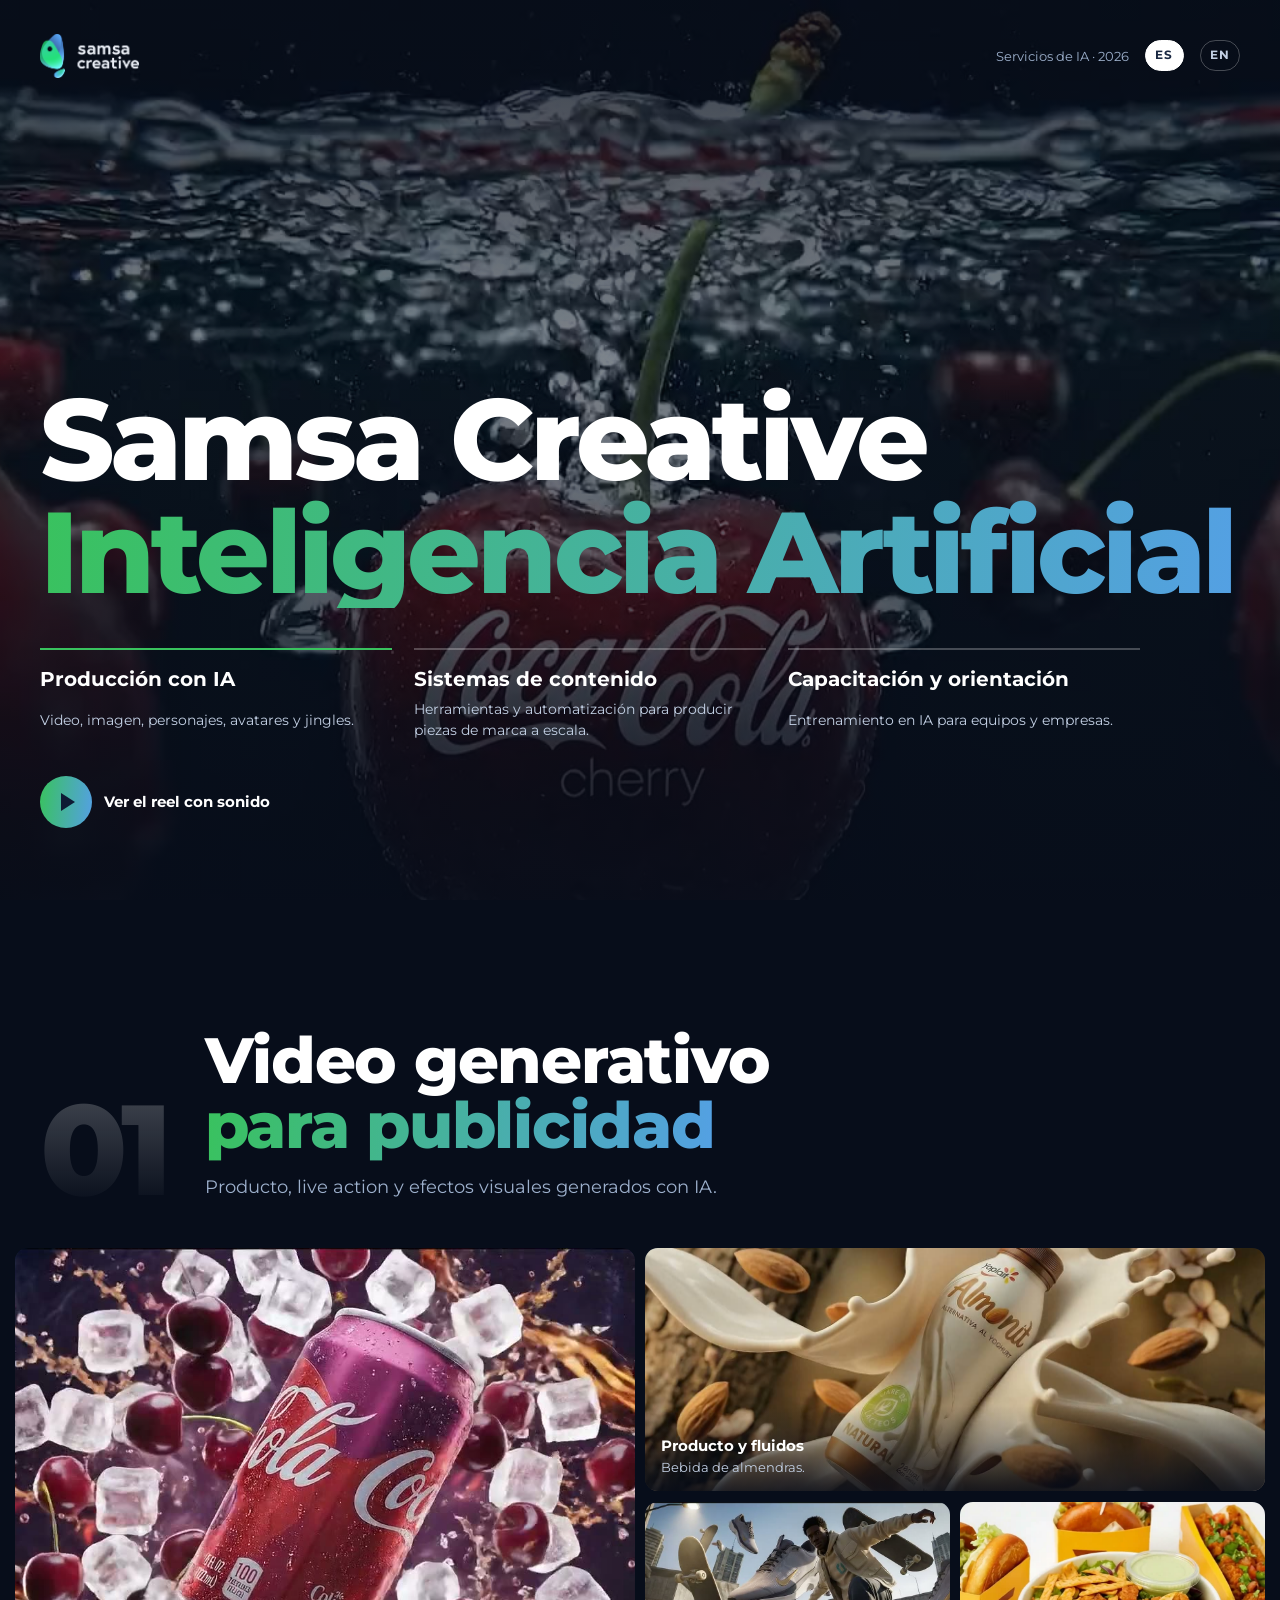
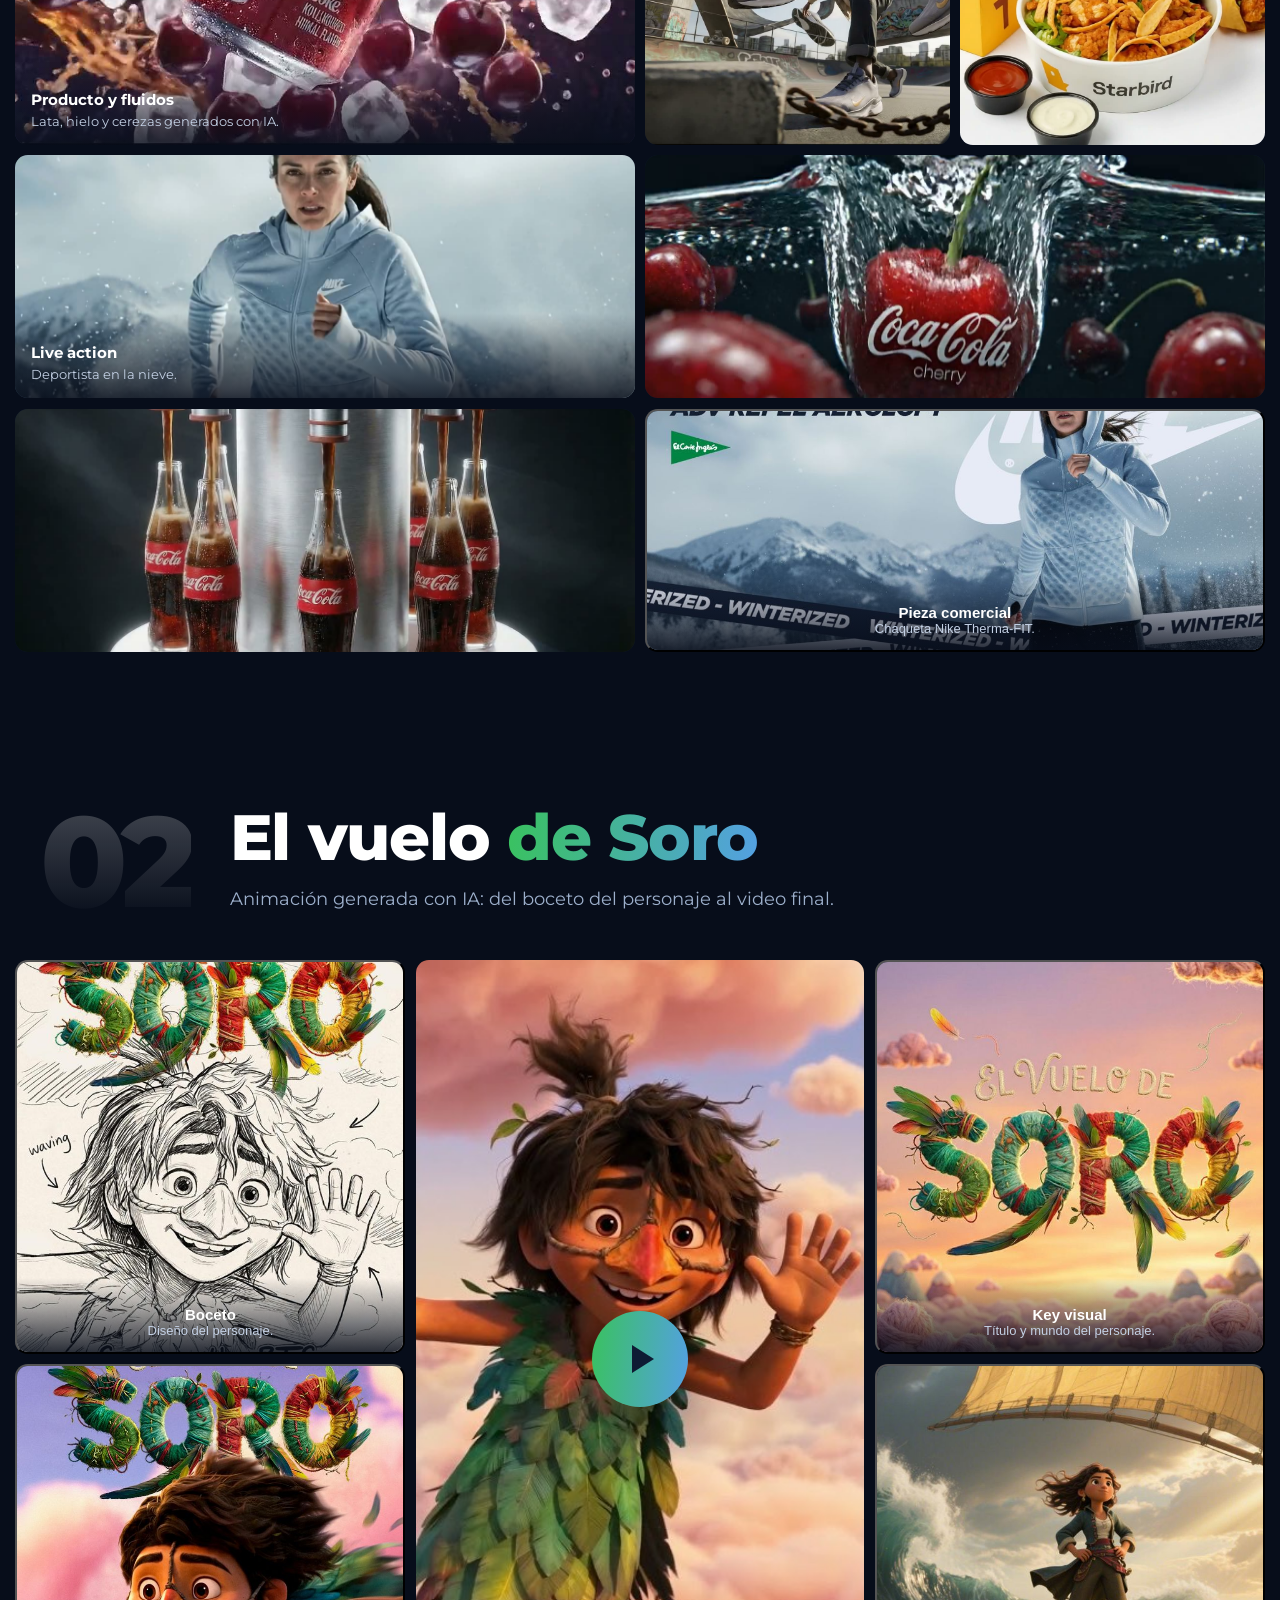
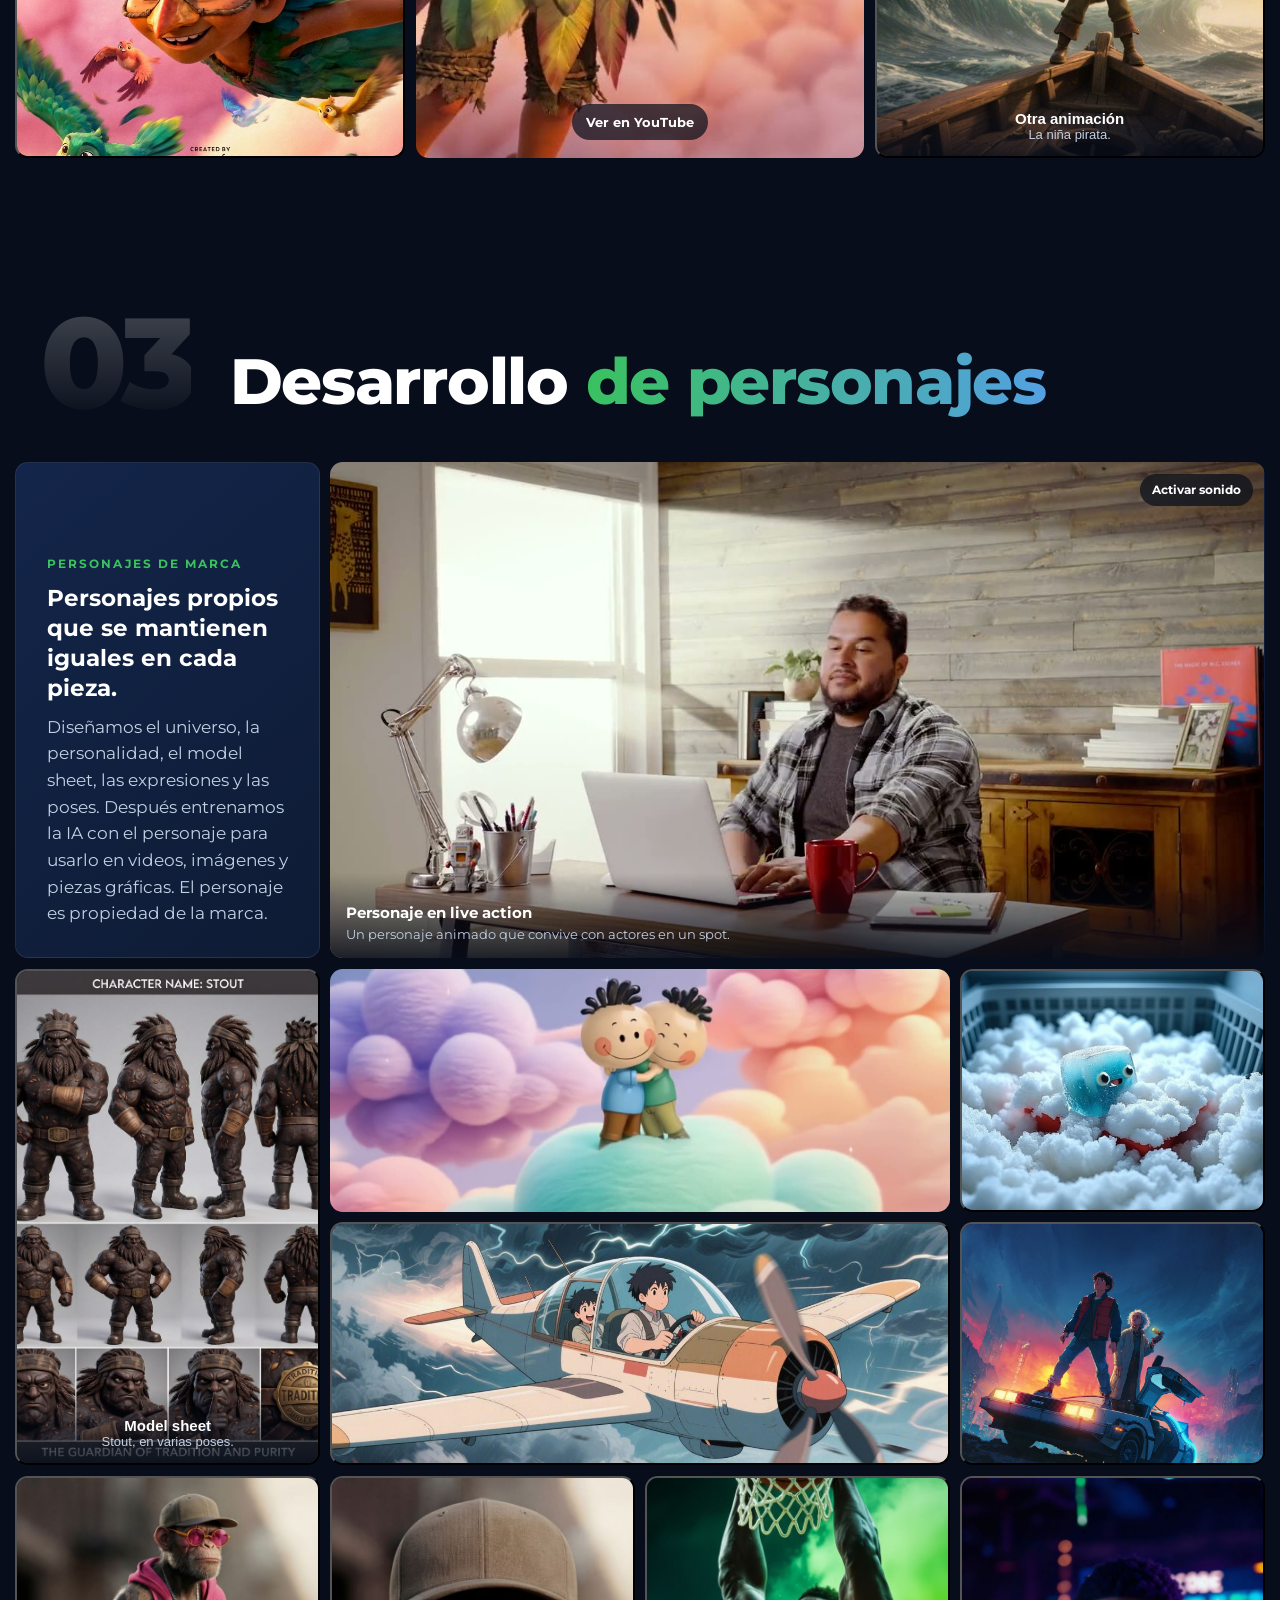
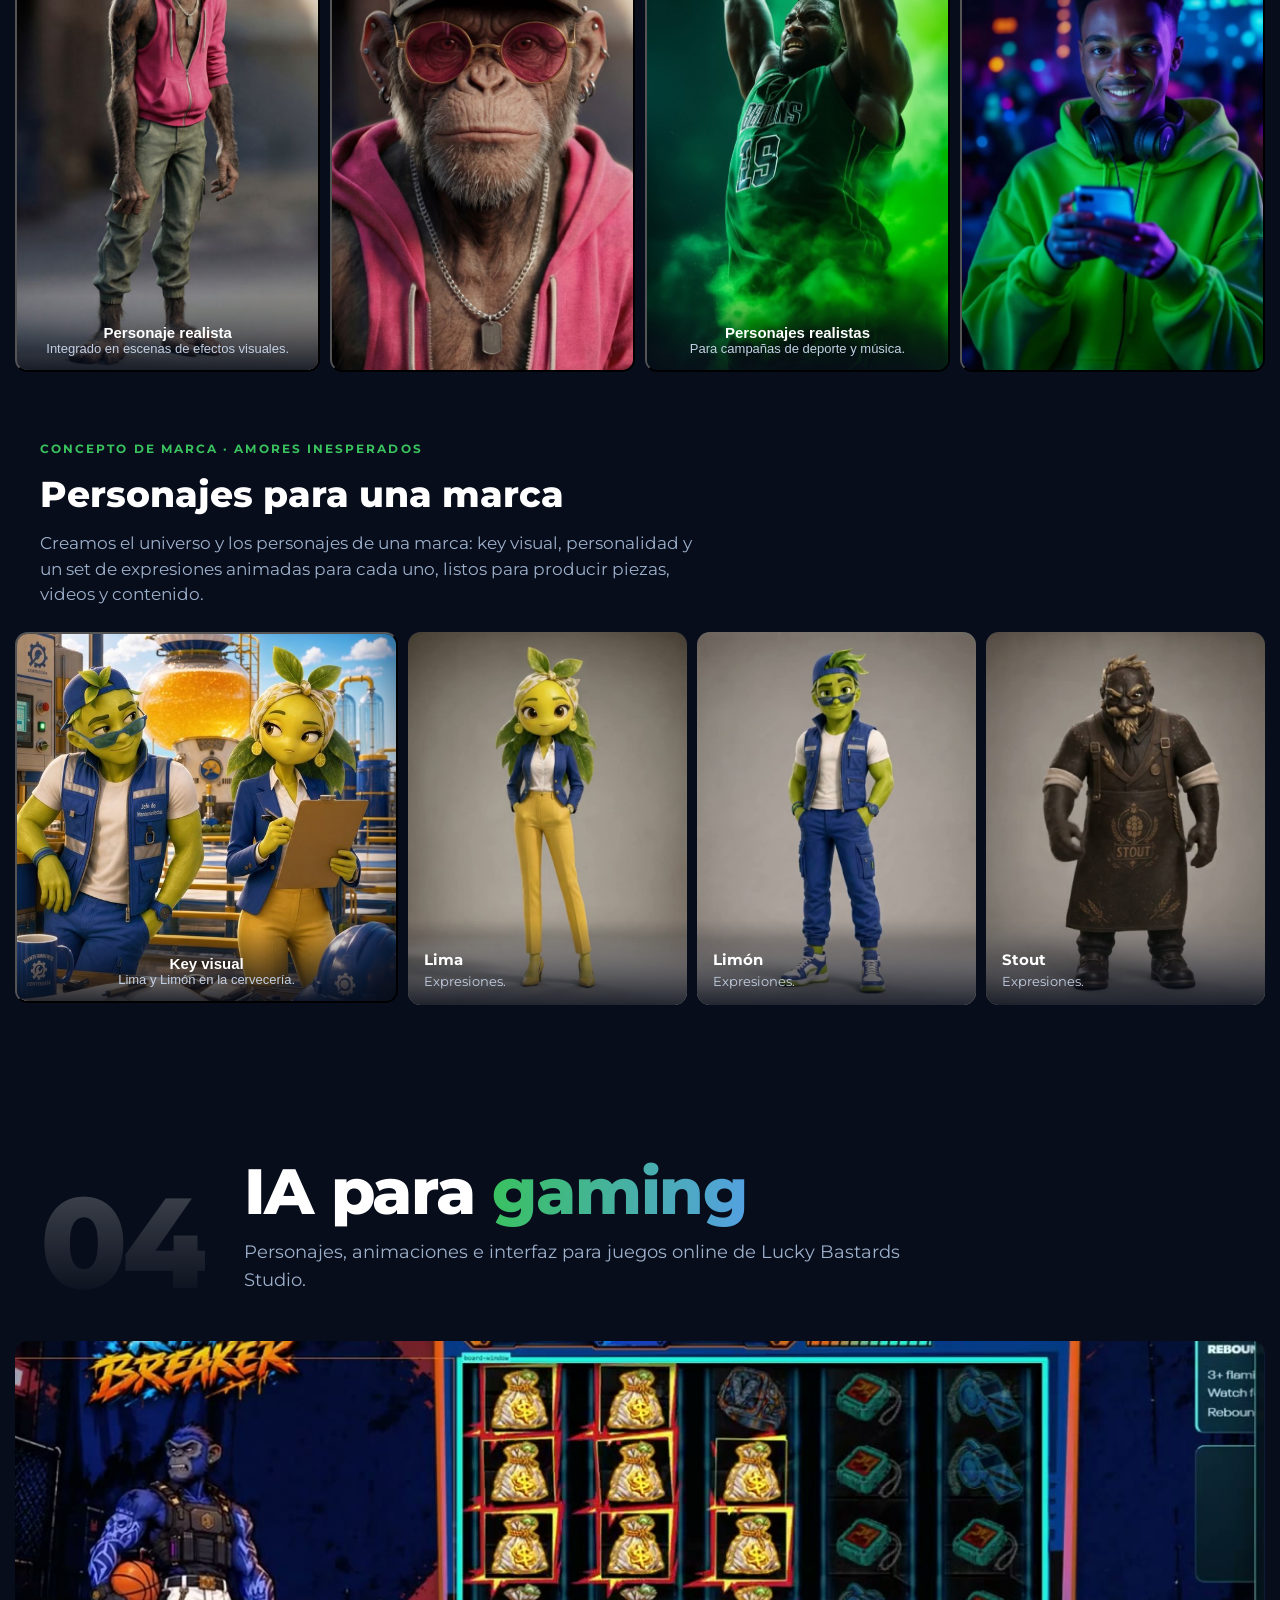
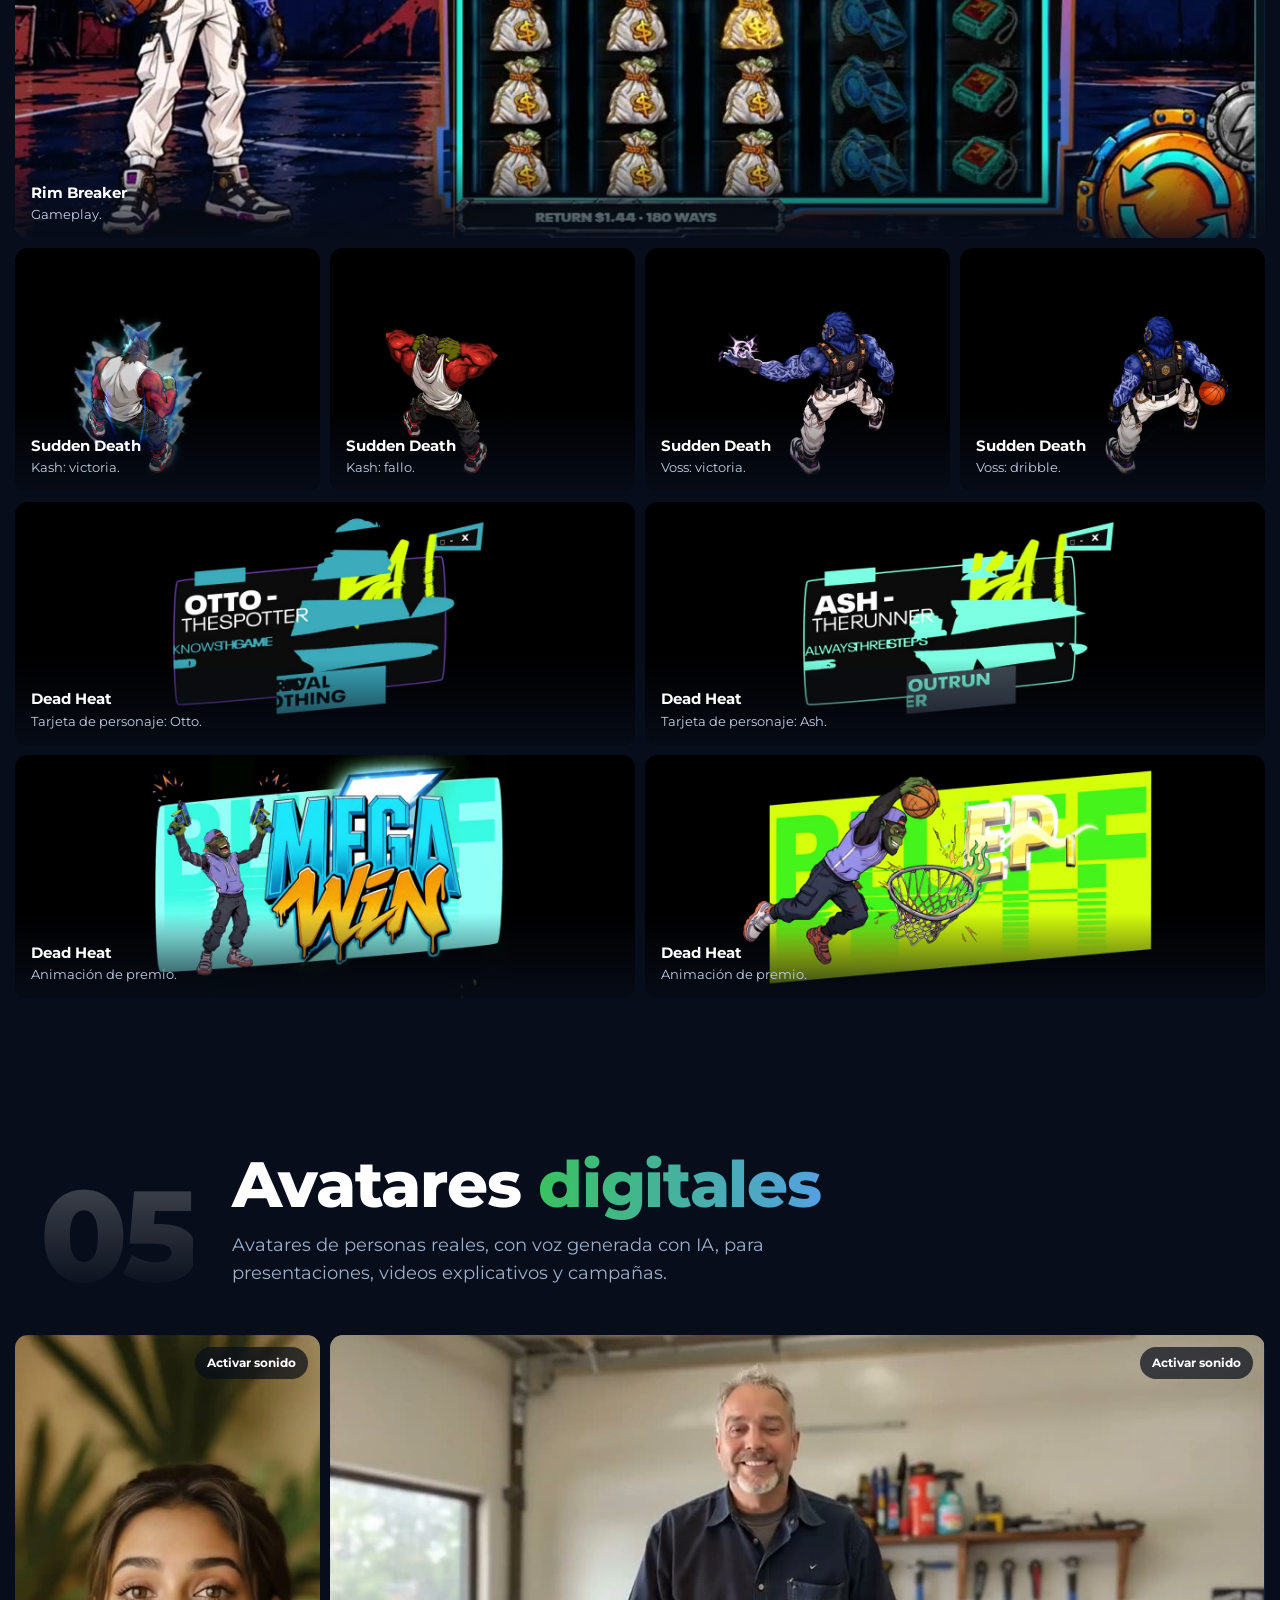
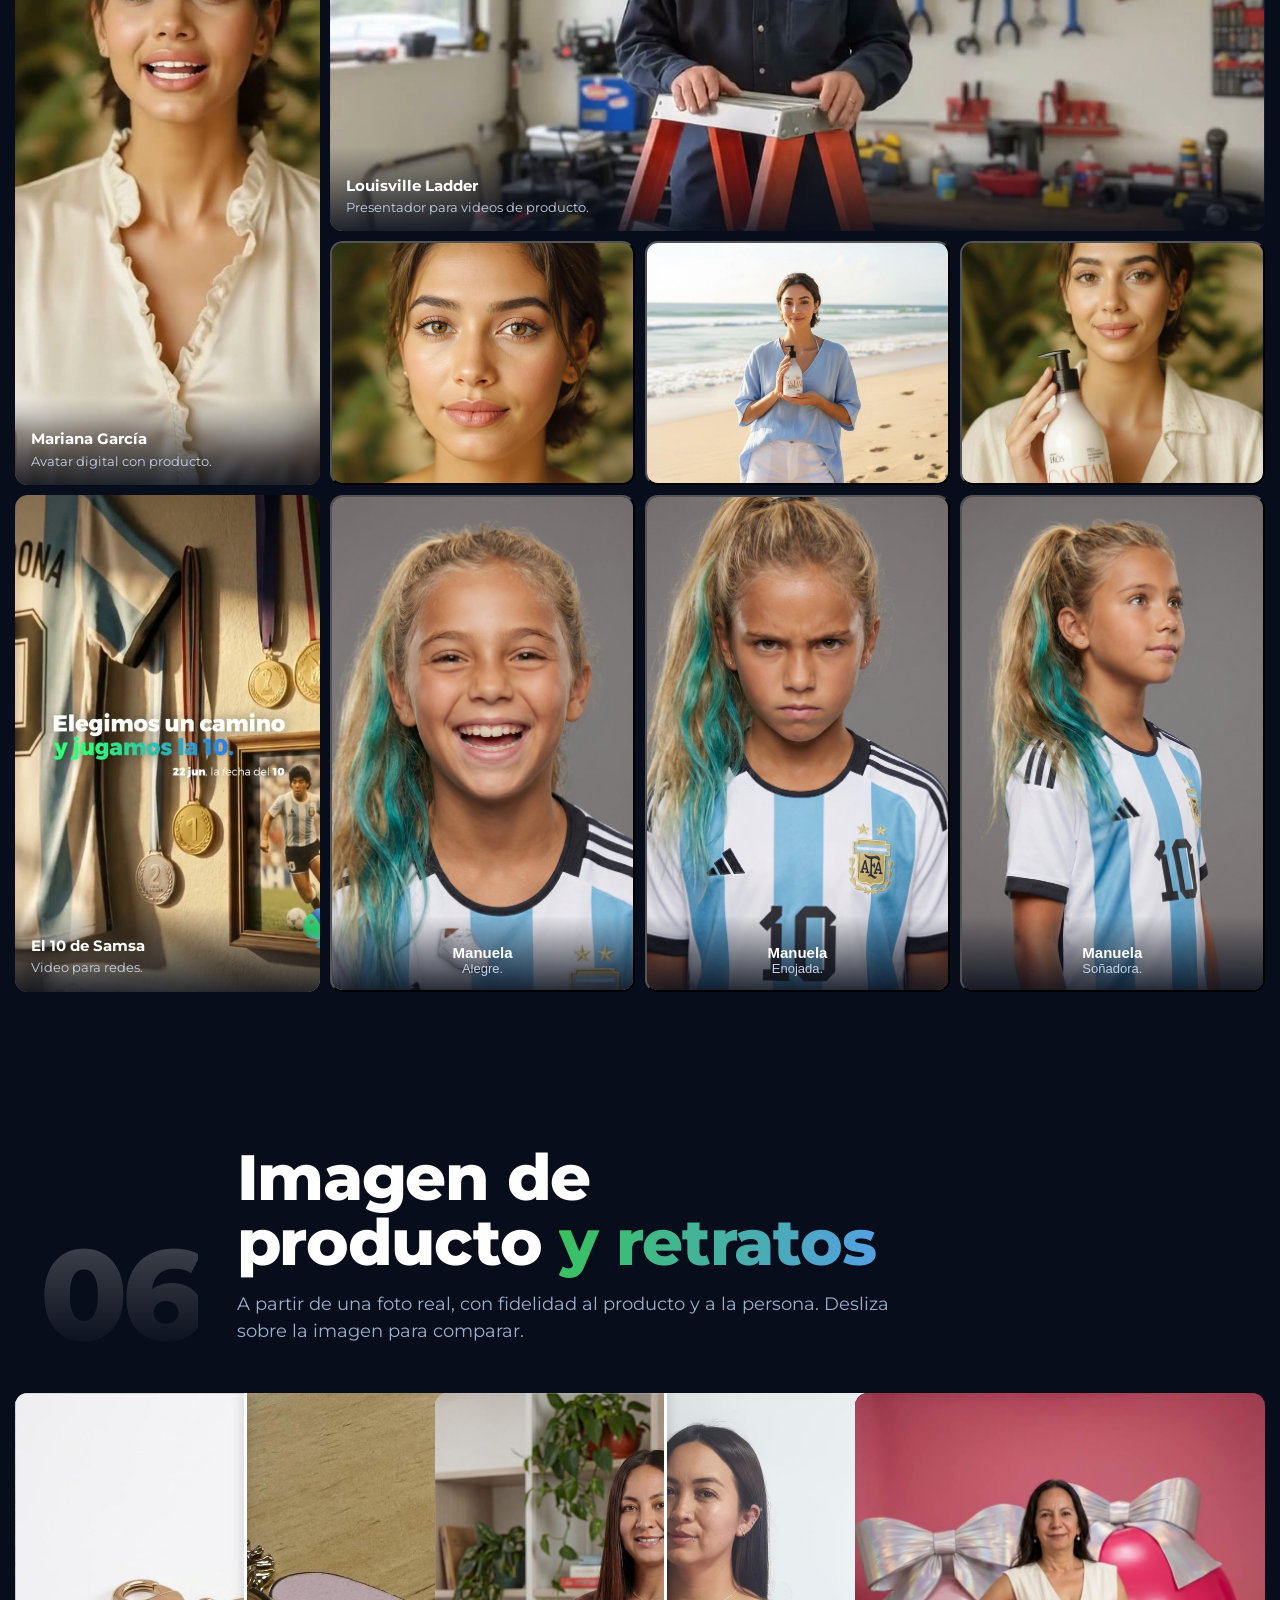
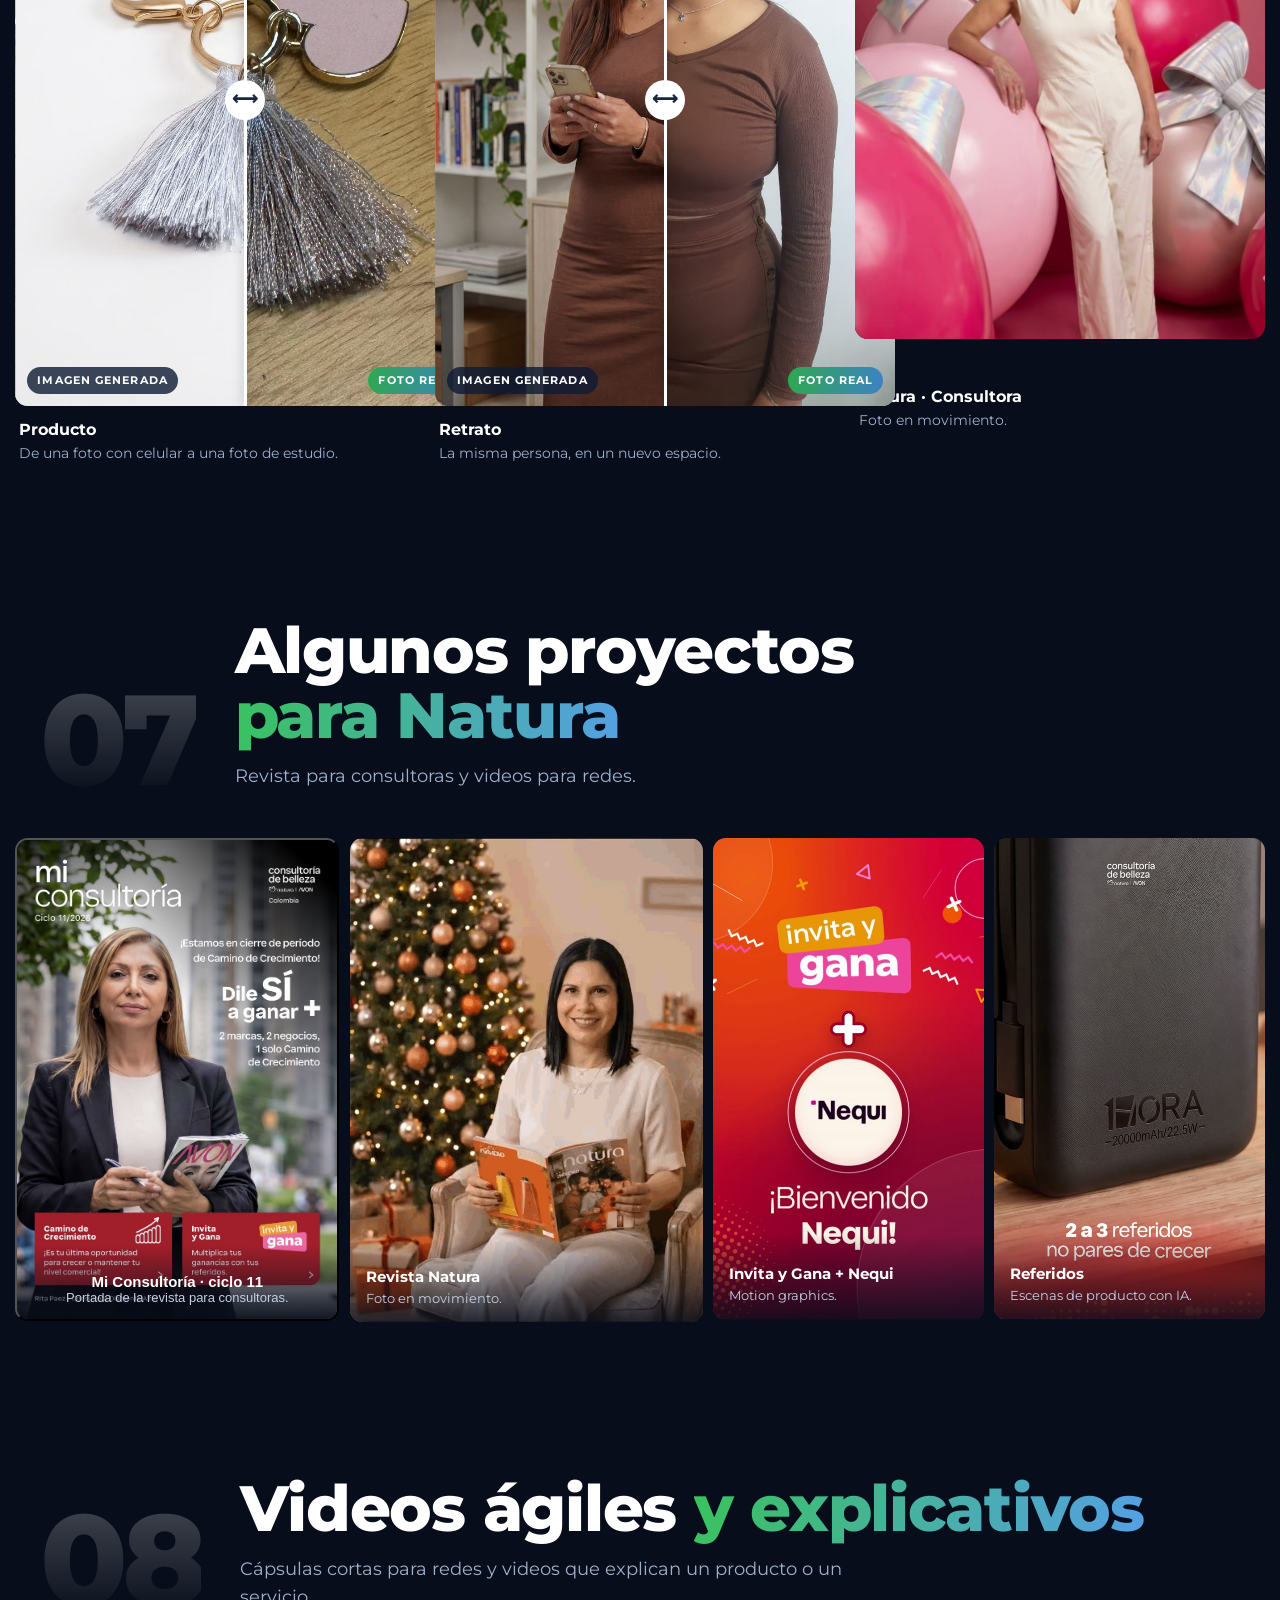
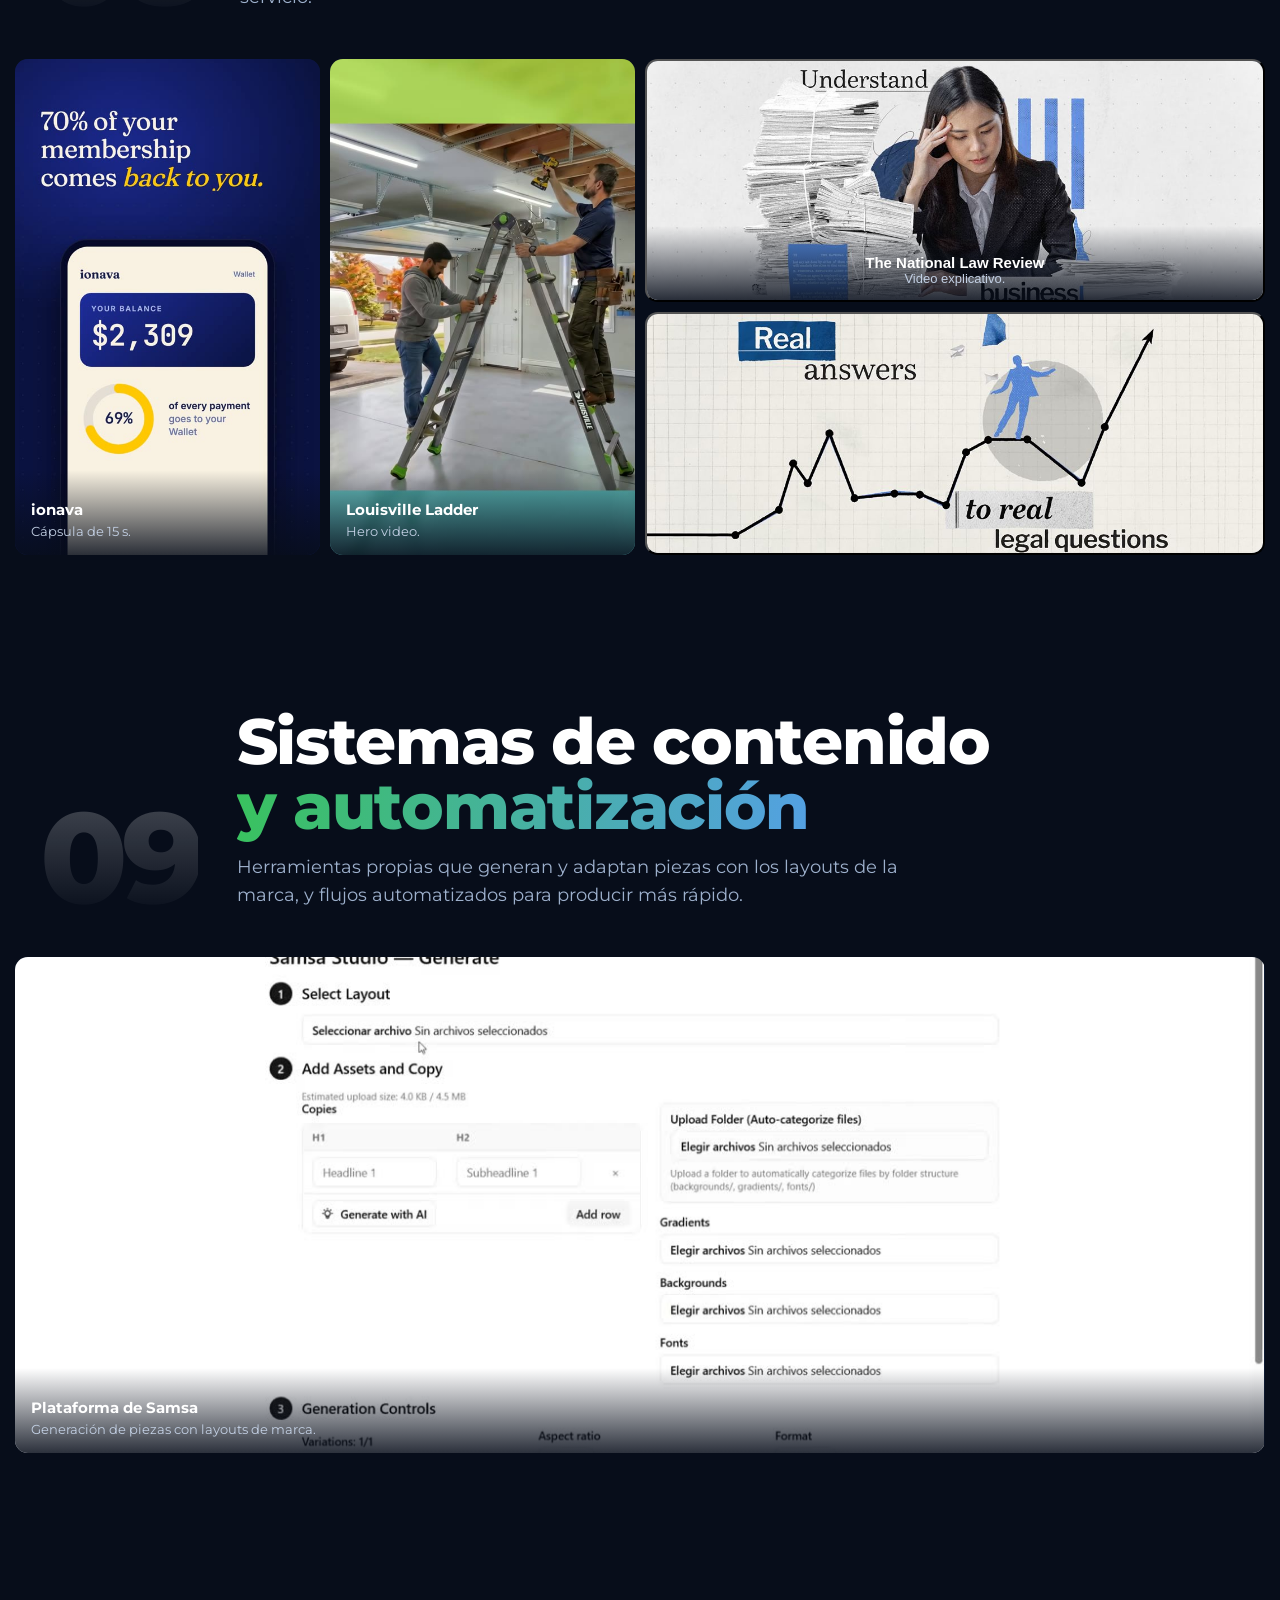
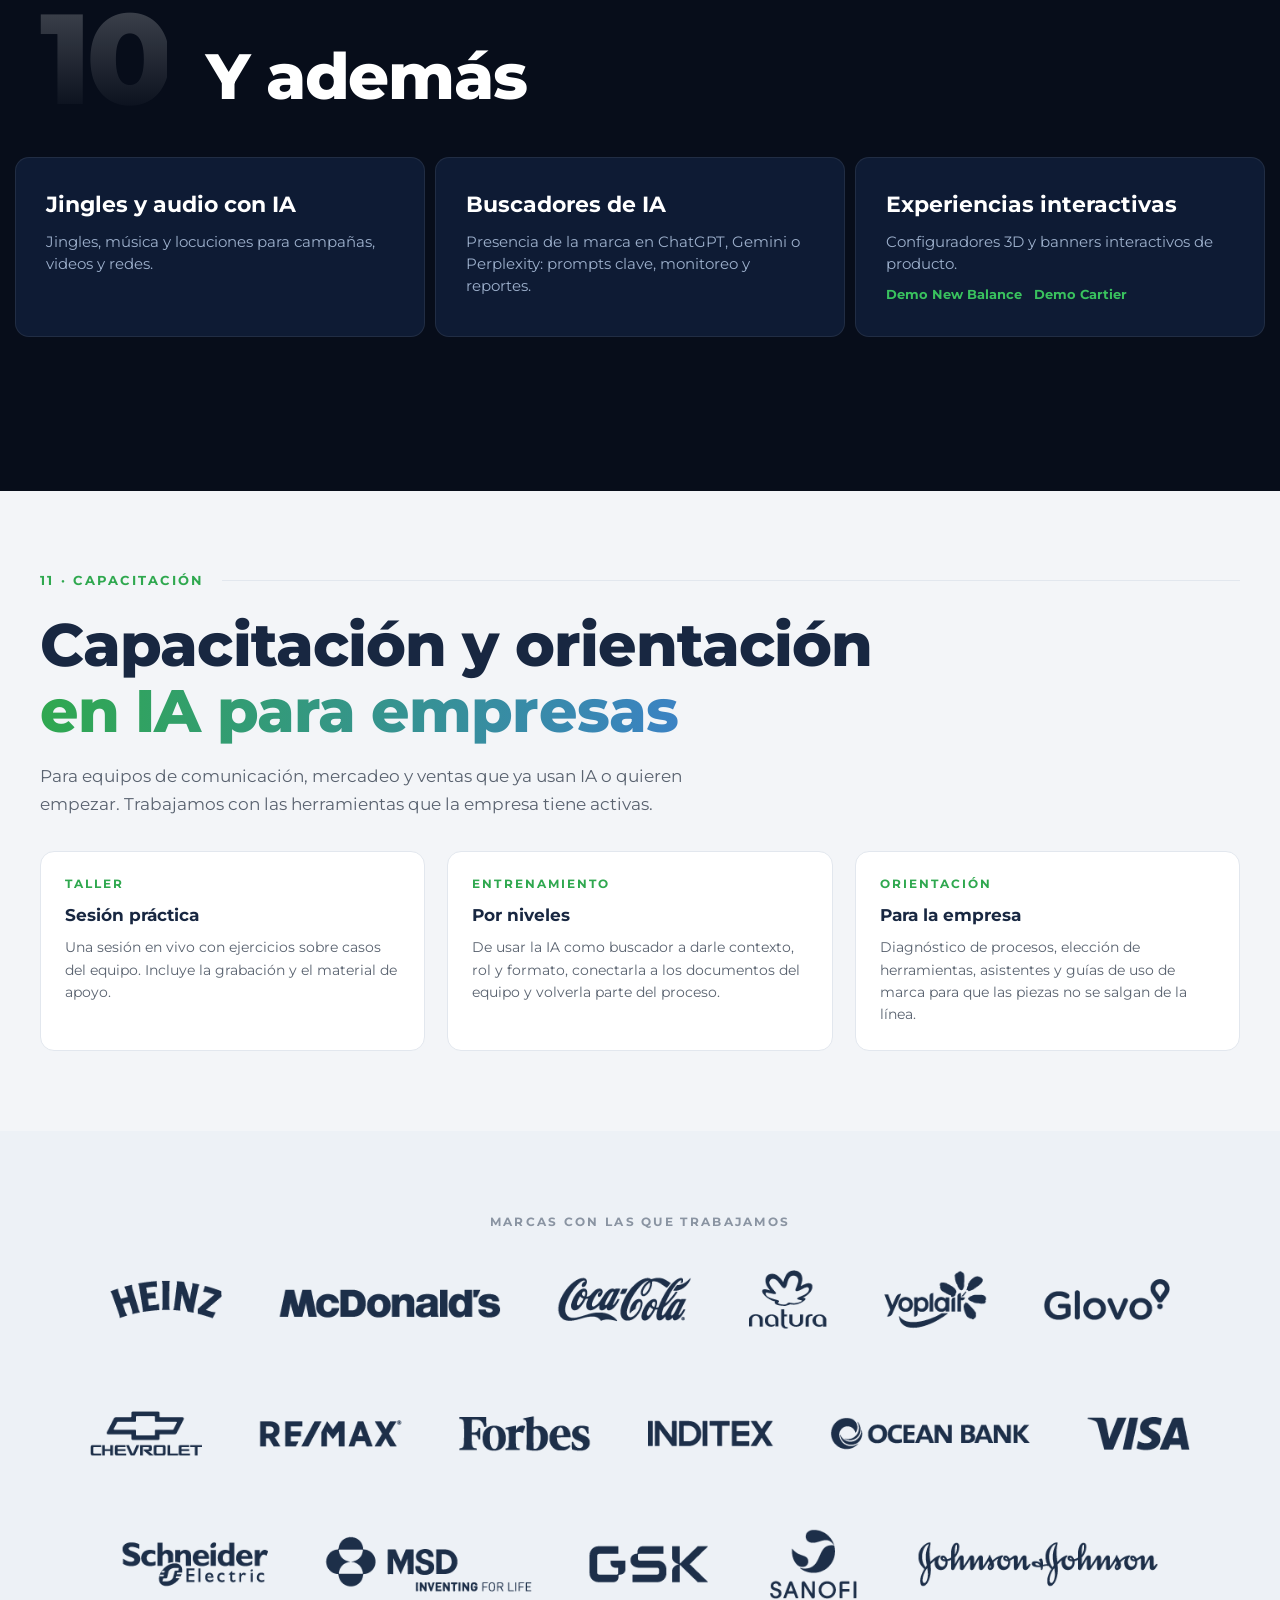
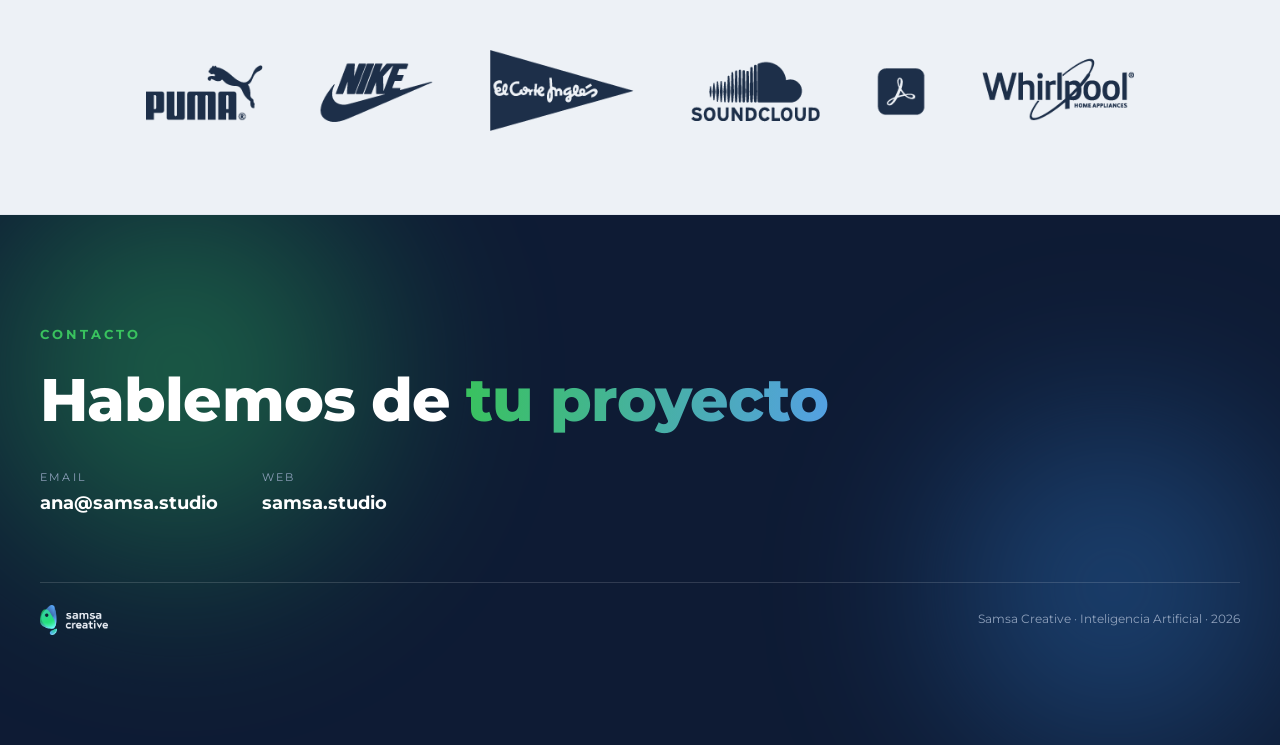
<file: index.html>
<!DOCTYPE html>
<html lang="es">
<head>
<meta charset="utf-8">
<meta name="viewport" content="width=device-width, initial-scale=1, viewport-fit=cover">
<title>Samsa · IA generativa</title>
<meta name="robots" content="noindex">
<meta name="description" content="Servicios de inteligencia artificial de Samsa Creative: video, imagen, personajes, avatares, sistemas de contenido y capacitación para empresas.">
<link rel="stylesheet" href="https://fonts.googleapis.com/css2?family=Montserrat:ital,wght@0,400;0,500;0,600;0,700;0,800;1,400&display=swap">
<style>

/* Layout: línea de landings Samsa (hero navy con aurora, bloques claros, rótulos verdes, titulares con degradé). El concepto a crayón entra como una hoja de papel dentro de ese sistema. */
:root{
  --ground:#F3F5F8; --tint:#EDF1F6; --card:#fff; --line:#E2E7EE;
  --ink:#182741; --hero:#0E1B34; --muted:#59626F; --label:#8A94A2;
  --green:#2FA84F; --green-br:#39C25E; --blue:#3B82C4; --blue-br:#54A0E4;
  --paper:#f6f1e8; --teal:#5f9c9a;
  --sans:'Montserrat',-apple-system,BlinkMacSystemFont,'Segoe UI','Helvetica Neue',Arial,sans-serif;
  color-scheme:light;
}
*{box-sizing:border-box}
body{margin:0;background:var(--ground);color:var(--ink);font-family:var(--sans);font-size:16px;line-height:1.55;-webkit-font-smoothing:antialiased}
img{max-width:100%;display:block}
p{margin:0} h1,h2,h3{margin:0;text-wrap:balance}
.wrap{max-width:960px;margin:0 auto;padding-inline:clamp(16px,4vw,40px)}
.wide{max-width:1280px;margin:0 auto;padding-inline:clamp(16px,4vw,40px)}
.num{font-variant-numeric:tabular-nums}
.grad{padding-right:.03em;background:linear-gradient(96deg,var(--green),var(--blue));-webkit-background-clip:text;background-clip:text;color:transparent}

/* hero */
.hero{position:relative;background:var(--hero);color:#fff;overflow:hidden}
.hero__inner{position:relative;z-index:2;max-width:1280px;margin:0 auto;padding:34px clamp(16px,4vw,40px) clamp(44px,6vw,72px)}
.hero__bar{display:flex;align-items:center;justify-content:space-between;gap:20px;flex-wrap:wrap}
.hero__logo{height:clamp(38px,3.4vw,50px);width:auto}
.hero__date{font-size:13px;color:#9DB0CC}
.hero__grid{display:grid;grid-template-columns:minmax(0,1fr) minmax(0,1.15fr);gap:clamp(28px,4vw,64px);align-items:center;margin-top:clamp(40px,6vw,80px)}
.hero__eyebrow{font-size:12.5px;font-weight:700;letter-spacing:.24em;text-transform:uppercase;color:var(--green-br);margin:0 0 22px}
.hero__title{font-weight:800;font-size:clamp(44px,6.6vw,88px);line-height:1.04;letter-spacing:-.03em}
.hero__title .grad{background:linear-gradient(96deg,var(--green-br),var(--blue-br));-webkit-background-clip:text;background-clip:text}
.hero__sub{max-width:38ch;color:#C3D0E4;font-size:clamp(15px,1.5vw,18px);font-weight:500;line-height:1.5;margin-top:28px;padding-top:24px;border-top:1px solid rgba(255,255,255,.18)}
.facts{display:flex;flex-wrap:wrap;gap:14px 40px;margin-top:32px}
.fact{display:flex;flex-direction:column;gap:3px}
.fact__v{font-size:clamp(24px,3vw,34px);font-weight:400;line-height:1;color:#fff}
.fact:first-child .fact__v{color:var(--green-br)}
.fact__k{font-size:11px;letter-spacing:.14em;text-transform:uppercase;color:#8FA1BC}
.hero__fig{margin:0;border-radius:14px;overflow:hidden;box-shadow:0 30px 60px -30px rgba(0,0,0,.6)}
.hero__fig img{width:100%;height:auto}
.hero__fig figcaption{background:rgba(255,255,255,.06);color:#9DB0CC;font-size:12px;padding:10px 14px;letter-spacing:.04em}
.aurora{position:absolute;inset:0;z-index:1;overflow:hidden}
.blob{position:absolute;border-radius:50%;filter:blur(70px);opacity:.5}
.blob.b1{width:52vw;height:52vw;left:-12vw;top:-14vw;background:radial-gradient(circle,#2EBE63,transparent 62%)}
.blob.b2{width:46vw;height:46vw;right:-10vw;top:6vw;background:radial-gradient(circle,#2F79C8,transparent 62%)}
.blob.b3{width:40vw;height:40vw;left:26vw;bottom:-18vw;background:radial-gradient(circle,#1FA0A6,transparent 62%)}
@media (prefers-reduced-motion:no-preference){
  .blob.b1{animation:d1 20s ease-in-out infinite}.blob.b2{animation:d2 24s ease-in-out infinite}.blob.b3{animation:d3 28s ease-in-out infinite}
}
@keyframes d1{50%{transform:translate(6vw,4vw)}}@keyframes d2{50%{transform:translate(-5vw,5vw)}}@keyframes d3{50%{transform:translate(4vw,-4vw)}}

/* bloques */
.block{padding-block:clamp(56px,8vw,88px)}
.block--tint{background:var(--tint)}
.block--paper{background:var(--paper)}
.seclabel{font-size:12.5px;font-weight:700;letter-spacing:.18em;text-transform:uppercase;color:var(--green);margin:0 0 30px;display:flex;align-items:center;gap:18px}
.seclabel::after{content:"";flex:1;height:1px;background:var(--line)}
.block--paper .seclabel::after{background:#e2d9c8}
.bigt{font-weight:800;font-size:clamp(32px,4.8vw,60px);line-height:1.1;letter-spacing:-.015em}
.body-lg{font-size:17px;color:var(--muted);line-height:1.68;max-width:62ch;margin-top:24px}
.body-lg p+p{margin-top:15px}

/* reel */
.reel{display:block;position:relative;overflow:hidden;background:var(--hero);color:#fff;text-decoration:none}
.reel img{width:100%;aspect-ratio:21/9;object-fit:cover;transition:transform .7s cubic-bezier(.22,1,.36,1)}
.reel:hover img,.reel:focus-visible img{transform:scale(1.03)}
.reel__bar{position:absolute;left:0;right:0;bottom:0;display:flex;align-items:flex-end;justify-content:space-between;gap:18px;flex-wrap:wrap;padding:clamp(18px,4vw,54px);background:linear-gradient(to top,rgba(14,27,52,.92),rgba(14,27,52,.3) 70%,transparent)}
.reel__l b{display:block;font-weight:700;font-size:clamp(22px,4vw,48px);line-height:1.14;letter-spacing:-.015em}
.reel__l span{font-size:clamp(13px,1.4vw,16px);color:#AEBED4;display:block;margin-top:7px;max-width:44ch}
.cta{display:inline-flex;align-items:center;gap:9px;padding:11px 22px;border-radius:40px;background:linear-gradient(96deg,var(--green-br),var(--blue-br));color:#0E1B34;font-weight:800;font-size:13.5px;white-space:nowrap}
.cta::before{content:"";border-left:11px solid #0E1B34;border-top:7px solid transparent;border-bottom:7px solid transparent}

/* quiénes somos */
.cols3{display:grid;grid-template-columns:repeat(3,minmax(0,1fr));gap:22px;margin-top:40px}
.pill{background:var(--card);border:1px solid var(--line);border-radius:14px;padding:28px 28px 30px;position:relative;overflow:hidden;transition:transform .3s cubic-bezier(.22,1,.36,1),box-shadow .3s}
.pill::after{content:"";position:absolute;left:0;right:0;top:0;height:3px;background:linear-gradient(96deg,#39C25E,#54A0E4);opacity:0;transition:opacity .3s}
.pill:hover{transform:translateY(-5px);box-shadow:0 18px 38px rgba(24,39,65,.13)}
.pill:hover::after{opacity:1}
.pill__k{font-size:20px;font-weight:400;line-height:1.2;margin-bottom:12px}
.pill__k .g{color:var(--green)}
.pill p{font-size:14px;color:var(--muted);line-height:1.6}
.pill p+p{margin-top:10px}
.bleed{display:grid;grid-template-columns:repeat(3,minmax(0,1fr));gap:2px;background:var(--line)}
.cell{position:relative;background:var(--card);overflow:hidden}
.cell img{width:100%;aspect-ratio:4/3;object-fit:cover;transition:transform .7s cubic-bezier(.22,1,.36,1)}
.cell:hover img{transform:scale(1.04)}
.cap2{position:absolute;left:0;right:0;bottom:0;padding:clamp(14px,1.8vw,24px);background:linear-gradient(to top,rgba(14,27,52,.93),rgba(14,27,52,.4) 65%,transparent);color:#fff}
.cap2 b{display:block;font-weight:400;font-size:clamp(15px,1.6vw,20px);line-height:1.15}
.cap2 span{display:block;font-size:clamp(11.5px,1.1vw,13px);color:#C3D0E4;margin-top:4px}
.marcas{background:var(--tint);border-bottom:1px solid var(--line);padding-block:clamp(46px,6.5vw,88px)}
.marcas .k{font-size:11.5px;font-weight:700;letter-spacing:.2em;text-transform:uppercase;color:var(--label);text-align:center;margin-bottom:clamp(24px,3vw,40px)}
.marcas img{width:100%;max-width:1100px;margin-inline:auto;height:auto}

/* concepto */
.concept-note{display:inline-flex;align-items:center;gap:10px;margin-top:22px;font-size:13px;color:var(--muted);background:#fff;border:1px solid #e2d9c8;border-radius:40px;padding:8px 16px}
.concept-note b{color:var(--ink)}
.howto{display:flex;align-items:center;gap:12px;margin:clamp(34px,4vw,48px) 0 14px;font-size:14px;font-weight:600;color:var(--ink)}
.howto svg{width:44px;height:20px;flex:none}
.compare{display:grid;grid-template-columns:1fr;gap:clamp(36px,5vw,64px)}
.cap{display:flex;gap:6px 18px;flex-wrap:wrap;align-items:baseline}
.opt{font-size:clamp(22px,2.6vw,30px);font-weight:800;letter-spacing:-.01em;margin-top:clamp(28px,4vw,44px)}
.opt span{display:block;font-size:12px;font-weight:700;letter-spacing:.18em;text-transform:uppercase;color:var(--green);margin-bottom:6px}
.opt2{margin-top:clamp(56px,7vw,88px);padding-top:clamp(8px,2vw,16px);border-top:1px solid #e2d9c8}
.sheet{margin-top:clamp(56px,7vw,88px)}
.sheet h3{font-size:clamp(22px,2.6vw,30px);font-weight:800;letter-spacing:-.01em}
.sheet p{font-size:16px;color:var(--muted);max-width:62ch;margin-top:12px}
.sheet figure{margin:24px 0 0;background:#fff;border:1px solid #e2d9c8;border-radius:14px;overflow:hidden}
.sheet img{width:100%;height:auto}
.sheet-ph{position:relative;margin-top:24px;display:grid;grid-template-columns:repeat(4,minmax(0,1fr));gap:14px;padding:clamp(16px,2.5vw,28px);background:#fff;border:1px solid #e2d9c8;border-radius:14px}
.sheet-ph span{display:flex;align-items:flex-end;justify-content:center;aspect-ratio:3/4;border:2px dashed #d9cfbd;border-radius:10px;padding:12px;font-size:12px;font-weight:700;letter-spacing:.14em;text-transform:uppercase;color:var(--label);background:var(--paper)}
.sheet-ph span.wide2{grid-column:span 2;aspect-ratio:auto;min-height:120px}
.sheet-ph em{position:absolute;top:50%;left:50%;transform:translate(-50%,-50%);font-style:normal;font-size:13px;font-weight:800;letter-spacing:.06em;text-transform:uppercase;padding:10px 18px;border-radius:40px;background:linear-gradient(96deg,var(--green-br),var(--blue-br));color:#0E1B34;white-space:nowrap}
@media (max-width:620px){.sheet-ph{grid-template-columns:repeat(2,minmax(0,1fr))}}
[data-style-only][hidden]{display:none!important}
.ba{position:relative;aspect-ratio:16/9;max-width:100%;overflow:hidden;border-radius:14px;background:#e9e2d4;user-select:none;touch-action:pan-y;cursor:ew-resize;box-shadow:0 20px 40px -26px rgba(24,39,65,.45)}
.ba img{position:absolute;inset:0;width:100%;height:100%;object-fit:cover;pointer-events:none}
.ba .top{clip-path:inset(0 0 0 var(--pos,50%))}
.ba .line{position:absolute;top:0;bottom:0;left:var(--pos,50%);width:3px;margin-left:-1.5px;background:#fff;box-shadow:0 0 0 1px rgba(14,27,52,.25);pointer-events:none}
.ba .knob{position:absolute;top:50%;left:var(--pos,50%);transform:translate(-50%,-50%);display:flex;align-items:center;gap:6px;padding:9px 14px;border-radius:40px;background:linear-gradient(96deg,var(--green-br),var(--blue-br));color:#0E1B34;font-size:12px;font-weight:800;letter-spacing:.06em;text-transform:uppercase;white-space:nowrap;box-shadow:0 6px 18px rgba(14,27,52,.35);pointer-events:none}
.ba .knob svg{width:14px;height:14px}
.ba input{position:absolute;inset:0;width:100%;height:100%;opacity:0;margin:0;pointer-events:none}
.ba input:focus-visible ~ .knob{outline:3px solid var(--ink);outline-offset:3px}
.ba .tag{position:absolute;top:12px;font-size:10.5px;letter-spacing:.18em;text-transform:uppercase;font-weight:700;padding:6px 10px;border-radius:30px;pointer-events:none}
.ba .tag.l{left:12px;background:rgba(14,27,52,.78);color:#fff}
.ba .tag.r{right:12px;background:rgba(255,255,255,.92);color:var(--ink)}
.ba.touched .knob span{display:none}
.cap{margin-top:14px;display:grid;gap:4px}
.cap b{font-size:15px}
.cap p{font-size:14px;color:var(--muted)}
.traits{display:grid;grid-template-columns:repeat(3,minmax(0,1fr));gap:22px;margin-top:clamp(36px,4vw,52px)}
.trait{background:#fff;border:1px solid #e2d9c8;border-radius:14px;padding:24px;display:grid;gap:8px;align-content:start;min-width:0}
.trait h3{font-size:17px;font-weight:700}
.trait p{font-size:14px;color:var(--muted);line-height:1.6}
.swatches{display:flex;flex-wrap:wrap;gap:6px;margin-top:4px}
.swatches i{width:26px;height:26px;border-radius:50%;display:block;box-shadow:inset 0 0 0 1px rgba(24,39,65,.12)}

/* desglose */
.tbl-wrap{overflow-x:auto;margin-top:36px;background:#fff;border:1px solid var(--line);border-radius:14px}
table{width:100%;border-collapse:collapse;font-variant-numeric:tabular-nums;min-width:440px}
th{font-size:11px;letter-spacing:.16em;text-transform:uppercase;font-weight:700;color:var(--label);text-align:right;padding:16px 20px;border-bottom:1px solid var(--line)}
th:first-child,td:first-child{text-align:left}
td{padding:16px 20px;text-align:right;border-bottom:1px solid var(--line);font-weight:500}
tfoot td{border-bottom:0;font-weight:800;background:var(--tint)}
.bar{display:block;height:5px;margin-top:8px;border-radius:3px;background:linear-gradient(96deg,var(--green-br),var(--blue-br))}

/* alcance */
.steps{list-style:none;margin:40px 0 0;padding:0;display:grid;grid-template-columns:repeat(5,minmax(0,1fr));gap:1px;background:var(--line);border:1px solid var(--line);border-radius:14px;overflow:hidden;counter-reset:s}
.steps li{background:#fff;padding:22px 20px 24px;display:grid;gap:6px;align-content:start;counter-increment:s;min-width:0}
.steps li::before{content:"0" counter(s);font-size:12px;font-weight:700;letter-spacing:.16em;color:var(--green)}
.steps b{font-size:15px}
.steps span{font-size:13px;color:var(--muted);line-height:1.5}

/* equipo */
.team{display:grid;grid-template-columns:repeat(4,minmax(0,1fr));gap:22px;margin-top:40px}
.team .pill__k{font-size:18px}
.aside{margin-top:22px;font-size:14px;color:var(--muted);font-style:italic}

/* inversión */
.price{background:var(--hero);color:#fff;border-radius:18px;padding:clamp(26px,4vw,52px);display:grid;grid-template-columns:minmax(0,1.2fr) minmax(0,1fr);gap:clamp(26px,4vw,56px);position:relative;overflow:hidden}
.price .seclabel{color:var(--green-br)}
.price .seclabel::after{background:rgba(255,255,255,.15)}
.price .bigt{color:#fff;font-size:clamp(28px,3.8vw,46px)}
.price .grad{background:linear-gradient(96deg,var(--green-br),var(--blue-br));-webkit-background-clip:text;background-clip:text}
.price .body-lg{color:#C3D0E4;font-size:16px}
.opts{display:grid;gap:18px;align-content:start;min-width:0}
.optd{font-size:14px;line-height:1.55;color:#C3D0E4;margin:0}
.optk{font-size:12px;font-weight:800;letter-spacing:.16em;text-transform:uppercase;color:var(--green-br)}
.calc{background:rgba(255,255,255,.06);border:1px solid rgba(255,255,255,.14);border-radius:14px;padding:24px;display:grid;gap:16px;align-content:start;min-width:0}
.calc label{font-size:11.5px;letter-spacing:.16em;text-transform:uppercase;color:#9DB0CC;font-weight:700;display:flex;justify-content:space-between;gap:10px}
.calc output{color:#fff;font-size:15px;letter-spacing:0;text-transform:none}
.calc input[type=range]{width:100%;accent-color:var(--green-br)}
.rowv{display:flex;justify-content:space-between;align-items:baseline;gap:12px;border-top:1px solid rgba(255,255,255,.14);padding-top:14px;font-variant-numeric:tabular-nums}
.rowv span{font-size:14px;color:#9DB0CC}
.rowv b{font-size:17px}
.rowv.total b{font-size:28px;font-weight:800;color:var(--green-br)}
.calc small{color:#8FA1BC;font-size:12.5px;line-height:1.5}

/* condiciones */
.boxes{display:grid;grid-template-columns:repeat(3,minmax(0,1fr));gap:22px;margin-top:22px}
.boxes:has(.box--cond:only-child){grid-template-columns:1fr}
.box--cond ul{grid-template-columns:repeat(2,minmax(0,1fr));gap:10px 32px}
@media (max-width:700px){.box--cond ul{grid-template-columns:1fr}}
.box{background:#fff;border:1px solid var(--line);border-radius:14px;padding:26px;display:grid;gap:14px;align-content:start;min-width:0}
.box .k{font-size:11.5px;font-weight:700;letter-spacing:.18em;text-transform:uppercase;color:var(--label)}
.box ul{margin:0;padding:0;list-style:none;display:grid;gap:10px}
.box li{position:relative;padding-left:18px;font-size:14px;color:var(--muted);line-height:1.55}
.box li::before{content:"";position:absolute;left:0;top:.55em;width:8px;height:8px;border-radius:50%;background:linear-gradient(96deg,var(--green-br),var(--blue-br))}
.box li b{color:var(--ink)}

/* cierre */
.close{position:relative;background:var(--hero);color:#fff;overflow:hidden}
.close .inner{position:relative;z-index:2;padding-block:clamp(64px,9vw,110px)}
.close .bigt{color:#fff}
.close .bigt .grad{background:linear-gradient(96deg,var(--green-br),var(--blue-br));-webkit-background-clip:text;background-clip:text}
.contact{display:flex;gap:44px;flex-wrap:wrap;margin-top:36px}
.contact div{display:grid;gap:4px}
.contact span{font-size:11px;letter-spacing:.2em;text-transform:uppercase;color:#8FA1BC}
.contact b{font-size:18px;user-select:all}
.contact a{color:inherit;text-decoration:none}
.foot{display:flex;justify-content:space-between;align-items:center;gap:16px;flex-wrap:wrap;margin-top:64px;padding-top:22px;border-top:1px solid rgba(255,255,255,.14);font-size:12px;color:#8FA1BC}
.foot img{height:30px;width:auto}

:focus-visible{outline:3px solid var(--blue);outline-offset:3px}
@media (max-width:980px){
  .hero__grid,.price{grid-template-columns:1fr}
  .cols3,.traits,.boxes{grid-template-columns:1fr}
  .team{grid-template-columns:repeat(2,minmax(0,1fr))}
  .steps{grid-template-columns:repeat(2,minmax(0,1fr))}
  .bleed{grid-template-columns:repeat(2,minmax(0,1fr))}
}
@media (max-width:520px){.team,.steps{grid-template-columns:1fr}}


/* ionava: línea Samsa + línea de tiempo de cortes como pieza del hero */
:root{--io-navy:#0B1340;--io-cobalt:#1E2D9C;--io-gold:#FFC801}
html{background:var(--ground)}
.tk{font-size:11.5px;font-weight:700;letter-spacing:.18em;text-transform:uppercase;color:var(--green)}
.traits{grid-template-columns:repeat(4,minmax(0,1fr))}
.trait{border-color:var(--line)}
.quote{margin:34px 0 0;padding:4px 0 4px 22px;border-left:3px solid var(--green-br);font-size:clamp(18px,2vw,22px);font-weight:700;line-height:1.45;max-width:48ch;color:var(--ink)}
/* hero: cortes */
.cut{margin:0;background:rgba(255,255,255,.05);border:1px solid rgba(255,255,255,.14);border-radius:14px;padding:clamp(18px,2.5vw,28px);display:grid;gap:10px;min-width:0}
.cut__head{display:flex;justify-content:space-between;gap:10px;font-size:11px;font-weight:700;letter-spacing:.16em;text-transform:uppercase;color:#9DB0CC}
.cut__head span:last-child{color:var(--green-br)}
.cut__bar{display:grid;gap:3px;margin-bottom:8px}
.cut__bar.a{grid-template-columns:repeat(6,minmax(0,1fr))}
.cut__bar.b{grid-template-columns:repeat(4,minmax(0,1fr));width:66.666%}
.cut__bar span{min-width:0;height:62px;display:flex;align-items:flex-end;padding:8px;border-radius:6px;font-size:11.5px;font-weight:700;line-height:1.2;color:#fff;background:linear-gradient(160deg,var(--io-cobalt),var(--io-navy));border-top:3px solid var(--green-br);overflow-wrap:anywhere}
.cut__bar.b span{border-top-color:var(--blue-br)}
.cut__ruler{display:grid;grid-template-columns:repeat(6,1fr) auto;font-size:10.5px;color:#8FA1BC;border-top:1px dashed rgba(255,255,255,.2);padding-top:6px}
.cut figcaption{font-size:12.5px;color:#9DB0CC;line-height:1.5;margin-top:4px}
/* contenido */
.vids{display:grid;grid-template-columns:3fr 2fr;gap:22px;margin-top:40px}
.vid{background:#fff;border:1px solid var(--line);border-radius:14px;padding:26px;min-width:0}
.vid__h{display:grid;gap:4px;padding-bottom:16px;border-bottom:1px solid var(--line)}
.vid__h h3{font-size:19px;font-weight:800}
.caps{list-style:none;margin:0;padding:0;counter-reset:c}
.caps[start="7"]{counter-reset:c 6}
.caps li{counter-increment:c;display:grid;grid-template-columns:38px 1fr;column-gap:8px;padding:14px 0;border-bottom:1px dashed var(--line)}
.caps li:last-child{border-bottom:0;padding-bottom:0}
.caps li::before{content:counter(c,decimal-leading-zero);grid-row:span 2;font-size:12px;font-weight:700;letter-spacing:.12em;color:var(--green);padding-top:2px}
.caps b{font-size:15px}
.caps p{font-size:14px;color:var(--muted);line-height:1.55}
/* niveles */
.levels{display:grid;grid-template-columns:1fr 1fr;gap:22px;margin-top:40px}
.level{background:#fff;border:1px solid var(--line);border-radius:14px;padding:clamp(24px,3vw,36px);display:grid;gap:12px;align-content:start;min-width:0}
.level h3{font-size:clamp(24px,2.8vw,32px);font-weight:800;letter-spacing:-.01em}
.level__d{font-size:15px;color:var(--muted);line-height:1.6}
.level ul{margin:4px 0 0;padding:0;list-style:none;display:grid;gap:8px}
.level li{position:relative;padding-left:18px;font-size:14px;color:var(--muted)}
.level li::before{content:"";position:absolute;left:0;top:.55em;width:8px;height:8px;border-radius:50%;background:linear-gradient(96deg,var(--green-br),var(--blue-br))}
.level__p{display:flex;justify-content:space-between;align-items:baseline;gap:12px;margin-top:10px;padding-top:18px;border-top:1px solid var(--line)}
.level__p span{font-size:13px;color:var(--label);font-weight:600}
.level__p b{font-size:clamp(28px,3.4vw,40px);font-weight:800;color:var(--ink)}
.level--hi{background:var(--hero);border-color:var(--hero);color:#fff}
.level--hi .tk{color:var(--green-br)}
.level--hi .level__d,.level--hi li{color:#C3D0E4}
.level--hi .level__p{border-top-color:rgba(255,255,255,.15)}
.level--hi .level__p b{color:#fff}
.level--hi .level__p span{color:#8FA1BC}
/* mensualidad */
.plans{display:grid;grid-template-columns:repeat(3,minmax(0,1fr));gap:22px;margin-top:40px}
.plan{background:#fff;border:1px solid var(--line);border-radius:14px;padding:24px;display:grid;gap:6px;min-width:0}
.plan b{font-size:clamp(26px,3vw,34px);font-weight:800}
.plan__m{font-size:13.5px;color:var(--muted)}
.plan--on{background:var(--hero);border-color:var(--hero);color:#fff}
.plan--on .tk{color:var(--green-br)}
.plan--on .plan__m{color:#C3D0E4}
.menu-grid{display:grid;grid-template-columns:1fr 1fr;gap:22px;margin-top:22px}
table.menu{min-width:0}
table.menu td{padding:12px 4px;font-size:14px;color:var(--muted)}
table.menu td:last-child{color:var(--ink);font-weight:800;white-space:nowrap}
.tbl-wrap{border:0;border-radius:0}
/* cronograma */
.tl{list-style:none;margin:36px 0 0;padding:0;background:#fff;border:1px solid var(--line);border-radius:14px;overflow:hidden}
.tl li{display:grid;grid-template-columns:140px 1fr;gap:16px;padding:18px 24px;border-bottom:1px solid var(--line)}
.tl li:last-child{border-bottom:0}
.tl .d{font-size:12px;font-weight:700;letter-spacing:.14em;text-transform:uppercase;color:var(--label);padding-top:2px}
.tl .d.g{color:var(--green)}
.tl b{font-size:15px}
.tl p{font-size:14px;color:var(--muted);margin-top:4px}
.boxes2{display:grid;grid-template-columns:1fr 1.4fr;gap:22px;margin-top:22px}
@media (max-width:980px){.traits{grid-template-columns:1fr 1fr}.vids,.levels,.menu-grid,.boxes2{grid-template-columns:1fr}}
@media (max-width:620px){.traits,.plans{grid-template-columns:1fr}.tl li{grid-template-columns:1fr;gap:4px}.cut__bar span{height:72px;font-size:10.5px;padding:6px}.cut__bar.b{width:100%}.cut__ruler{display:none}}
@media (max-width:620px){.hero__title{font-size:clamp(34px,10vw,44px)}.cut__bar.a{grid-template-columns:repeat(3,minmax(0,1fr))}.cut__bar.b{grid-template-columns:repeat(2,minmax(0,1fr))}.cut__head{flex-wrap:wrap}.hero__date{font-size:12px}}
/* v2 */
.vid--one{margin-top:36px}
.vid--one .caps{display:grid;grid-template-columns:1fr 1fr;column-gap:40px}
.vid--one .caps li:nth-last-child(2){border-bottom:0}
.refs{display:grid;gap:36px;margin-top:36px}
.refs__t{font-size:clamp(20px,2.2vw,26px);font-weight:800;margin-bottom:0}
.refs__g{grid-template-columns:repeat(3,minmax(0,1fr))}
.refs__g span{aspect-ratio:9/16;max-height:340px;width:100%}
.cmp{min-width:460px}
.cmp th,.cmp td{text-align:right}
.cmp th:first-child,.cmp td:first-child{text-align:left}
.cmp td:nth-child(2){color:var(--label);text-decoration:line-through}
.cmp td:nth-child(3){color:var(--green);font-weight:800}
.cmp th:nth-child(3){color:var(--green)}
.months{list-style:none;margin:22px 0 0;padding:0;display:grid;grid-template-columns:repeat(3,minmax(0,1fr));gap:22px}
.months li{background:#fff;border:1px solid var(--line);border-radius:14px;padding:24px;display:grid;gap:6px;align-content:start;min-width:0}
.months b{font-size:17px}
.months p{font-size:14px;color:var(--muted);line-height:1.55}
@media (max-width:980px){.months{grid-template-columns:1fr}}
@media (max-width:620px){.vid--one .caps{grid-template-columns:1fr}.vid--one .caps li:nth-last-child(2){border-bottom:1px dashed var(--line)}.refs__g{grid-template-columns:repeat(3,minmax(0,1fr));gap:8px;padding:12px}.refs__g span{font-size:9px;padding:6px}}
.planbox{margin-top:36px;background:var(--hero);color:#fff;border-radius:14px;padding:clamp(22px,3vw,32px);display:grid;grid-template-columns:auto 1fr;gap:12px 40px;align-items:center}
.planbox .tk{color:var(--green-br);display:block;margin-bottom:6px}
.planbox b{font-size:clamp(30px,4vw,44px);font-weight:800}
.planbox small{font-size:16px;font-weight:500;color:#9DB0CC}
.planbox p{font-size:15px;color:#C3D0E4;max-width:44ch}
.planbox p b{font-size:inherit;color:#fff}
@media (max-width:620px){.planbox{grid-template-columns:1fr}}
.vid--other{margin-top:22px}
.vid__n{font-size:14px;color:var(--muted)}
.others{list-style:none;margin:0;padding:0;display:grid;grid-template-columns:repeat(4,minmax(0,1fr));gap:20px;padding-top:16px}
.others li{display:grid;gap:4px;align-content:start;min-width:0}
.others b{font-size:15px}
.others p{font-size:14px;color:var(--muted);line-height:1.55}
.refs__t .tk{display:block;margin-bottom:4px}
@media (max-width:980px){.others{grid-template-columns:1fr 1fr}}
@media (max-width:620px){.others{grid-template-columns:1fr}}
/* v3: referencias verticales y caminos */
.refrow{display:grid;grid-template-columns:repeat(4,minmax(0,1fr));gap:18px;margin-top:16px}
.ref{display:grid;gap:10px;text-decoration:none;color:var(--ink);min-width:0}
.ref img{width:100%;aspect-ratio:9/16;object-fit:cover;border-radius:12px;box-shadow:0 18px 36px -24px rgba(24,39,65,.5);transition:transform .4s cubic-bezier(.22,1,.36,1)}
.ref:hover img{transform:translateY(-4px)}
.ref span{font-size:13px;color:var(--muted);line-height:1.45}
.ref b{display:block;font-size:14px;color:var(--ink)}
.paths{display:grid;grid-template-columns:1fr 1fr;gap:22px;margin-top:40px}
.path{background:#fff;border:1px solid var(--line);border-radius:14px;padding:clamp(24px,3vw,36px);display:grid;gap:12px;align-content:start;min-width:0}
.path h3{font-size:clamp(22px,2.6vw,30px);font-weight:800;letter-spacing:-.01em}
.path p{font-size:15px;color:var(--muted);line-height:1.6}
.path ul{margin:0;padding:0;list-style:none;display:grid;gap:8px}
.path li{position:relative;padding-left:18px;font-size:14px;color:var(--muted)}
.path li::before{content:"";position:absolute;left:0;top:.55em;width:8px;height:8px;border-radius:50%;background:linear-gradient(96deg,var(--green-br),var(--blue-br))}
.path--hi{background:var(--hero);border-color:var(--hero);color:#fff}
.path--hi .tk{color:var(--green-br)}
.path--hi p,.path--hi li{color:#C3D0E4}
.kvbox{margin-top:22px}
@media (max-width:980px){.refrow{grid-template-columns:repeat(3,minmax(0,1fr))}.paths{grid-template-columns:1fr}}
@media (max-width:620px){.refrow{grid-template-columns:repeat(2,minmax(0,1fr))}}
/* v6: 2 + 2 en una línea */
.refs{grid-template-columns:1fr 1fr;gap:clamp(22px,3vw,40px)}
.refrow{grid-template-columns:1fr 1fr}
@media (max-width:620px){.refs{grid-template-columns:1fr}}
/* v7: recomendación antes de los caminos */
.reco{margin-top:36px;background:#fff;border:1px solid var(--line);border-left:4px solid var(--green-br);border-radius:14px;padding:22px 26px;display:grid;gap:6px;}
.reco p{font-size:16px;color:var(--ink);line-height:1.6;font-weight:500}
.paths{margin-top:22px}
.ref{margin:0}
.ref video{width:100%;aspect-ratio:9/16;object-fit:cover;border-radius:12px;box-shadow:0 18px 36px -24px rgba(24,39,65,.5);background:#0B1340;display:block}
/* v8: explicación por nivel y entregables */
.refs__d{font-size:14.5px;color:var(--muted);line-height:1.55;margin-top:8px;max-width:52ch}
.incl{list-style:none;margin:40px 0 0;padding:0;display:grid;grid-template-columns:repeat(3,minmax(0,1fr));gap:1px;background:var(--line);border:1px solid var(--line);border-radius:14px;overflow:hidden}
.incl li{background:#fff;padding:26px 26px 28px;display:grid;gap:6px;align-content:start;min-width:0}
.incl b{font-size:clamp(18px,1.8vw,22px);font-weight:800;color:var(--ink)}
.incl b::before{content:"";display:block;width:28px;height:4px;border-radius:2px;margin-bottom:14px;background:linear-gradient(96deg,var(--green-br),var(--blue-br))}
.incl span{font-size:14.5px;color:var(--muted);line-height:1.5}
.boxcond{margin-top:22px}
.boxcond ul{grid-template-columns:repeat(2,minmax(0,1fr));gap:10px 32px}
@media (max-width:980px){.incl{grid-template-columns:1fr 1fr}}
@media (max-width:620px){.incl,.boxcond ul{grid-template-columns:1fr}}
.level{display:flex;flex-direction:column}.level__p{margin-top:auto;padding-top:18px}.level ul{margin-bottom:18px}

.boxes2--incl{margin-top:36px}
/* v9: sistema de créditos, equipo, flujo */
.pend{margin-top:16px;border:2px dashed var(--line);border-radius:12px;padding:16px 18px;font-size:14px;color:var(--muted);display:flex;gap:10px;align-items:baseline;flex-wrap:wrap}
.pend b{font-size:11.5px;letter-spacing:.16em;text-transform:uppercase;color:#C77700}
.how{list-style:none;margin:40px 0 0;padding:0;display:grid;grid-template-columns:repeat(3,minmax(0,1fr));gap:22px}
.how li{background:#fff;border:1px solid var(--line);border-radius:14px;padding:26px;display:grid;gap:8px;align-content:start;min-width:0}
.how__n{width:38px;height:38px;border-radius:50%;display:grid;place-items:center;font-weight:800;color:#0E1B34;background:linear-gradient(96deg,var(--green-br),var(--blue-br))}
.how b{font-size:18px;line-height:1.3}
.how p{font-size:14.5px;color:var(--muted);line-height:1.55}
.credit{margin-top:22px;background:var(--hero);color:#fff;border-radius:14px;padding:clamp(22px,3vw,32px);display:grid;grid-template-columns:minmax(0,340px) 1fr;gap:20px 48px;align-items:center}
.credit .tk{color:var(--green-br);display:block;margin-bottom:10px}
.credit__row{display:flex;justify-content:space-between;align-items:baseline;gap:16px;padding:10px 0;border-top:1px solid rgba(255,255,255,.14)}
.credit__row span{color:#9DB0CC;font-size:15px}
.credit__row b{font-size:24px;font-weight:800;color:#C3D0E4;text-decoration:line-through;text-decoration-thickness:2px}
.credit__row.on b{font-size:34px;color:var(--green-br);text-decoration:none}
.credit p{font-size:16px;color:#C3D0E4;line-height:1.6;max-width:52ch}
.subt{font-size:clamp(22px,2.6vw,30px);font-weight:800;letter-spacing:-.01em;margin-top:clamp(48px,6vw,72px)}
.subd{font-size:15px;color:var(--muted);margin-top:8px;max-width:70ch}
.calc2{display:grid;grid-template-columns:minmax(0,1fr) 320px;gap:22px;margin-top:22px;align-items:start}
.menu2{background:#fff;border:1px solid var(--line);border-radius:14px;padding:8px 22px 14px;min-width:0}
.menu2__fam{font-size:11.5px;font-weight:700;letter-spacing:.18em;text-transform:uppercase;color:var(--green);padding:18px 0 6px}
.item{display:grid;grid-template-columns:minmax(0,1fr) auto auto;gap:14px;align-items:center;padding:12px 0;border-top:1px solid var(--line)}
.item__t b{display:block;font-size:15px}
.item__t span{font-size:13px;color:var(--muted)}
.item__cr{font-size:14px;font-weight:700;color:var(--label);white-space:nowrap}
.item.on .item__cr{color:var(--green)}
.qty{display:flex;align-items:center;gap:6px}
.qty button{width:36px;height:36px;border-radius:50%;border:1px solid var(--line);background:var(--ground);font-size:18px;font-weight:700;color:var(--ink);cursor:pointer;touch-action:manipulation}
.qty button:hover{border-color:var(--green-br)}
.qty output{min-width:22px;text-align:center;font-weight:800;font-variant-numeric:tabular-nums}
.item.on .qty output{color:var(--green)}
.sum{position:sticky;top:calc(env(safe-area-inset-top,0px) + 16px);background:var(--hero);color:#fff;border-radius:14px;padding:24px;display:grid;gap:4px}
.sum .tk{color:var(--green-br);margin-bottom:8px}
.sum__row{display:flex;justify-content:space-between;align-items:baseline;gap:12px;padding:10px 0;border-top:1px solid rgba(255,255,255,.14)}
.sum__row span{color:#9DB0CC;font-size:14px}
.sum__row b{font-size:20px}
.sum__row b.strike{color:#9DB0CC;text-decoration:line-through}
.sum__row.big b{font-size:32px;color:var(--green-br)}
.sum__row b.ok{color:#fff}
.sum__note{font-size:13px;color:#C3D0E4;line-height:1.5;margin-top:8px}
.reset{margin-top:12px;justify-self:start;background:transparent;border:1px solid rgba(255,255,255,.3);color:#fff;border-radius:40px;padding:8px 16px;font:inherit;font-size:13px;cursor:pointer}
.plan3{min-width:620px}
.plan3 th,.plan3 td{text-align:left}
.plan3 td:nth-child(3),.plan3 td:nth-child(4),.plan3 th:nth-child(3),.plan3 th:nth-child(4){text-align:right;white-space:nowrap}
.plan3 tfoot td{font-weight:800}
.team2{display:grid;grid-template-columns:repeat(4,minmax(0,1fr));gap:18px;margin-top:36px}
.team2 div{background:#fff;border:1px solid var(--line);border-radius:14px;padding:22px;display:grid;gap:6px;align-content:start;min-width:0}
.team2 b{font-size:17px}
.team2 b::before{content:"";display:block;width:28px;height:4px;border-radius:2px;margin-bottom:12px;background:linear-gradient(96deg,var(--green-br),var(--blue-br))}
.team2 p{font-size:14px;color:var(--muted);line-height:1.5}
.flow{list-style:none;margin:40px 0 0;padding:0;display:grid;grid-template-columns:repeat(6,minmax(0,1fr));gap:1px;background:var(--line);border:1px solid var(--line);border-radius:14px;overflow:hidden;counter-reset:f}
.flow li{background:#fff;padding:20px 18px 22px;display:grid;gap:6px;align-content:start;counter-increment:f;min-width:0}
.flow li::before{content:"0" counter(f);font-size:12px;font-weight:700;letter-spacing:.16em;color:var(--green)}
.flow b{font-size:15px}
.flow p{font-size:13px;color:var(--muted);line-height:1.5}
.brief{margin-top:22px;background:#fff;border:1px solid var(--line);border-radius:14px;padding:clamp(22px,3vw,32px)}
.brief__h{display:grid;gap:4px;padding-bottom:16px;border-bottom:1px solid var(--line)}
.brief__h b{font-size:19px}
.brief dl{margin:0;display:grid;grid-template-columns:1fr 1fr;gap:0 40px}
.brief dl div{display:grid;grid-template-columns:130px 1fr;gap:12px;padding:12px 0;border-bottom:1px dashed var(--line)}
.brief dt{font-size:12px;font-weight:700;letter-spacing:.14em;text-transform:uppercase;color:var(--label);padding-top:2px}
.brief dd{margin:0;font-size:14.5px;color:var(--ink)}
@media (max-width:980px){.how,.team2{grid-template-columns:1fr 1fr}.calc2,.credit{grid-template-columns:1fr}.sum{position:static}.flow{grid-template-columns:repeat(3,minmax(0,1fr))}.brief dl{grid-template-columns:1fr}}
@media (max-width:620px){.how,.team2{grid-template-columns:1fr}.flow{grid-template-columns:1fr 1fr}.item{grid-template-columns:minmax(0,1fr) auto}.item__cr{grid-row:2}.brief dl div{grid-template-columns:1fr;gap:2px}}
.sum__inc{margin-top:12px;padding-top:12px;border-top:1px solid rgba(255,255,255,.14)}
.sum__inc span{font-size:12px;letter-spacing:.12em;text-transform:uppercase;color:var(--green-br);font-weight:700}
.sum__inc ul{margin:8px 0 0;padding-left:18px;display:grid;gap:4px}
.sum__inc li{font-size:13px;color:#C3D0E4;line-height:1.45}
.same .tk{color:var(--green-br);display:block;margin-bottom:12px}
.same__g{display:grid;grid-template-columns:1fr 1fr;gap:14px}
.same__g>div{border:1px solid rgba(255,255,255,.16);border-radius:12px;padding:16px 18px;display:grid;gap:4px;align-content:start}
.same__g>div.on{border-color:var(--green-br);background:rgba(57,194,94,.08)}
.same__g b{font-size:13px;color:#9DB0CC;font-weight:700}
.same__g .num{font-size:24px;font-weight:800;color:#fff}
.same__g .on .num{color:var(--green-br)}
.same__g p{font-size:13.5px;color:#C3D0E4;line-height:1.5}
@media (max-width:620px){.same__g{grid-template-columns:1fr}}
/* v10: trabajo de Samsa */
.works{display:grid;grid-template-columns:repeat(3,minmax(0,1fr));gap:22px;margin-top:36px}
.work{display:grid;gap:4px;text-decoration:none;color:var(--ink);min-width:0}
.work__img{position:relative;display:block;border-radius:12px;overflow:hidden;aspect-ratio:16/9;margin-bottom:10px;box-shadow:0 18px 36px -24px rgba(24,39,65,.5)}
.work__img img{width:100%;height:100%;object-fit:cover;transition:transform .5s cubic-bezier(.22,1,.36,1)}
.work:hover .work__img img{transform:scale(1.04)}
.work__play{position:absolute;left:14px;bottom:14px;width:44px;height:44px;border-radius:50%;background:linear-gradient(96deg,var(--green-br),var(--blue-br))}
.work__play::after{content:"";position:absolute;left:17px;top:13px;border-left:13px solid #0E1B34;border-top:9px solid transparent;border-bottom:9px solid transparent}
.work b{font-size:16px}
.work>span:last-child{font-size:14px;color:var(--muted)}
@media (max-width:980px){.works{grid-template-columns:1fr 1fr}}
@media (max-width:520px){.works{grid-template-columns:1fr}}
.works{grid-template-columns:repeat(4,minmax(0,1fr))}@media (max-width:980px){.works{grid-template-columns:1fr 1fr}}@media (max-width:520px){.works{grid-template-columns:1fr}}
.works{grid-template-columns:repeat(3,minmax(0,1fr))}@media (max-width:980px){.works{grid-template-columns:1fr 1fr}}@media (max-width:520px){.works{grid-template-columns:1fr}}
.brief__p{font-size:15px;color:var(--muted);margin-top:14px;max-width:70ch}
.brief__list{list-style:none;margin:18px 0 0;padding:0;display:grid;grid-template-columns:repeat(auto-fit,minmax(200px,1fr));gap:14px}
.brief__list li{border:1px solid var(--line);border-radius:12px;padding:14px 16px;font-size:14px;color:var(--muted);line-height:1.5;display:grid;gap:4px;align-content:start}
.brief__list b{color:var(--ink);font-size:15px}
.brief__cta{margin-top:22px;text-decoration:none}
.brief__cta::before{display:none}
.team2--c{grid-template-columns:repeat(3,minmax(0,1fr))}
.team__note{margin-top:18px;font-size:14.5px;color:var(--muted)}
.flows{display:grid;grid-template-columns:3fr 5fr;gap:22px;margin-top:36px}
.flowbox{display:grid;gap:12px;align-content:start;min-width:0}
.flowbox .flow{margin-top:0}
.flow--m{grid-template-columns:1fr}
.flow--p{grid-template-columns:repeat(5,minmax(0,1fr))}
@media (max-width:980px){.flows{grid-template-columns:1fr}.team2--c{grid-template-columns:1fr}.flow--p{grid-template-columns:repeat(2,minmax(0,1fr))}}
.flow--p{grid-template-columns:repeat(7,minmax(0,1fr))}
@media (max-width:980px){.flow--p{grid-template-columns:repeat(2,minmax(0,1fr))}}
.addon{margin-top:22px;background:#fff;border:1px dashed var(--green-br);border-radius:14px;padding:22px 26px;display:grid;gap:10px}
.addon p{font-size:15px;color:var(--muted);max-width:70ch}
.addon ul{list-style:none;margin:0;padding:0;display:flex;flex-wrap:wrap;gap:10px 28px}
.addon li{font-size:14.5px;color:var(--ink);display:flex;gap:10px;align-items:baseline}
.addon li b{color:var(--green);font-size:16px}
/* v11: hero sin línea de tiempo, temas desplegables */
.hero__grid{grid-template-columns:minmax(0,1fr)}
.hero__sub{max-width:52ch}
.fold{margin-top:22px;background:#fff;border:1px solid var(--line);border-radius:14px;overflow:hidden}
.fold>summary{list-style:none;cursor:pointer;padding:22px 64px 22px 26px;display:grid;gap:4px;position:relative}
.fold>summary::-webkit-details-marker{display:none}
.fold>summary::after{content:"+";position:absolute;right:24px;top:50%;transform:translateY(-50%);width:34px;height:34px;border-radius:50%;display:grid;place-items:center;font-size:22px;font-weight:700;color:#0E1B34;background:linear-gradient(96deg,var(--green-br),var(--blue-br))}
.fold[open]>summary::after{content:"−"}
.fold>summary b{font-size:19px}
.fold__n{font-size:14px;color:var(--muted)}
.fold .vid{margin:0;border:0;border-top:1px solid var(--line);border-radius:0}
.fold .vid--one{margin-top:0}
.path__min{color:var(--green-br)!important;font-weight:700;font-size:16px!important;line-height:1.5}
.flow__btn{margin-top:8px;justify-self:start;font-size:12.5px;font-weight:800;color:#0E1B34;text-decoration:none;padding:7px 12px;border-radius:30px;background:linear-gradient(96deg,var(--green-br),var(--blue-br))}
.flow__note{margin-top:14px;font-size:14px;color:var(--muted);font-style:italic}
.boxcond{margin-top:28px}
.flow__btn{white-space:nowrap}
/* v12: espaciado uniforme */
.block{padding-block:clamp(56px,7vw,80px)}
.seclabel{margin-bottom:22px}
.body-lg{margin-top:18px}
.traits,.refs,.levels,.incl,.paths,.how,.works,.flow--p,.reco,.fold:first-of-type{margin-top:32px}
.fold+.fold{margin-top:16px}
.addon{margin-top:18px}
.credit{margin-top:18px}
.subt{margin-top:56px}
.boxcond{margin-top:24px}
.people{display:grid;grid-template-columns:1fr 1fr;gap:22px;margin-top:40px}
.person{background:#fff;border:1px solid var(--line);border-radius:14px;padding:24px;display:grid;grid-template-columns:120px minmax(0,1fr);gap:22px;align-items:start;min-width:0}
.person img{width:120px;height:120px;object-fit:cover;border-radius:12px}
.person h3{font-size:20px;font-weight:800}
.person .role{font-size:13px;font-weight:700;color:var(--green);margin:4px 0 10px}
.person p{font-size:14px;color:var(--muted);line-height:1.6}
/* IA generativa: hero, reel, servicios en pestañas, comparador, galerías, lightbox */
.hero__title.ia{font-size:clamp(40px,7vw,96px)}
.hero__title.ia .grad{display:block}
.svcs{list-style:none;margin:36px 0 0;padding:0;display:grid;grid-template-columns:repeat(3,minmax(0,1fr));gap:18px;max-width:980px}
.svcs li{border-top:2px solid rgba(255,255,255,.18);padding-top:14px;display:grid;gap:4px}
.svcs li:first-child{border-top-color:var(--green-br)}
.svcs b{font-size:clamp(16px,1.6vw,19px);color:#fff}
.svcs span{font-size:13.5px;color:#9DB0CC;line-height:1.45}
.reelv{background:#000}
.reelv video{display:block;width:100%;height:auto;aspect-ratio:16/9;object-fit:cover;background:#000}
.reelv__bar{display:flex;justify-content:space-between;align-items:center;gap:16px;flex-wrap:wrap;padding:16px clamp(16px,4vw,40px);color:#C3D0E4;font-size:14px;background:var(--hero)}
.reelv__bar b{color:#fff;margin-right:8px}
/* pestañas de servicios */
.tabs{margin-top:36px;display:grid;grid-template-columns:280px minmax(0,1fr);gap:22px;align-items:start}
.tabs__list{display:grid;gap:4px;position:sticky;top:16px}
.tabs__list button{all:unset;cursor:pointer;display:flex;align-items:center;gap:12px;padding:12px 14px;border-radius:10px;font-size:15px;font-weight:600;color:var(--muted);transition:background .2s,color .2s}
.tabs__list button span{font-size:11px;font-weight:700;letter-spacing:.12em;color:var(--label);min-width:20px}
.tabs__list button:hover{background:#fff;color:var(--ink)}
.tabs__list button[aria-selected="true"]{background:var(--hero);color:#fff}
.tabs__list button[aria-selected="true"] span{color:var(--green-br)}
.tabs__list button:focus-visible{outline:2px solid var(--blue);outline-offset:2px}
.panel{background:#fff;border:1px solid var(--line);border-radius:14px;padding:clamp(20px,3vw,32px);min-width:0;animation:pin .35s ease}
@keyframes pin{from{opacity:0;transform:translateY(8px)}to{opacity:1;transform:none}}
.panel[hidden]{display:none}
.panel h3{font-size:clamp(22px,2.6vw,30px);font-weight:800;letter-spacing:-.01em}
.panel>p{font-size:15.5px;color:var(--muted);line-height:1.6;margin-top:10px;max-width:62ch}
.panel .links{display:flex;flex-wrap:wrap;gap:10px;margin-top:14px}
.panel .links a{font-size:13px;font-weight:700;color:var(--blue);text-decoration:none;padding:7px 14px;border:1px solid var(--line);border-radius:30px}
.panel .links a:hover{border-color:var(--blue)}
.gal{display:grid;grid-template-columns:repeat(auto-fill,minmax(150px,1fr));gap:10px;margin-top:20px}
.gal.wide{grid-template-columns:repeat(auto-fill,minmax(240px,1fr))}
.gal button{all:unset;cursor:zoom-in;display:block;border-radius:10px;overflow:hidden;background:var(--tint);aspect-ratio:4/5}
.gal.wide button{aspect-ratio:16/9}
.gal button:focus-visible{outline:2px solid var(--blue);outline-offset:2px}
.gal img{width:100%;height:100%;object-fit:cover;transition:transform .5s cubic-bezier(.22,1,.36,1)}
.gal button:hover img{transform:scale(1.05)}
.cap{font-size:12.5px;font-weight:700;letter-spacing:.14em;text-transform:uppercase;color:var(--green);margin-top:24px}
.empty{margin-top:20px;padding:28px;border:2px dashed #C9D2DE;border-radius:12px;color:var(--label);font-size:14px;font-weight:600;text-align:center}
/* comparador foto real / imagen generada */
.cmp{position:relative;margin-top:20px;border-radius:12px;overflow:hidden;aspect-ratio:4/5;max-width:520px;background:var(--tint);user-select:none;touch-action:pan-y}
.cmp img{position:absolute;inset:0;width:100%;height:100%;object-fit:cover}
.cmp .top{clip-path:inset(0 calc(100% - var(--x,50%)) 0 0)}
.cmp input{position:absolute;inset:0;width:100%;height:100%;opacity:0;cursor:ew-resize;margin:0}
.cmp .bar{position:absolute;top:0;bottom:0;left:var(--x,50%);width:3px;margin-left:-1.5px;background:#fff;pointer-events:none;box-shadow:0 0 12px rgba(0,0,0,.35)}
.cmp .bar::after{content:"⟷";position:absolute;top:50%;left:50%;transform:translate(-50%,-50%);width:40px;height:40px;border-radius:50%;background:#fff;color:var(--ink);display:grid;place-items:center;font-size:18px;font-weight:700}
.cmp .lb{position:absolute;bottom:12px;padding:5px 10px;border-radius:20px;font-size:11px;font-weight:700;letter-spacing:.1em;text-transform:uppercase;background:rgba(14,27,52,.8);color:#fff;pointer-events:none}
.cmp .lb.l{left:12px}.cmp .lb.r{right:12px;background:linear-gradient(96deg,var(--green),var(--blue))}
.cmpwrap{display:grid;grid-template-columns:minmax(0,520px) minmax(0,1fr);gap:22px;align-items:start}
.chips{display:flex;flex-wrap:wrap;gap:8px;margin-top:20px}
.chips button{all:unset;cursor:pointer;font-size:13px;font-weight:600;padding:8px 14px;border-radius:30px;border:1px solid var(--line);color:var(--muted)}
.chips button[aria-pressed="true"]{background:var(--hero);border-color:var(--hero);color:#fff}
.chips button:focus-visible{outline:2px solid var(--blue);outline-offset:2px}
/* videos y portada */
.refrow.r4{grid-template-columns:repeat(4,minmax(0,1fr))}
.feat{display:grid;grid-template-columns:minmax(0,360px) minmax(0,1fr);gap:clamp(22px,4vw,48px);align-items:center;margin-top:clamp(40px,5vw,64px);background:#fff;border:1px solid var(--line);border-radius:14px;padding:clamp(18px,3vw,32px)}
.feat button{all:unset;cursor:zoom-in;display:block}
.feat img{width:100%;border-radius:10px;box-shadow:0 24px 48px -28px rgba(24,39,65,.6)}
.feat h3{font-size:clamp(22px,2.6vw,30px);font-weight:800;margin-top:8px}
.feat p{font-size:15.5px;color:var(--muted);line-height:1.6;margin-top:10px;max-width:52ch}
/* personajes */
.chars{display:grid;grid-template-columns:minmax(0,1fr) minmax(0,1.4fr);gap:clamp(22px,4vw,48px);margin-top:36px;align-items:start}
.chars__txt{background:var(--hero);color:#fff;border-radius:14px;padding:clamp(22px,3vw,34px)}
.chars__txt .tk{color:var(--green-br)}
.chars__txt p{font-size:16px;color:#C3D0E4;line-height:1.65;margin-top:12px}
.chars__txt p:first-of-type{margin-top:14px}
.chars .gal{margin-top:0;grid-template-columns:repeat(3,minmax(0,1fr))}
.chars .gal button:first-child{grid-column:span 2;grid-row:span 2;aspect-ratio:auto}
.traits.t3{grid-template-columns:repeat(3,minmax(0,1fr))}
.draft{display:inline-block;margin-bottom:14px;padding:6px 12px;border-radius:30px;background:#FFF4D6;color:#8A6400;font-size:11.5px;font-weight:700;letter-spacing:.14em;text-transform:uppercase}
/* lightbox */
.lbx{position:fixed;inset:0;z-index:50;background:rgba(8,14,28,.92);display:grid;place-items:center;padding:clamp(16px,4vw,48px)}
.lbx[hidden]{display:none}
.lbx img{max-width:100%;max-height:86vh;border-radius:10px}
.lbx button{all:unset;cursor:pointer;position:absolute;top:14px;right:18px;color:#fff;font-size:30px;line-height:1;padding:8px}
@media (max-width:980px){.tabs{grid-template-columns:1fr}.tabs__list{position:static;display:flex;overflow-x:auto;gap:6px;padding-bottom:6px;scrollbar-width:none}.tabs__list button{white-space:nowrap;background:#fff;border:1px solid var(--line);padding:9px 14px;font-size:14px}.tabs__list button span{display:none}.refrow.r4{grid-template-columns:repeat(2,minmax(0,1fr))}.traits.t3,.cmpwrap,.feat,.chars{grid-template-columns:1fr}.svcs{grid-template-columns:1fr}.feat img{max-width:360px}}
@media (max-width:620px){.chars .gal{grid-template-columns:1fr 1fr}.chars .gal button:first-child{grid-column:span 2;grid-row:auto;aspect-ratio:4/5}}

/* Vitrina: página oscura y visual, capítulos a sangre con video */
body{background:#070D1A}
.vid-bg{position:absolute;inset:0;width:100%;height:100%;object-fit:cover}
.hero.full{min-height:100svh;display:flex;flex-direction:column;background:#070D1A}
.hero.full .vid-bg{opacity:.55}
.hero.full::after{content:"";position:absolute;inset:0;background:linear-gradient(180deg,rgba(7,13,26,.65) 0%,rgba(7,13,26,.1) 40%,rgba(7,13,26,.85) 100%);z-index:1}
.hero.full .hero__inner{flex:1;display:flex;flex-direction:column;width:100%}
.hero.full .hero__body{margin-top:auto;padding-top:80px}
.hero__title.ia{font-size:clamp(46px,9vw,140px);line-height:.98;letter-spacing:-.035em}
.hero__title.ia .grad{display:block}
.svcs{list-style:none;margin:40px 0 0;padding:0;display:grid;grid-template-columns:repeat(3,minmax(0,1fr));gap:22px;max-width:1100px}
.svcs li{border-top:2px solid rgba(255,255,255,.25);padding-top:14px;display:grid;gap:4px}
.svcs li:first-child{border-top-color:var(--green-br)}
.svcs b{font-size:clamp(16px,1.6vw,20px);color:#fff}
.svcs span{font-size:14px;color:#C3D0E4;line-height:1.45}
.playreel{all:unset;cursor:pointer;margin-top:36px;display:inline-flex;align-items:center;gap:12px;font-weight:700;font-size:15px;color:#fff}
.playreel i{width:52px;height:52px;border-radius:50%;background:linear-gradient(96deg,var(--green-br),var(--blue-br));display:grid;place-items:center;font-style:normal}
.playreel i::before{content:"";border-left:14px solid #0E1B34;border-top:9px solid transparent;border-bottom:9px solid transparent;margin-left:4px}
.playreel:focus-visible{outline:2px solid #fff;outline-offset:6px;border-radius:30px}

/* capítulos */
.ch{color:#fff;padding-block:clamp(72px,10vw,140px) 0}
.ch+.ch{padding-top:clamp(90px,12vw,170px)}
.ch__head{display:grid;grid-template-columns:auto minmax(0,1fr);gap:clamp(18px,3vw,40px);align-items:end;margin-bottom:clamp(28px,4vw,48px)}
.ch__n{font-size:clamp(64px,10vw,150px);font-weight:800;line-height:.8;letter-spacing:-.05em;background:linear-gradient(180deg,rgba(255,255,255,.22),rgba(255,255,255,.02));-webkit-background-clip:text;background-clip:text;color:transparent}
.ch__t{font-size:clamp(32px,5vw,68px);font-weight:800;line-height:1.02;letter-spacing:-.02em}
.ch__t .grad{background:linear-gradient(96deg,var(--green-br),var(--blue-br));-webkit-background-clip:text;background-clip:text;color:transparent}
.ch__d{font-size:clamp(15px,1.4vw,18px);color:#9DB0CC;line-height:1.55;max-width:56ch;margin-top:14px}
.full-w{padding-inline:clamp(8px,1.2vw,16px)}

/* bento */
.bento{display:grid;gap:clamp(6px,.8vw,12px);grid-template-columns:repeat(4,minmax(0,1fr));grid-auto-rows:clamp(150px,19vw,300px)}
.tile{position:relative;overflow:hidden;border-radius:clamp(8px,1vw,14px);background:#0E1B34;margin:0;min-width:0}
.tile video,.tile img{position:absolute;inset:0;width:100%;height:100%;object-fit:cover;transition:transform 1.2s cubic-bezier(.22,1,.36,1)}
.tile:hover video,.tile:hover img{transform:scale(1.04)}
.tile figcaption{position:absolute;left:0;right:0;bottom:0;padding:28px 16px 14px;background:linear-gradient(180deg,transparent,rgba(7,13,26,.85));font-size:13px;color:#C3D0E4;z-index:1}
.tile figcaption b{display:block;color:#fff;font-size:15px}
.tile.zoom{cursor:zoom-in}
.c2{grid-column:span 2}.c3{grid-column:span 3}.c4{grid-column:span 4}
.r2{grid-row:span 2}.r3{grid-row:span 3}
.contain img{object-fit:contain;background:#0E1B34}
.snd{all:unset;cursor:pointer;position:absolute;top:12px;right:12px;z-index:2;font-size:12px;font-weight:700;color:#fff;background:rgba(7,13,26,.7);padding:7px 12px;border-radius:30px;backdrop-filter:blur(6px)}
.snd:focus-visible{outline:2px solid #fff}

/* soro */
.yt{position:relative;aspect-ratio:16/9;border-radius:clamp(8px,1vw,14px);overflow:hidden;background:#000}
.yt button{all:unset;cursor:pointer;position:absolute;inset:0;display:grid;place-items:center}
.yt button img{position:absolute;inset:0;width:100%;height:100%;object-fit:cover}
.yt button i{position:relative;width:clamp(64px,8vw,96px);height:clamp(64px,8vw,96px);border-radius:50%;background:linear-gradient(96deg,var(--green-br),var(--blue-br));display:grid;place-items:center;box-shadow:0 20px 50px rgba(0,0,0,.5)}
.yt button i::before{content:"";border-left:22px solid #0E1B34;border-top:14px solid transparent;border-bottom:14px solid transparent;margin-left:6px}
.yt button:focus-visible{outline:3px solid #fff;outline-offset:-6px}
.yt iframe{position:absolute;inset:0;width:100%;height:100%;border:0}
.yt__alt{display:inline-block;margin-top:12px;font-size:13px;color:#9DB0CC}
.yt__alt a{color:#fff}

/* comparador grande */
.cmp.big{max-width:none;aspect-ratio:auto;height:100%;border-radius:clamp(8px,1vw,14px)}
.cmp.big .lb{font-size:12px}
.cmpgrid{display:grid;grid-template-columns:minmax(0,1.3fr) minmax(0,1fr);gap:clamp(6px,.8vw,12px)}
.cmpgrid .cmp{aspect-ratio:4/5}
.cmpside{display:grid;gap:clamp(6px,.8vw,12px);grid-template-rows:auto 1fr}
.chips.dark button{border-color:rgba(255,255,255,.2);color:#C3D0E4}
.chips.dark button[aria-pressed="true"]{background:#fff;border-color:#fff;color:var(--ink)}
.chips.dark{margin-top:0}

/* bloque de texto de personajes */
.note{background:linear-gradient(140deg,#13254A,#0E1B34);border:1px solid rgba(255,255,255,.08);padding:clamp(20px,2.4vw,32px);display:flex;flex-direction:column;justify-content:flex-end}
.note .tk{color:var(--green-br)}
.note p{font-size:clamp(15px,1.3vw,17px);color:#C3D0E4;line-height:1.6;margin-top:10px}
.note p:first-of-type{font-size:clamp(18px,1.8vw,24px);color:#fff;font-weight:700;line-height:1.3}

/* servicios cortos */
.mini{display:grid;grid-template-columns:repeat(3,minmax(0,1fr));gap:clamp(6px,.8vw,12px)}
.mini div{background:#0E1B34;border:1px solid rgba(255,255,255,.08);border-radius:14px;padding:clamp(20px,2.4vw,30px);display:grid;gap:8px;align-content:start}
.mini b{font-size:clamp(18px,1.8vw,22px);color:#fff}
.mini p{font-size:14.5px;color:#9DB0CC;line-height:1.55}
.mini a{font-size:13px;font-weight:700;color:var(--green-br);text-decoration:none;margin-right:12px}

/* tramo claro: capacitación y precios */
.light{background:var(--ground);color:var(--ink);margin-top:clamp(90px,12vw,170px)}
.light .block--tint{background:var(--tint)}

/* lightbox de video */
.lbx video{max-width:100%;max-height:86vh;border-radius:10px;background:#000}

@media (max-width:980px){
  .bento{grid-template-columns:repeat(2,minmax(0,1fr));grid-auto-rows:clamp(140px,42vw,320px)}
  .c3,.c4{grid-column:span 2}
  .r3{grid-row:span 2}
  .cmpgrid,.mini,.svcs{grid-template-columns:1fr}
  .ch__head{grid-template-columns:1fr;gap:4px}
}
@media (max-width:520px){
  .bento{grid-auto-rows:44vw}
  .hero__title.ia{font-size:clamp(40px,12vw,60px)}
}
.soro{display:grid;grid-template-columns:minmax(0,1fr) minmax(0,1.15fr) minmax(0,1fr);gap:clamp(6px,.8vw,12px);align-items:stretch}
.soro__col{display:grid;gap:clamp(6px,.8vw,12px);grid-template-rows:1fr 1fr}
.soro .yt{aspect-ratio:9/16}
.soro .tile{min-height:0}
@media (max-width:980px){.soro{grid-template-columns:1fr 1fr}.soro .yt{grid-column:span 2;order:-1;max-width:420px;width:100%;justify-self:center}.soro__col{grid-template-rows:none;grid-auto-rows:60vw}}
/* fila de Natura: columnas proporcionales al formato de cada pieza, misma altura sin recortes */
.nrow{display:grid;grid-template-columns:67fr 73fr 56fr 56fr;gap:clamp(6px,.8vw,12px);align-items:start}
@media (max-width:980px){.nrow{grid-template-columns:1fr 1fr}}
.yt__in{position:absolute;inset:0;display:grid;place-items:center}
.yt__in img{position:absolute;inset:0;width:100%;height:100%;object-fit:cover;transition:transform 1.2s cubic-bezier(.22,1,.36,1)}
a.yt:hover .yt__in img{transform:scale(1.04)}
.yt__in i{position:relative;width:clamp(64px,8vw,96px);height:clamp(64px,8vw,96px);border-radius:50%;background:linear-gradient(96deg,var(--green-br),var(--blue-br));display:grid;place-items:center;box-shadow:0 20px 50px rgba(0,0,0,.5)}
.yt__in i::before{content:"";border-left:22px solid #0E1B34;border-top:14px solid transparent;border-bottom:14px solid transparent;margin-left:6px}
.yt__lb{position:absolute;left:50%;bottom:18px;transform:translateX(-50%);font-size:13px;font-weight:700;color:#fff;background:rgba(7,13,26,.7);padding:8px 14px;border-radius:30px;white-space:nowrap}
a.yt{display:block}
a.yt:focus-visible{outline:3px solid #fff;outline-offset:3px}
/* bloque 5: tres piezas iguales */
.trio{display:grid;grid-template-columns:repeat(3,minmax(0,1fr));gap:clamp(6px,.8vw,12px)}
.trio__it{margin:0;display:grid;gap:12px;min-width:0}
.trio .cmp,.trio__v{aspect-ratio:3/4;max-width:none;width:100%;margin:0;border-radius:clamp(8px,1vw,14px)}
.trio__v{position:relative}
.trio figcaption{font-size:13.5px;color:#9DB0CC;padding-inline:4px}
.trio figcaption b{display:block;color:#fff;font-size:16px}
@media (max-width:820px){.trio{grid-template-columns:1fr;max-width:480px;margin-inline:auto}}
.cmp .bar{height:auto;margin-top:0;border-radius:0}
.nrow--2{grid-template-columns:70fr 67fr}
.nrow--3{grid-template-columns:73fr 56fr 56fr;margin-top:clamp(6px,.8vw,12px)}
@media (max-width:980px){.nrow--2{grid-template-columns:1fr 1fr}.nrow--3{grid-template-columns:1fr 1fr}}
/* selector de idioma */
.hero__date{display:inline-flex;align-items:center;gap:6px}
.lang{font-size:12px;font-weight:700;letter-spacing:.1em;padding:5px 9px;border-radius:20px;color:#C3D0E4;text-decoration:none;border:1px solid rgba(255,255,255,.25)}
.lang:first-of-type{margin-left:10px}
.lang.on{background:#fff;color:var(--ink);border-color:#fff}
a.lang:hover{border-color:#fff;color:#fff}
/* sub-bloque dentro de un capítulo */
.sub{margin:clamp(40px,5vw,64px) auto clamp(18px,2vw,24px)}
.sub .tk{color:var(--green-br)}
.sub h3{font-size:clamp(24px,3vw,36px);font-weight:800;color:#fff;margin-top:6px}
.sub p{font-size:clamp(15px,1.3vw,17px);color:#9DB0CC;line-height:1.55;max-width:60ch;margin-top:8px}
.nrow--fruti{grid-template-columns:103fr 75fr 75fr 75fr}
@media (max-width:980px){.nrow--fruti{grid-template-columns:1fr 1fr}.nrow--fruti>:first-child{grid-column:span 2}}
.tile.blk{background:#000}
.tile.blk video{object-fit:contain}
.nrow--5{grid-template-columns:repeat(5,minmax(0,1fr))}
@media (max-width:980px){.nrow--5{grid-template-columns:1fr 1fr}.nrow--5>:first-child{grid-column:span 2}}

</style>
</head>
<body>
<header class="hero full">
  <video class="vid-bg" src="img/v/reel-bg.mp4" poster="img/v/reel-bg.jpg" autoplay muted loop playsinline aria-hidden="true"></video>
  <div class="hero__inner" style="position:relative;z-index:2">
    <div class="hero__bar">
      <img class="hero__logo" src="img/logo-samsa.png" alt="Samsa Creative">
      <span class="hero__date">Servicios de IA · 2026 <b class="lang on">ES</b><a class="lang" href="en/" hreflang="en" lang="en">EN</a></span>
    </div>
    <div class="hero__body">
      <h1 class="hero__title ia">Samsa Creative <span class="grad">Inteligencia Artificial</span></h1>
      <ul class="svcs">
        <li><b>Producción con IA</b><span>Video, imagen, personajes, avatares y jingles.</span></li>
        <li><b>Sistemas de contenido</b><span>Herramientas y automatización para producir piezas de marca a escala.</span></li>
        <li><b>Capacitación y orientación</b><span>Entrenamiento en IA para equipos y empresas.</span></li>
      </ul>
      <button class="playreel" type="button" data-video="reel"><i></i>Ver el reel con sonido</button>
    </div>
  </div>
</header>

<main>
<section class="ch">
  <div class="wide ch__head"><span class="ch__n">01</span><div><h2 class="ch__t">Video generativo <span class="grad">para publicidad</span></h2><p class="ch__d">Producto, live action y efectos visuales generados con IA.</p></div></div>
  <div class="full-w"><div class="bento">
    <figure class="tile c2 r2"><video data-src="img/v/coca-cherry.mp4" poster="img/v/coca-cherry.jpg" muted loop playsinline preload="none"></video><figcaption><b>Producto y fluidos</b>Lata, hielo y cerezas generados con IA.</figcaption></figure>
    <figure class="tile c2"><video data-src="img/v/almendras.mp4" poster="img/v/almendras.jpg" muted loop playsinline preload="none"></video><figcaption><b>Producto y fluidos</b>Bebida de almendras.</figcaption></figure>
    <figure class="tile"><video data-src="img/v/nike-skate.mp4" poster="img/v/nike-skate.jpg" muted loop playsinline preload="none"></video></figure>
    <figure class="tile"><video data-src="img/v/starbird.mp4" poster="img/v/starbird.jpg" muted loop playsinline preload="none"></video></figure>
    <figure class="tile c2"><video data-src="img/v/nike-runner.mp4" poster="img/v/nike-runner.jpg" muted loop playsinline preload="none"></video><figcaption><b>Live action</b>Deportista en la nieve.</figcaption></figure>
    <figure class="tile c2"><video data-src="img/v/coca-splash.mp4" poster="img/v/coca-splash.jpg" muted loop playsinline preload="none"></video></figure>
    <figure class="tile c2"><video data-src="img/v/coca-botellas.mp4" poster="img/v/coca-botellas.jpg" muted loop playsinline preload="none"></video></figure>
    <button class="tile zoom c2" data-src="img/ppt-nike-1.jpg"><img src="img/ppt-nike-1.jpg" alt="Pieza horizontal de una chaqueta Nike en la nieve." loading="lazy"><figcaption><b>Pieza comercial</b>Chaqueta Nike Therma-FIT.</figcaption></button>
  </div></div>
</section>

<section class="ch">
  <div class="wide ch__head"><span class="ch__n">02</span><div><h2 class="ch__t">El vuelo <span class="grad">de Soro</span></h2><p class="ch__d">Animación generada con IA: del boceto del personaje al video final.</p></div></div>
  <div class="full-w"><div class="soro">
    <div class="soro__col">
      <button class="tile zoom" data-src="img/ppt-soro-3.jpg"><img src="img/ppt-soro-3.jpg" alt="Boceto a lápiz del personaje Soro." loading="lazy"><figcaption><b>Boceto</b>Diseño del personaje.</figcaption></button>
      <button class="tile zoom" data-src="img/ppt-soro-1.jpg"><img src="img/ppt-soro-1.jpg" alt="Póster de El vuelo de Soro: un niño con alas de plumas verdes." loading="lazy"></button>
    </div>
    <a class="yt" id="soro" href="https://www.youtube.com/shorts/XMpspjQXNgg" target="_blank" rel="noopener" aria-label="Ver El vuelo de Soro en YouTube"><span class="yt__in"><img src="img/v/soro-yt.jpg" alt="Soro, un niño con traje de plumas verdes, saluda entre las nubes."><i></i></span><span class="yt__lb">Ver en YouTube</span></a>
    <div class="soro__col">
      <button class="tile zoom" data-src="img/ppt-soro-2.jpg"><img src="img/ppt-soro-2.jpg" alt="Título de El vuelo de Soro sobre un cielo de nubes rosadas." loading="lazy"><figcaption><b>Key visual</b>Título y mundo del personaje.</figcaption></button>
      <button class="tile zoom" data-src="img/ppt-pirata-1.jpg"><img src="img/ppt-pirata-1.jpg" alt="Una niña pirata en la proa de un barco en medio de la tormenta." loading="lazy"><figcaption><b>Otra animación</b>La niña pirata.</figcaption></button>
    </div>
  </div></div>
</section>

<section class="ch">
  <div class="wide ch__head"><span class="ch__n">03</span><div><h2 class="ch__t">Desarrollo <span class="grad">de personajes</span></h2></div></div>
  <div class="full-w"><div class="bento">
    <div class="tile note r2"><span class="tk">Personajes de marca</span><p>Personajes propios que se mantienen iguales en cada pieza.</p><p>Diseñamos el universo, la personalidad, el model sheet, las expresiones y las poses. Después entrenamos la IA con el personaje para usarlo en videos, imágenes y piezas gráficas. El personaje es propiedad de la marca.</p></div>
    <figure class="tile c3 r2"><video data-src="img/v/diabetes-spot.mp4" poster="img/v/diabetes-spot.jpg" muted loop playsinline preload="none"></video><button class="snd" type="button">Activar sonido</button><figcaption><b>Personaje en live action</b>Un personaje animado que convive con actores en un spot.</figcaption></figure>
    <button class="tile zoom r2" data-src="img/ppt-stout.jpg"><img src="img/ppt-stout.jpg" alt="Ficha del personaje Stout: un guardián de piedra en varias poses." loading="lazy"><figcaption><b>Model sheet</b>Stout, en varias poses.</figcaption></button>
    <figure class="tile c2"><video data-src="img/v/personajes-abrazo.mp4" poster="img/v/personajes-abrazo.jpg" muted loop playsinline preload="none"></video></figure>
    <button class="tile zoom" data-src="img/ppt-pers-2.jpg"><img src="img/ppt-pers-2.jpg" alt="Un personaje pequeño azul sobre nubes." loading="lazy"></button>
    <button class="tile zoom c2" data-src="img/ppt-pers-3.jpg"><img src="img/ppt-pers-3.jpg" alt="Dos niños en una avioneta entre tormentas." loading="lazy"></button>
    <button class="tile zoom" data-src="img/ppt-pers-1.jpg"><img src="img/ppt-pers-1.jpg" alt="Dos personajes frente a un carro, de noche." loading="lazy"></button>
    <button class="tile zoom r2" data-src="img/ppt-mono-1.jpg"><img src="img/ppt-mono-1.jpg" alt="Un mono con gorra y chaqueta roja de pie en la calle, generado con IA." loading="lazy"><figcaption><b>Personaje realista</b>Integrado en escenas de efectos visuales.</figcaption></button>
    <button class="tile zoom r2" data-src="img/ppt-mono-2.jpg"><img src="img/ppt-mono-2.jpg" alt="Primer plano del mono con gafas rosadas." loading="lazy"></button>
    <button class="tile zoom r2" data-src="img/ppt-live-1.jpg"><img src="img/ppt-live-1.jpg" alt="Un basquetbolista clavando el balón entre humo verde." loading="lazy"><figcaption><b>Personajes realistas</b>Para campañas de deporte y música.</figcaption></button>
    <button class="tile zoom r2" data-src="img/ppt-live-2.jpg"><img src="img/ppt-live-2.jpg" alt="Un joven con buzo verde y audífonos bajo luces de concierto." loading="lazy"></button>
  </div></div>
  <div class="wide sub"><span class="tk">Concepto de marca · Amores Inesperados</span><h3>Personajes para una marca</h3><p>Creamos el universo y los personajes de una marca: key visual, personalidad y un set de expresiones animadas para cada uno, listos para producir piezas, videos y contenido.</p></div>
  <div class="full-w"><div class="nrow nrow--fruti">
    <button class="tile zoom" style="aspect-ratio:611/592" data-src="img/fruti-key.jpg"><img src="img/fruti-key.jpg" alt="Lima y Limón, dos personajes de fruta con uniformes azules, en una cervecería." loading="lazy"><figcaption><b>Key visual</b>Lima y Limón en la cervecería.</figcaption></button>
    <figure class="tile" style="aspect-ratio:828/1108"><video data-src="img/v/fruti-lima.mp4" poster="img/v/fruti-lima.jpg" muted loop playsinline preload="none"></video><figcaption><b>Lima</b>Expresiones.</figcaption></figure>
    <figure class="tile" style="aspect-ratio:828/1108"><video data-src="img/v/fruti-limon.mp4" poster="img/v/fruti-limon.jpg" muted loop playsinline preload="none"></video><figcaption><b>Limón</b>Expresiones.</figcaption></figure>
    <figure class="tile" style="aspect-ratio:828/1108"><video data-src="img/v/fruti-stout.mp4" poster="img/v/fruti-stout.jpg" muted loop playsinline preload="none"></video><figcaption><b>Stout</b>Expresiones.</figcaption></figure>
  </div></div>
</section>

<section class="ch">
  <div class="wide ch__head"><span class="ch__n">04</span><div><h2 class="ch__t">IA para <span class="grad">gaming</span></h2><p class="ch__d">Personajes, animaciones e interfaz para juegos online de Lucky Bastards Studio.</p></div></div>
  <div class="full-w"><div class="bento">
    <figure class="tile c4 r2"><video data-src="img/g/rimbreaker.mp4" poster="img/g/rimbreaker.jpg" muted loop playsinline preload="none"></video><figcaption><b>Rim Breaker</b>Gameplay.</figcaption></figure>
    <figure class="tile  blk"><video data-src="img/g/kash-victory.mp4" poster="img/g/kash-victory.jpg" muted loop playsinline preload="none"></video><figcaption><b>Sudden Death</b>Kash: victoria.</figcaption></figure>
    <figure class="tile  blk"><video data-src="img/g/kash-fail.mp4" poster="img/g/kash-fail.jpg" muted loop playsinline preload="none"></video><figcaption><b>Sudden Death</b>Kash: fallo.</figcaption></figure>
    <figure class="tile  blk"><video data-src="img/g/voss-victory.mp4" poster="img/g/voss-victory.jpg" muted loop playsinline preload="none"></video><figcaption><b>Sudden Death</b>Voss: victoria.</figcaption></figure>
    <figure class="tile  blk"><video data-src="img/g/voss-dribble.mp4" poster="img/g/voss-dribble.jpg" muted loop playsinline preload="none"></video><figcaption><b>Sudden Death</b>Voss: dribble.</figcaption></figure>
    <figure class="tile c2 blk"><video data-src="img/g/card-otto.mp4" poster="img/g/card-otto.jpg" muted loop playsinline preload="none"></video><figcaption><b>Dead Heat</b>Tarjeta de personaje: Otto.</figcaption></figure>
    <figure class="tile c2 blk"><video data-src="img/g/card-ash.mp4" poster="img/g/card-ash.jpg" muted loop playsinline preload="none"></video><figcaption><b>Dead Heat</b>Tarjeta de personaje: Ash.</figcaption></figure>
    <figure class="tile c2 blk"><video data-src="img/g/megawin.mp4" poster="img/g/megawin.jpg" muted loop playsinline preload="none"></video><figcaption><b>Dead Heat</b>Animación de premio.</figcaption></figure>
    <figure class="tile c2 blk"><video data-src="img/g/epicwin.mp4" poster="img/g/epicwin.jpg" muted loop playsinline preload="none"></video><figcaption><b>Dead Heat</b>Animación de premio.</figcaption></figure>
  </div></div>
</section>

<section class="ch">
  <div class="wide ch__head"><span class="ch__n">05</span><div><h2 class="ch__t">Avatares <span class="grad">digitales</span></h2><p class="ch__d">Avatares de personas reales, con voz generada con IA, para presentaciones, videos explicativos y campañas.</p></div></div>
  <div class="full-w"><div class="bento">
    <figure class="tile r3"><video data-src="img/v/mariana.mp4" poster="img/v/mariana.jpg" muted loop playsinline preload="none"></video><button class="snd" type="button">Activar sonido</button><figcaption><b>Mariana García</b>Avatar digital con producto.</figcaption></figure>
    <figure class="tile c3 r2"><video data-src="img/v/mauricio.mp4" poster="img/v/mauricio.jpg" muted loop playsinline preload="none"></video><button class="snd" type="button">Activar sonido</button><figcaption><b>Louisville Ladder</b>Presentador para videos de producto.</figcaption></figure>
    <button class="tile zoom" data-src="img/ppt-avatar-1.jpg"><img src="img/ppt-avatar-1.jpg" alt="Avatar digital de Mariana García, primer plano." loading="lazy"></button>
    <button class="tile zoom" data-src="img/ppt-avatar-2.jpg"><img src="img/ppt-avatar-2.jpg" alt="Avatar de Mariana García en la playa con un producto." loading="lazy"></button>
    <button class="tile zoom" data-src="img/ppt-avatar-3.jpg"><img src="img/ppt-avatar-3.jpg" alt="Avatar de Mariana García con un producto en la mano." loading="lazy"></button>
    <figure class="tile r2"><video data-src="img/g/el10-video.mp4" poster="img/g/el10-video.jpg" muted loop playsinline preload="none"></video><figcaption><b>El 10 de Samsa</b>Video para redes.</figcaption></figure>
    <button class="tile zoom r2" data-src="img/g/manuela-01_alegre.jpg"><img src="img/g/manuela-01_alegre.jpg" alt="Manuela: alegre." loading="lazy"><figcaption><b>Manuela</b>Alegre.</figcaption></button>
    <button class="tile zoom r2" data-src="img/g/manuela-02_enojada.jpg"><img src="img/g/manuela-02_enojada.jpg" alt="Manuela: enojada." loading="lazy"><figcaption><b>Manuela</b>Enojada.</figcaption></button>
    <button class="tile zoom r2" data-src="img/g/manuela-04_angulo_sonadora.jpg"><img src="img/g/manuela-04_angulo_sonadora.jpg" alt="Manuela: soñadora." loading="lazy"><figcaption><b>Manuela</b>Soñadora.</figcaption></button>
  </div></div>
</section>

<section class="ch">
  <div class="wide ch__head"><span class="ch__n">06</span><div><h2 class="ch__t">Imagen de producto <span class="grad">y retratos</span></h2><p class="ch__d">A partir de una foto real, con fidelidad al producto y a la persona. Desliza sobre la imagen para comparar.</p></div></div>
  <div class="full-w"><div class="trio">
    <figure class="trio__it"><div class="cmp" id="cmp1"><img src="img/ppt-llavero-real.jpg" alt="Foto real de un llavero sobre una mesa de madera."><img class="top" src="img/ppt-llavero-ia.jpg" alt="Imagen generada con IA del mismo llavero en fondo de estudio."><span class="bar"></span><span class="lb l">Imagen generada</span><span class="lb r">Foto real</span><input type="range" min="0" max="100" value="50" aria-label="Comparar foto real e imagen generada del llavero"></div><figcaption><b>Producto</b>De una foto con celular a una foto de estudio.</figcaption></figure>
    <figure class="trio__it"><div class="cmp" id="cmp2"><img src="img/ppt-retrato-real.jpg" alt="Foto real de una mujer de frente contra una pared blanca."><img class="top" src="img/ppt-retrato-ia.jpg" alt="Retrato generado con IA de la misma mujer en una oficina con productos de belleza."><span class="bar"></span><span class="lb l">Imagen generada</span><span class="lb r">Foto real</span><input type="range" min="0" max="100" value="50" aria-label="Comparar foto real y retrato generado"></div><figcaption><b>Retrato</b>La misma persona, en un nuevo espacio.</figcaption></figure>
    <figure class="trio__it"><div class="tile trio__v"><video data-src="img/v/natura-consultora.mp4" poster="img/v/natura-consultora.jpg" muted loop playsinline preload="none"></video></div><figcaption><b>Natura · Consultora</b>Foto en movimiento.</figcaption></figure>
  </div></div>
</section>

<section class="ch">
  <div class="wide ch__head"><span class="ch__n">07</span><div><h2 class="ch__t">Algunos proyectos <span class="grad">para Natura</span></h2><p class="ch__d">Revista para consultoras y videos para redes.</p></div></div>
  <div class="full-w"><div class="nrow">
    <button class="tile zoom" style="aspect-ratio:795/1185" data-src="img/natura-mi-consultoria-c11.jpg"><img src="img/natura-mi-consultoria-c11.jpg" alt="Portada de Mi Consultoría ciclo 11 de 2026: una consultora con blazer negro sostiene una revista Avon, con el titular Dile sí a ganar." loading="lazy"><figcaption><b>Mi Consultoría · ciclo 11</b>Portada de la revista para consultoras.</figcaption></button>
    <figure class="tile" style="aspect-ratio:700/960"><video data-src="img/v/natura-revista-motion.mp4" poster="img/v/natura-revista-motion.jpg" muted loop playsinline preload="none"></video><figcaption><b>Revista Natura</b>Foto en movimiento.</figcaption></figure>
    <figure class="tile" style="aspect-ratio:9/16"><video data-src="img/ref-natura-nequi.mp4" poster="img/ref-natura-nequi.jpg" muted loop playsinline preload="none"></video><figcaption><b>Invita y Gana + Nequi</b>Motion graphics.</figcaption></figure>
    <figure class="tile" style="aspect-ratio:9/16"><video data-src="img/ref-natura-referidos.mp4" poster="img/ref-natura-referidos.jpg" muted loop playsinline preload="none"></video><figcaption><b>Referidos</b>Escenas de producto con IA.</figcaption></figure>
  </div></div>
</section>

<section class="ch">
  <div class="wide ch__head"><span class="ch__n">08</span><div><h2 class="ch__t">Videos ágiles <span class="grad">y explicativos</span></h2><p class="ch__d">Cápsulas cortas para redes y videos que explican un producto o un servicio.</p></div></div>
  <div class="full-w"><div class="bento">
    <figure class="tile r2"><video data-src="img/ejemplo-ionava-wallet.mp4" poster="img/ejemplo-ionava-wallet.jpg" muted loop playsinline preload="none"></video><figcaption><b>ionava</b>Cápsula de 15 s.</figcaption></figure>
    <figure class="tile r2"><video data-src="img/ref-louisville.mp4" poster="img/ref-louisville.jpg" muted loop playsinline preload="none"></video><figcaption><b>Louisville Ladder</b>Hero video.</figcaption></figure>
    <button class="tile zoom c2" data-src="img/ppt-law-1.jpg"><img src="img/ppt-law-1.jpg" alt="Una mujer abrumada entre papeles con el texto Understand business." loading="lazy"><figcaption><b>The National Law Review</b>Video explicativo.</figcaption></button>
    <button class="tile zoom c2" data-src="img/ppt-law-2.jpg"><img src="img/ppt-law-2.jpg" alt="Gráfica con el texto Real answers to real legal questions." loading="lazy"></button>
  </div></div>
</section>

<section class="ch">
  <div class="wide ch__head"><span class="ch__n">09</span><div><h2 class="ch__t">Sistemas de contenido <span class="grad">y automatización</span></h2><p class="ch__d">Herramientas propias que generan y adaptan piezas con los layouts de la marca, y flujos automatizados para producir más rápido.</p></div></div>
  <div class="full-w"><div class="bento">
    <figure class="tile c4 r2"><video data-src="img/v/demo-plataforma.mp4" poster="img/v/demo-plataforma.jpg" muted loop playsinline preload="none"></video><figcaption><b>Plataforma de Samsa</b>Generación de piezas con layouts de marca.</figcaption></figure>
  </div></div>
</section>

<section class="ch">
  <div class="wide ch__head"><span class="ch__n">10</span><div><h2 class="ch__t">Y además</h2></div></div>
  <div class="full-w"><div class="mini">
    <div><b>Jingles y audio con IA</b><p>Jingles, música y locuciones para campañas, videos y redes.</p></div>
    <div><b>Buscadores de IA</b><p>Presencia de la marca en ChatGPT, Gemini o Perplexity: prompts clave, monitoreo y reportes.</p></div>
    <div><b>Experiencias interactivas</b><p>Configuradores 3D y banners interactivos de producto.</p><p><a href="https://newbalance.threedium.co.uk/10159/" target="_blank" rel="noopener">Demo New Balance</a><a href="https://bullfrog.threedium.co.uk/cartiersantos/model.html" target="_blank" rel="noopener">Demo Cartier</a></p></div>
  </div></div>
</section>
</main>

<div class="light">
<section class="block">
  <div class="wide">
    <p class="seclabel">11 · Capacitación</p>
    <h2 class="bigt">Capacitación y orientación <span class="grad">en IA para empresas</span></h2>
    <div class="body-lg"><p>Para equipos de comunicación, mercadeo y ventas que ya usan IA o quieren empezar. Trabajamos con las herramientas que la empresa tiene activas.</p></div>
    <div class="traits t3">
      <div class="trait"><span class="tk">Taller</span><h3>Sesión práctica</h3><p>Una sesión en vivo con ejercicios sobre casos del equipo. Incluye la grabación y el material de apoyo.</p></div>
      <div class="trait"><span class="tk">Entrenamiento</span><h3>Por niveles</h3><p>De usar la IA como buscador a darle contexto, rol y formato, conectarla a los documentos del equipo y volverla parte del proceso.</p></div>
      <div class="trait"><span class="tk">Orientación</span><h3>Para la empresa</h3><p>Diagnóstico de procesos, elección de herramientas, asistentes y guías de uso de marca para que las piezas no se salgan de la línea.</p></div>
    </div>
  </div>
</section>

<!-- Costo por nivel escondido por pedido de Ana (22/10/2026): quitar hidden para mostrarlo -->
<section class="block block--tint" hidden>
  <div class="wide">
    <span class="draft">Borrador interno · valores por validar</span>
    <p class="seclabel">12 · Videos ágiles</p>
    <h2 class="bigt">Costo <span class="grad">por nivel de estética</span></h2>
    <div class="body-lg"><p>Un video de hasta 90 segundos dividido en cápsulas por tema. Los dos niveles incluyen key visual, guion, video completo vertical y horizontal, locución con IA, música, efectos de sonido y dos rondas de ajustes. Los dos niveles son híbridos: IA y equipo de Samsa trabajan en cada pieza.</p></div>
    <div class="levels">
      <article class="level">
        <span class="tk">Nivel 1</span>
        <h3>Motion graphics con IA entrenada</h3>
        <p class="level__d">IA entrenada con la marca, mezclada con motion graphics: tipografía en movimiento, íconos y pantallas.</p>
        <ul>
          <li>Key visual a partir de la marca.</li>
          <li>Guion del video dividido en cápsulas.</li>
          <li>Cápsulas y video completo.</li>
        </ul>
        <div class="level__p"><span>2 a 3 semanas</span><b class="num">USD 2.500</b></div>
      </article>
      <article class="level level--hi">
        <span class="tk">Nivel 2</span>
        <h3>Premium con IA generativa</h3>
        <p class="level__d">Motion graphics con personajes, ilustraciones y escenas generados con IA.</p>
        <ul>
          <li>Key visual a partir de la marca.</li>
          <li>Guion visual escena por escena: locución, imagen y texto en pantalla.</li>
          <li>Cápsulas y video completo.</li>
        </ul>
        <div class="level__p"><span>2 a 3 semanas</span><b class="num">USD 3.400</b></div>
      </article>
    </div>
  </div>
</section>

<!-- Plan de créditos escondido por pedido de Ana (22/10/2026): quitar hidden para mostrarlo -->
<section class="block" hidden>
  <div class="wide">
    <span class="draft">Borrador interno · valores por validar</span>
    <p class="seclabel">13 · Plan de créditos</p>
    <h2 class="bigt">Cómo funciona <span class="grad">el plan de créditos</span></h2>
    <ol class="how">
      <li><span class="how__n">1</span><b>Cada pieza tiene un valor en créditos</b><p>El video en Nivel 1 · Motion graphics con IA entrenada vale 25 créditos, una pieza madre gráfica vale 1. El menú está en la calculadora.</p></li>
      <li><span class="how__n">2</span><b>Con el plan, cada crédito cuesta 20% menos</b><p>USD 100 por pedido, USD 80 con el plan. El descuento aplica a todas las piezas que sumes.</p></li>
      <li><span class="how__n">3</span><b>Mínimo 3 meses, desde USD 2.000 al mes</b><p>El paquete mínimo es de 25 créditos al mes y reserva al equipo de Samsa para la marca. Si usas menos, se acumulan por 60 días.</p></li>
    </ol>
    <div class="credit">
      <div><span class="tk">Precio del crédito</span><div class="credit__row"><span>Por pedido</span><b class="num">USD 100</b></div><div class="credit__row on"><span>Con el plan</span><b class="num">USD 80</b></div></div>
      <div class="same">
        <span class="tk">El mismo video · Nivel 1 · Motion graphics con IA entrenada · 25 créditos</span>
        <div class="same__g">
          <div><b>Por pedido</b><span class="num">USD 2.500</span><p>Key visual, guion, cápsulas, video completo vertical y horizontal, locución, música, efectos y dos rondas de ajustes.</p></div>
          <div class="on"><b>Con el plan</b><span class="num">USD 2.000 / mes</span><p>Todo lo anterior, con 20% de descuento y el equipo de Samsa entrenado en la marca. Mínimo 3 meses.</p></div>
        </div>
      </div>
    </div>

    <h3 class="subt">Calculadora de créditos</h3>
    <p class="subd">Suma las piezas de un mes. Viene cargada con un ejemplo: un video en Nivel 1 y un paquete de imágenes con personaje.</p>
    <div class="calc2">
      <div class="menu2" id="menu"></div>
      <aside class="sum" aria-live="polite">
        <span class="tk">Tu mes</span>
        <div class="sum__row"><span>Créditos</span><b class="num" id="c-cr">30</b></div>
        <div class="sum__row"><span>Por pedido</span><b class="num strike" id="c-ped">USD 3.000</b></div>
        <div class="sum__row big"><span>Con el plan</span><b class="num" id="c-plan">USD 2.400</b></div>
        <div class="sum__row"><span>Ahorro</span><b class="num ok" id="c-ah">USD 600</b></div>
        <p class="sum__note" id="c-note"></p>
        <button type="button" class="reset" id="c-reset">Volver al ejemplo</button>
      </aside>
    </div>
  </div>
</section>

<section class="marcas">
  <div class="wide"><p class="k">Marcas con las que trabajamos</p><img src="img/marcas.png" alt="Logos de marcas clientes de Samsa: Natura, Puma, Sanofi, Samsung, New Balance y otras."></div>
</section>
</div>

<footer class="close">
  <div class="aurora"><span class="blob b1"></span><span class="blob b2"></span></div>
  <div class="wide inner">
    <p class="hero__eyebrow">Contacto</p>
    <h2 class="bigt">Hablemos de <span class="grad">tu proyecto</span></h2>
    <div class="contact">
      <div><span>Email</span><b>ana@samsa.studio</b></div>
      <div><span>Web</span><b><a href="https://samsa.studio/creative/applied-creative-tech/" target="_blank" rel="noopener">samsa.studio</a></b></div>
    </div>
    <div class="foot"><img src="img/logo-samsa.png" alt="Samsa Creative"><span>Samsa Creative · Inteligencia Artificial · 2026</span></div>
  </div>
</footer>

<div class="lbx" id="lbx" hidden role="dialog" aria-modal="true" aria-label="Contenido ampliado"><button type="button" aria-label="Cerrar">×</button><img alt=""><video controls playsinline preload="none" hidden><source src="img/reel-ia.webm" type="video/webm"><source src="img/reel-ia.mp4" type="video/mp4"></video></div>

<script>
(function(){
  var reduce=window.matchMedia&&matchMedia("(prefers-reduced-motion: reduce)").matches;
  /* videos en loop: cargan y se reproducen solo cuando se ven */
  var vids=[].slice.call(document.querySelectorAll("video[data-src]"));
  if("IntersectionObserver" in window){
    var io=new IntersectionObserver(function(es){es.forEach(function(e){var v=e.target;
      if(e.isIntersecting){if(!v.getAttribute("src"))v.src=v.dataset.src;if(!reduce){var p=v.play();if(p&&p.catch)p.catch(function(){});}}
      else if(!v.paused)v.pause();});},{rootMargin:"200px 0px"});
    vids.forEach(function(v){io.observe(v);});
  } else vids.forEach(function(v){v.src=v.dataset.src;});
  var bg=document.querySelector(".hero.full .vid-bg"); if(reduce&&bg)bg.pause();
  /* sonido */
  document.addEventListener("click",function(e){var b=e.target.closest(".snd");if(!b)return;var v=b.parentNode.querySelector("video");
    vids.forEach(function(o){if(o!==v){o.muted=true;var ob=o.parentNode.querySelector(".snd");if(ob)ob.textContent="Activar sonido";}});
    v.muted=!v.muted; if(!v.muted){v.currentTime=0;v.play();} b.textContent=v.muted?"Activar sonido":"Silenciar";});
  /* comparador */
  [].slice.call(document.querySelectorAll(".cmp")).forEach(function(c){var r=c.querySelector("input");r.addEventListener("input",function(){c.style.setProperty("--x",r.value+"%");});});
  [].slice.call(document.querySelectorAll(".chips")).forEach(function(g){
    var c=document.getElementById(g.dataset.cmp), imgs=c.querySelectorAll("img"), r=c.querySelector("input");
    g.addEventListener("click",function(e){var b=e.target.closest("button");if(!b)return;
      [].forEach.call(g.querySelectorAll("button"),function(x){x.setAttribute("aria-pressed",x===b);});
      imgs[0].src=b.dataset.b; imgs[1].src=b.dataset.a; r.value=50; c.style.setProperty("--x","50%");});
  });
  /* lightbox de imagen y reel */
  var lb=document.getElementById("lbx"), li=lb.querySelector("img"), lv=lb.querySelector("video"), last;
  function open(){lb.hidden=false;lb.querySelector("button").focus();}
  document.addEventListener("click",function(e){
    var r=e.target.closest("[data-video]");
    if(r){last=r;li.hidden=true;lv.hidden=false;open();lv.play();return;}
    var b=e.target.closest(".zoom[data-src]");if(!b)return;last=b;lv.hidden=true;li.hidden=false;li.src=b.dataset.src;li.alt=(b.querySelector("img")||{}).alt||"";open();});
  function close(){lb.hidden=true;lv.pause();if(last)last.focus();}
  lb.addEventListener("click",function(e){if(e.target!==li&&e.target!==lv)close();});
  document.addEventListener("keydown",function(e){if(e.key==="Escape"&&!lb.hidden)close();});
})();

(function(){
  var M=[
    ["Video","Video de hasta 90 s · Nivel 1 · Motion graphics con IA entrenada",25,"Key visual, guion, cápsulas exportadas, video completo vertical y horizontal, locución, música y efectos."],
    ["Video","Video de hasta 90 s · Nivel 2 · Premium con IA generativa",34,"Lo mismo, con personajes, ilustraciones y escenas generados con IA."],
    ["Video","Cápsula de 10 a 20 s · Nivel 1 · Motion graphics con IA entrenada",3,"Motion graphics sobre el key visual."],
    ["Video","Cápsula de 10 a 20 s · Nivel 2 · Premium con IA generativa",5,"Con personajes y escenas generados con IA."],
    ["Gráfica","Pieza madre gráfica · simple",1,"Gráfica sobre el key visual con copy. Incluye 1 adaptación."],
    ["Gráfica","Pieza madre gráfica · avanzada",2,"Ilustración o tratamiento especial. Incluye 1 adaptación."],
    ["Gráfica","Carrusel de 3 a 5 slides",2,"Estático, con copy."],
    ["Gráfica","Loop animado de 4 s",2,"Gráfica animada en loop."],
    ["Imagen","Imágenes de producto con IA · 6 imágenes",5,"A partir de fotos del producto real."],
    ["Audio","Jingle con IA · hasta 30 s",4,"Letra, música y voz generadas con IA."],
    ["Personajes","Imágenes con personaje · 6 imágenes",5,"Con el personaje de la marca."],
    ["Personajes","Concept del universo y primer personaje",20,"Model sheet, expresiones y poses. Propiedad de la marca."],
    ["Personajes","Personaje adicional",10,"Mismo universo visual."]
  ];
  var DEF={0:1,10:1};
  var q={};
  var menu=document.getElementById("menu");
  var fmt=function(n){return "USD "+Math.round(n).toLocaleString("es-CO");};
  var fam="";
  M.forEach(function(it,i){
    if(it[0]!==fam){fam=it[0];var h=document.createElement("div");h.className="menu2__fam";h.textContent=fam;menu.appendChild(h);}
    var r=document.createElement("div");r.className="item";
    r.innerHTML='<div class="item__t"><b>'+it[1]+'</b><span>'+it[3]+'</span></div><div class="item__cr num">'+it[2]+' cr</div><div class="qty"><button type="button" aria-label="Quitar '+it[1]+'" data-i="'+i+'" data-d="-1">−</button><output id="q'+i+'">0</output><button type="button" aria-label="Sumar '+it[1]+'" data-i="'+i+'" data-d="1">+</button></div>';
    menu.appendChild(r);
  });
  function set(o){q={};for(var k in o)q[k]=o[k];render();}
  function render(){
    var cr=0;
    M.forEach(function(it,i){var n=q[i]||0;cr+=n*it[2];var o=document.getElementById("q"+i);o.textContent=n;o.parentNode.parentNode.classList.toggle("on",n>0);});
    var ped=cr*100, plan=Math.max(cr,25)*80;
    document.getElementById("c-cr").textContent=cr;
    document.getElementById("c-ped").textContent=fmt(ped);
    document.getElementById("c-plan").textContent=fmt(plan);
    document.getElementById("c-ah").textContent=fmt(Math.max(ped-plan,0));
    var note;
    if(cr===0) note="Suma piezas para ver el valor del mes.";
    else if(cr<25) note="Por debajo del mínimo: pagas USD 2.000 y los "+(25-cr)+" créditos que sobran se acumulan por 60 días.";
    else if(cr===25) note="Justo en el mínimo del plan: 25 créditos.";
    else note="Supera el mínimo de 25 créditos: los "+(cr-25)+" créditos extra se pagan a USD 80.";
    document.getElementById("c-note").textContent=note;
  }
  menu.addEventListener("click",function(e){var b=e.target.closest("button");if(!b)return;var i=+b.dataset.i;q[i]=Math.max(0,(q[i]||0)+(+b.dataset.d));render();});
  document.getElementById("c-reset").addEventListener("click",function(){set(DEF);});
  set(DEF);
})();
</script>

</body>
</html>
</file>
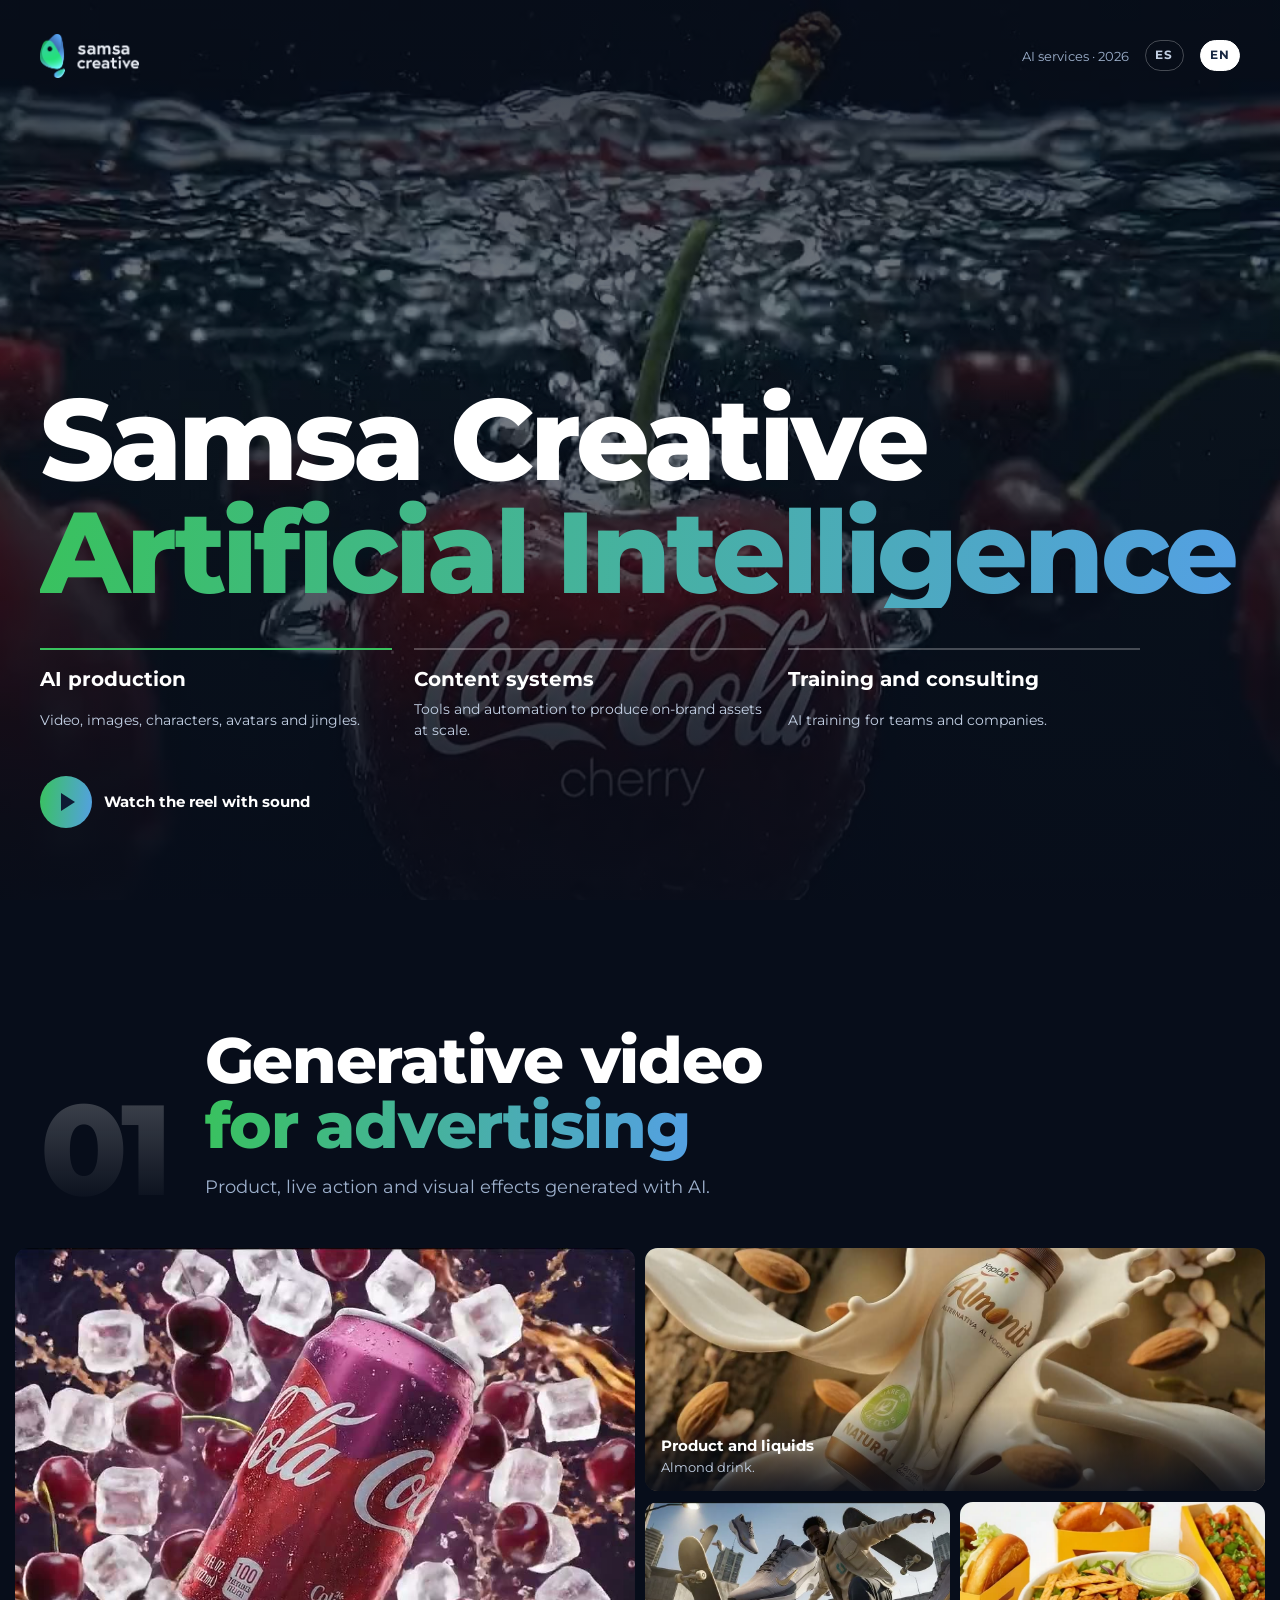
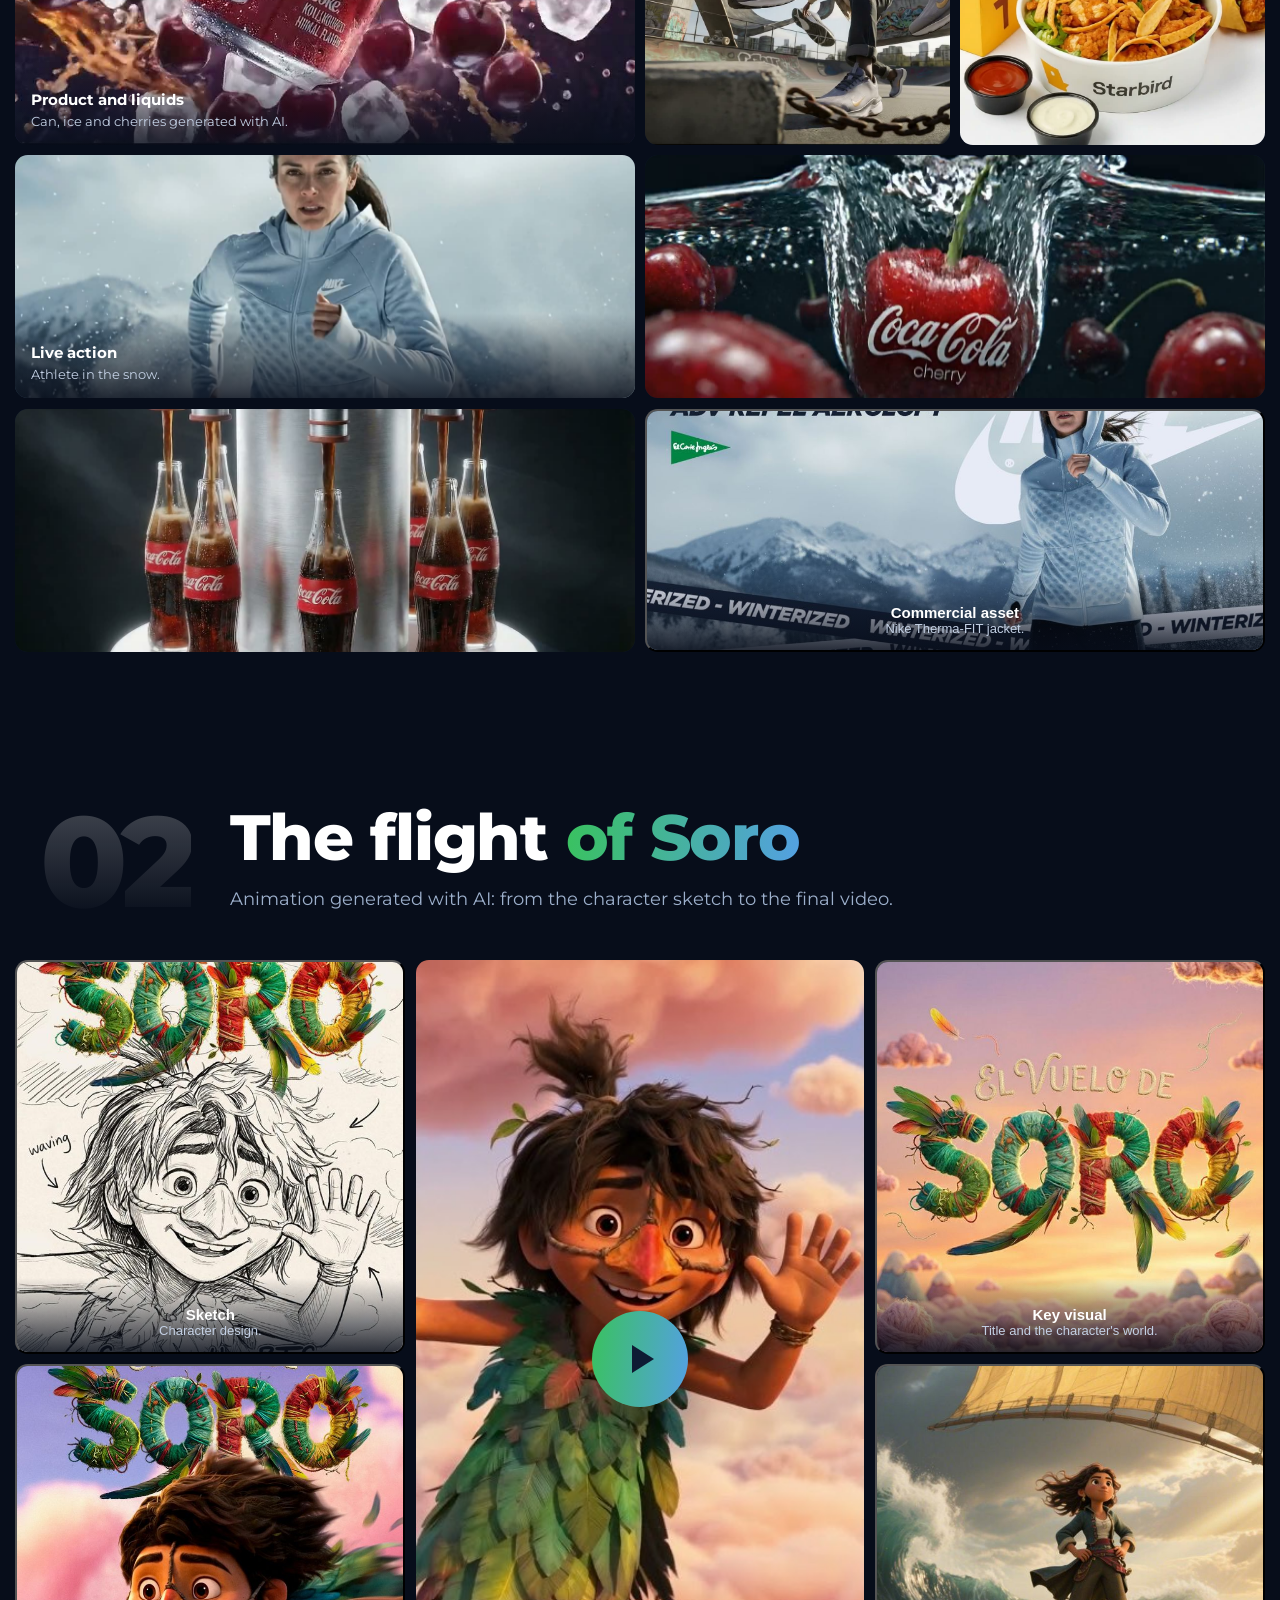
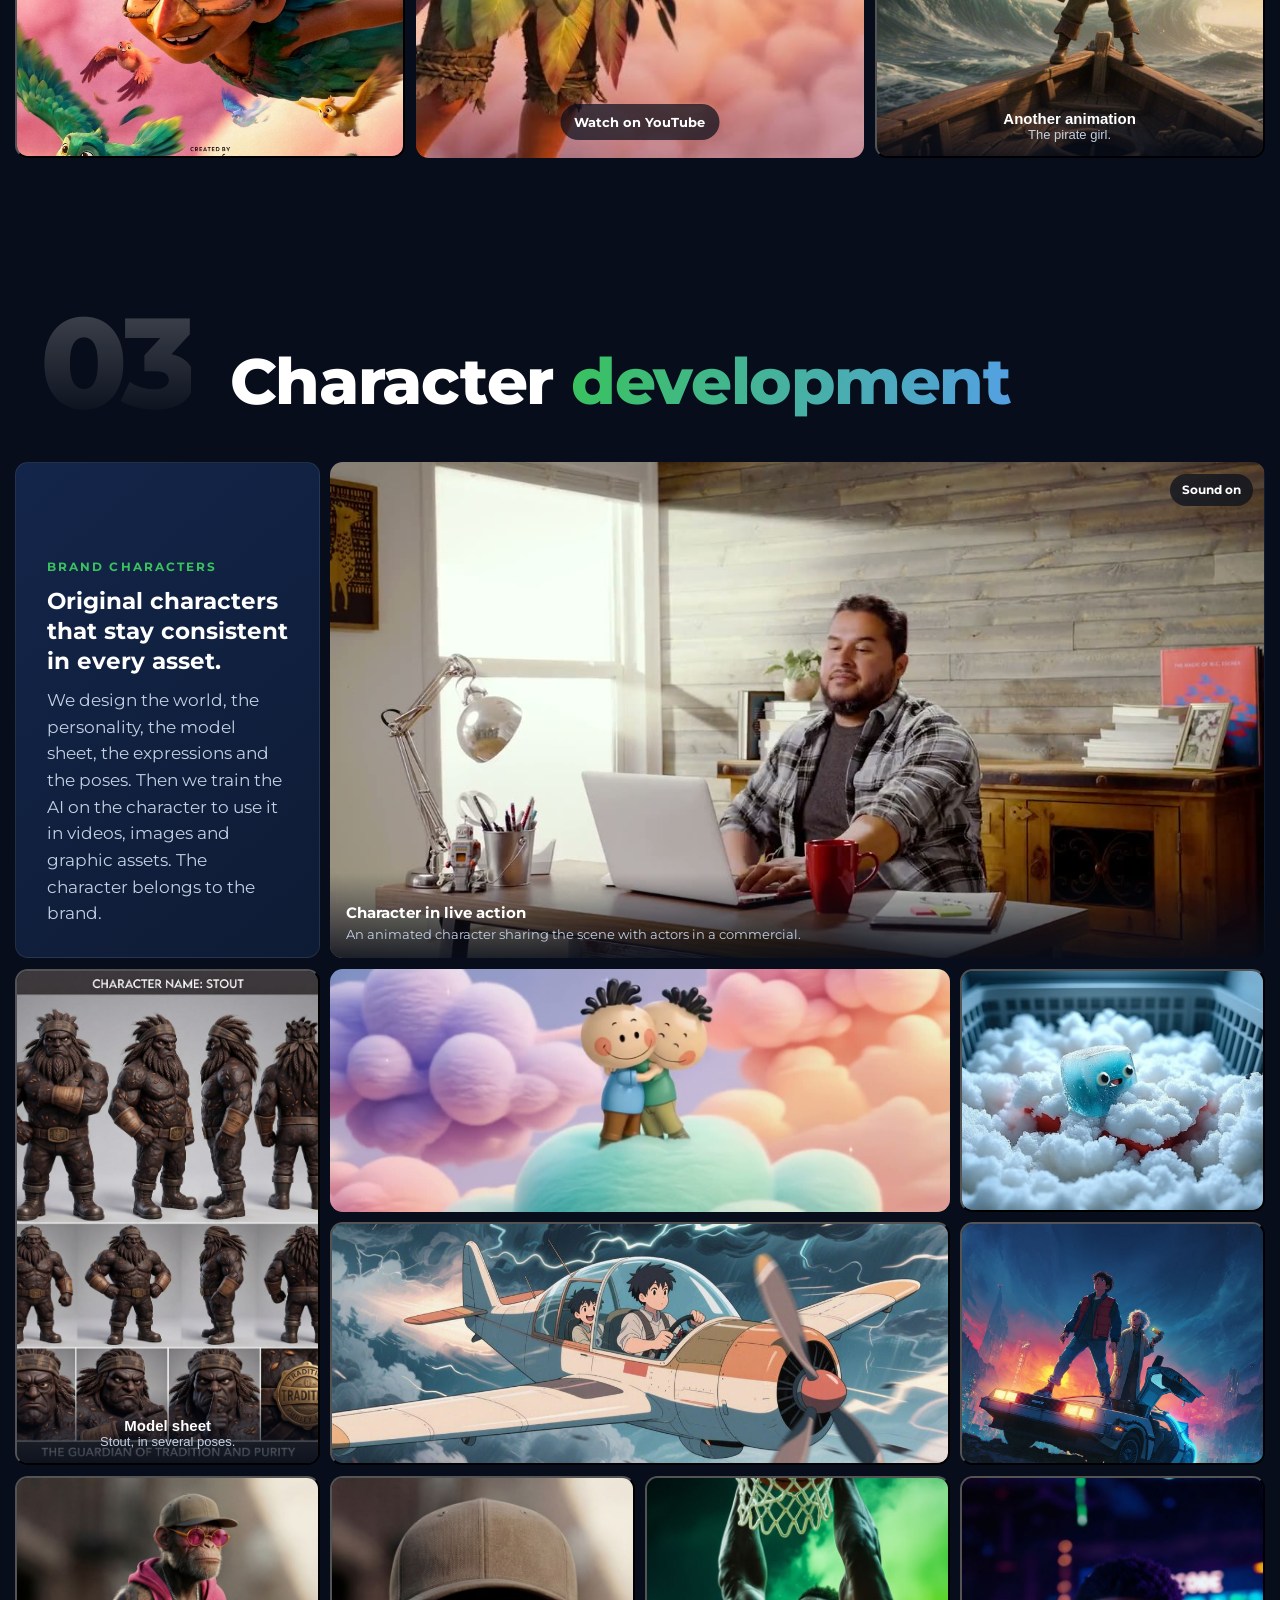
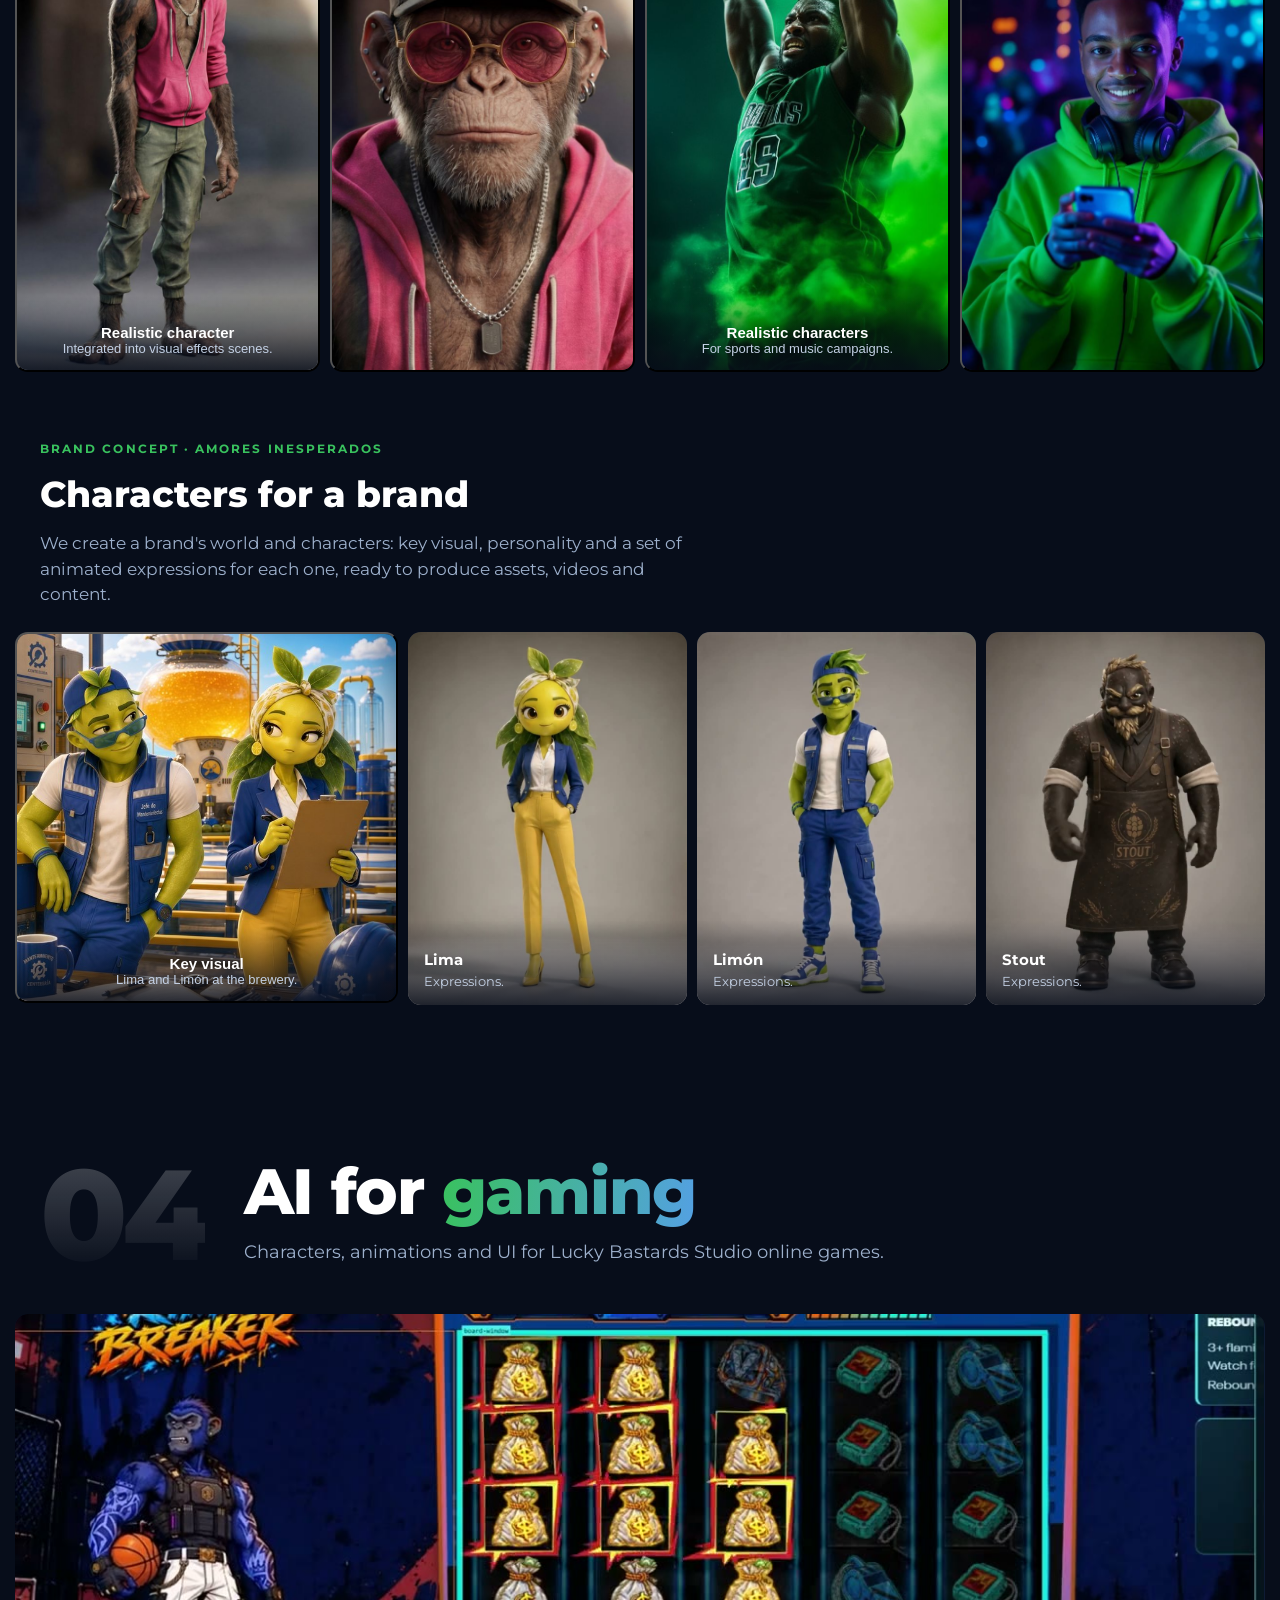
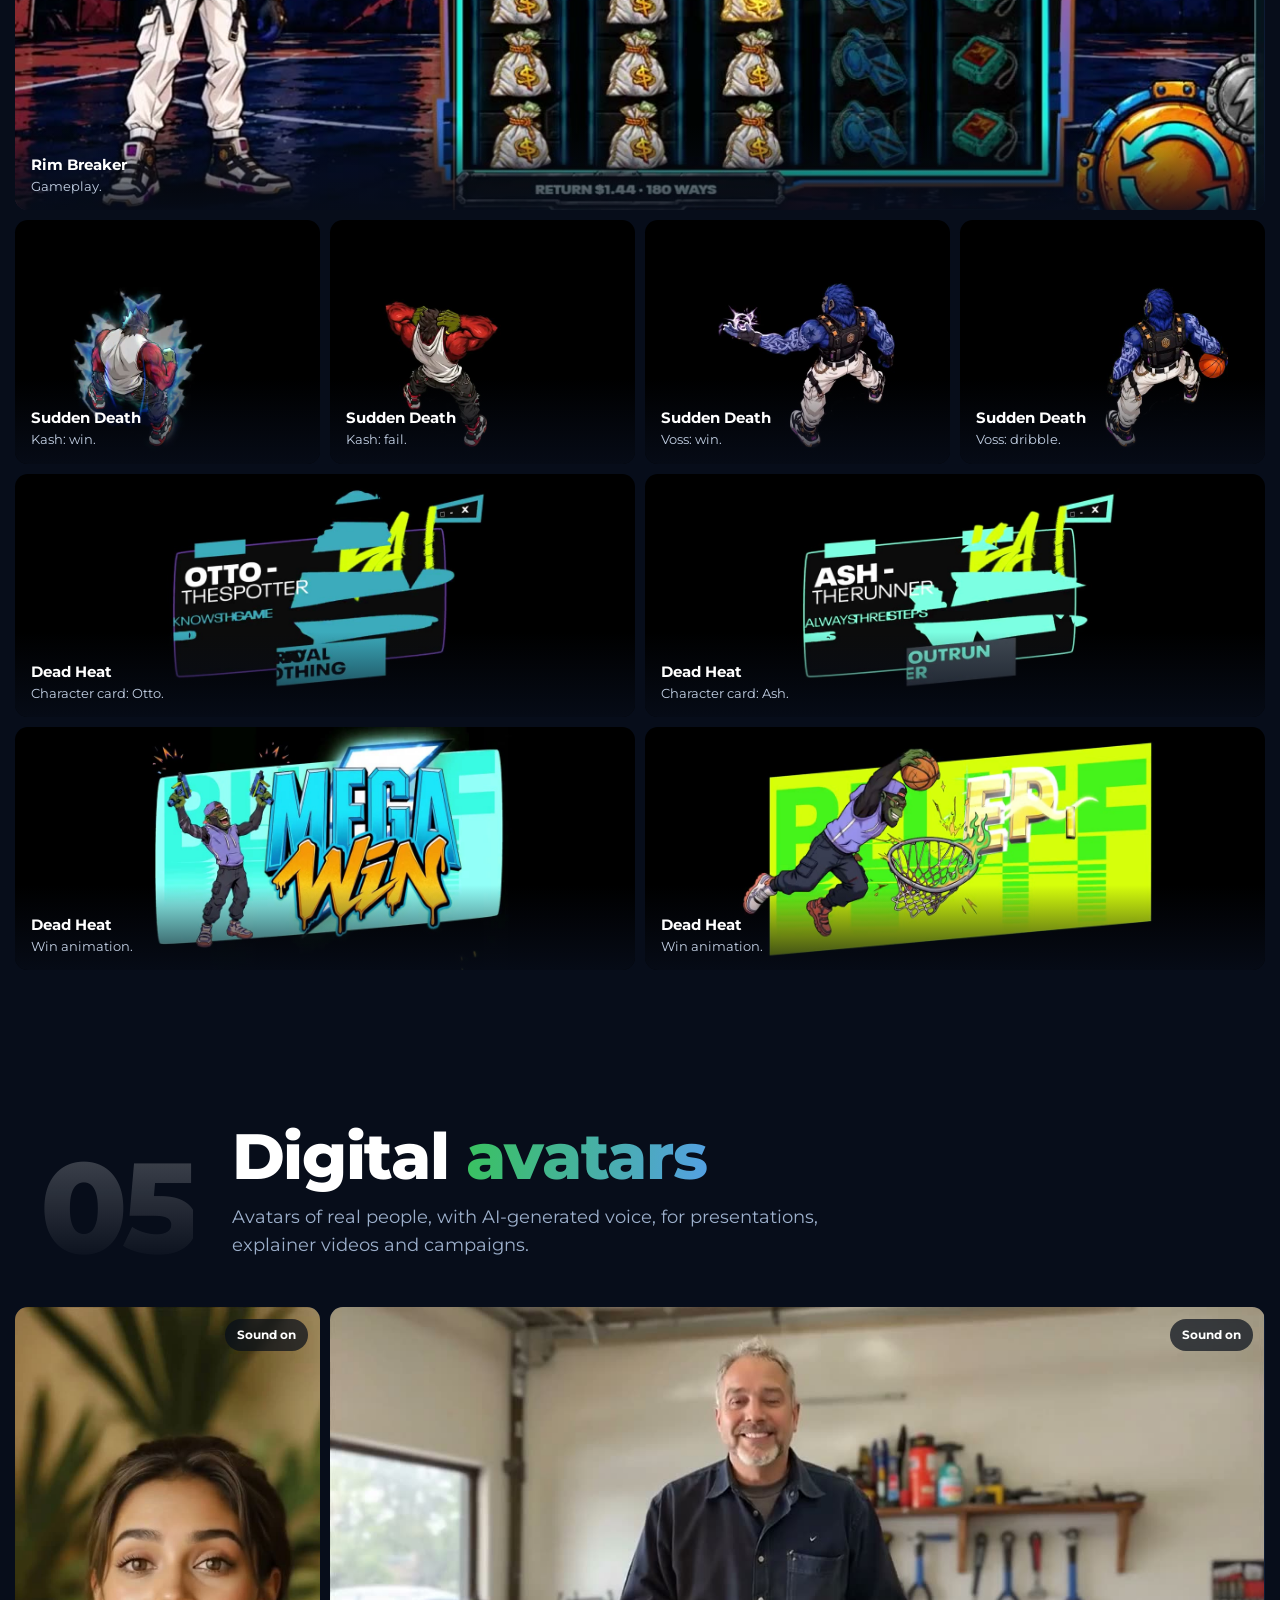
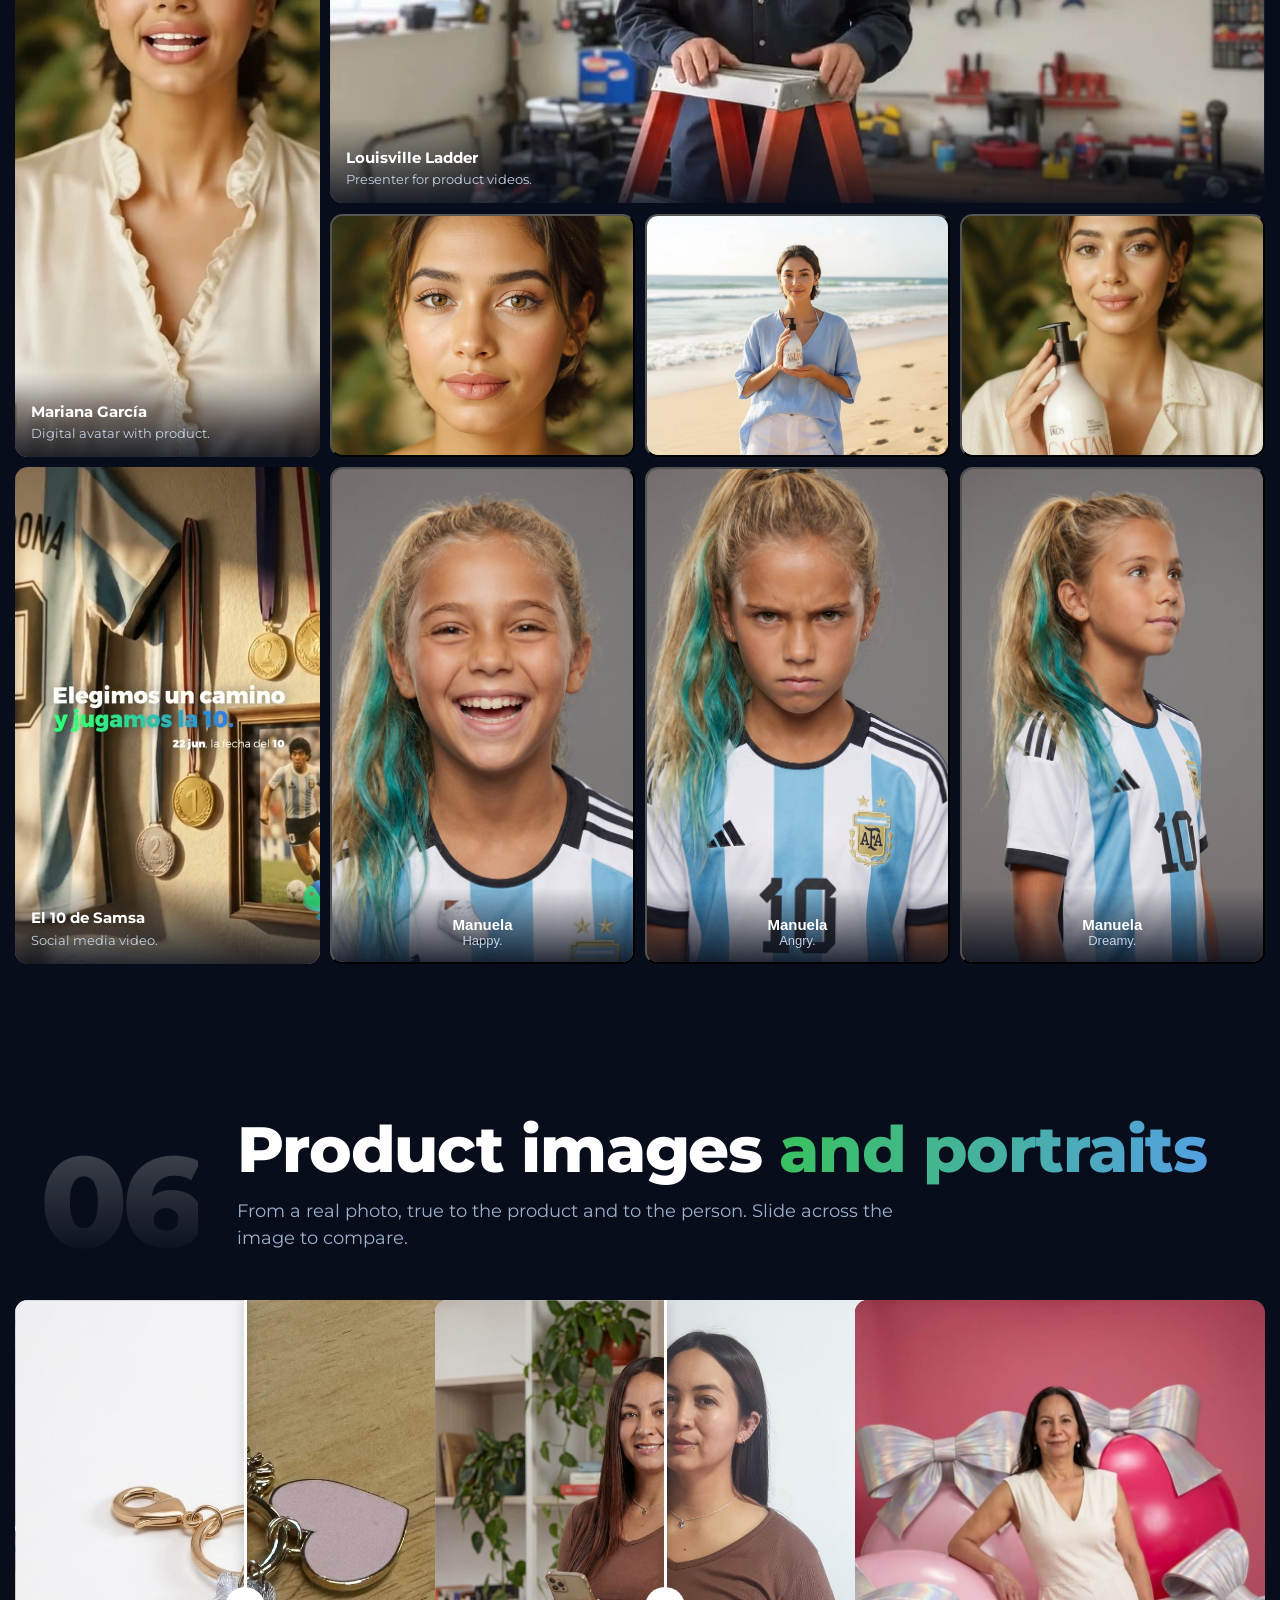
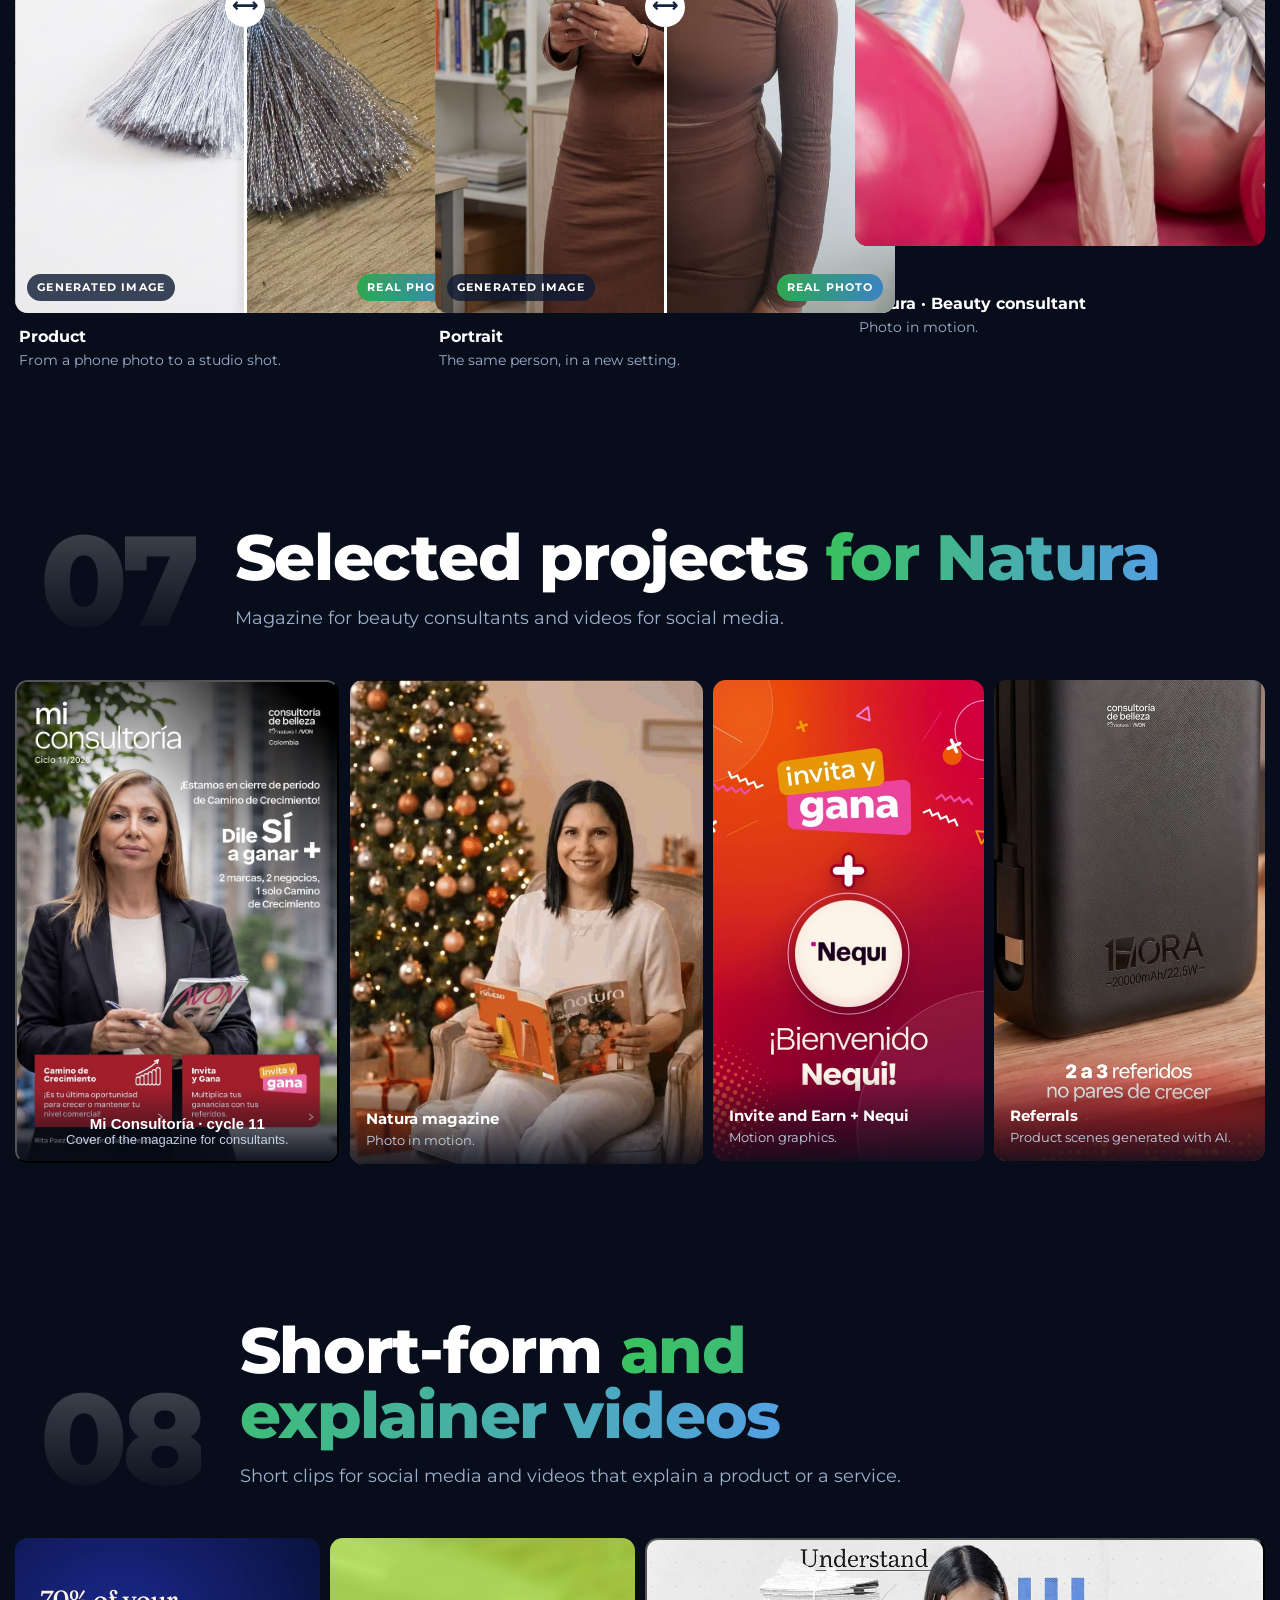
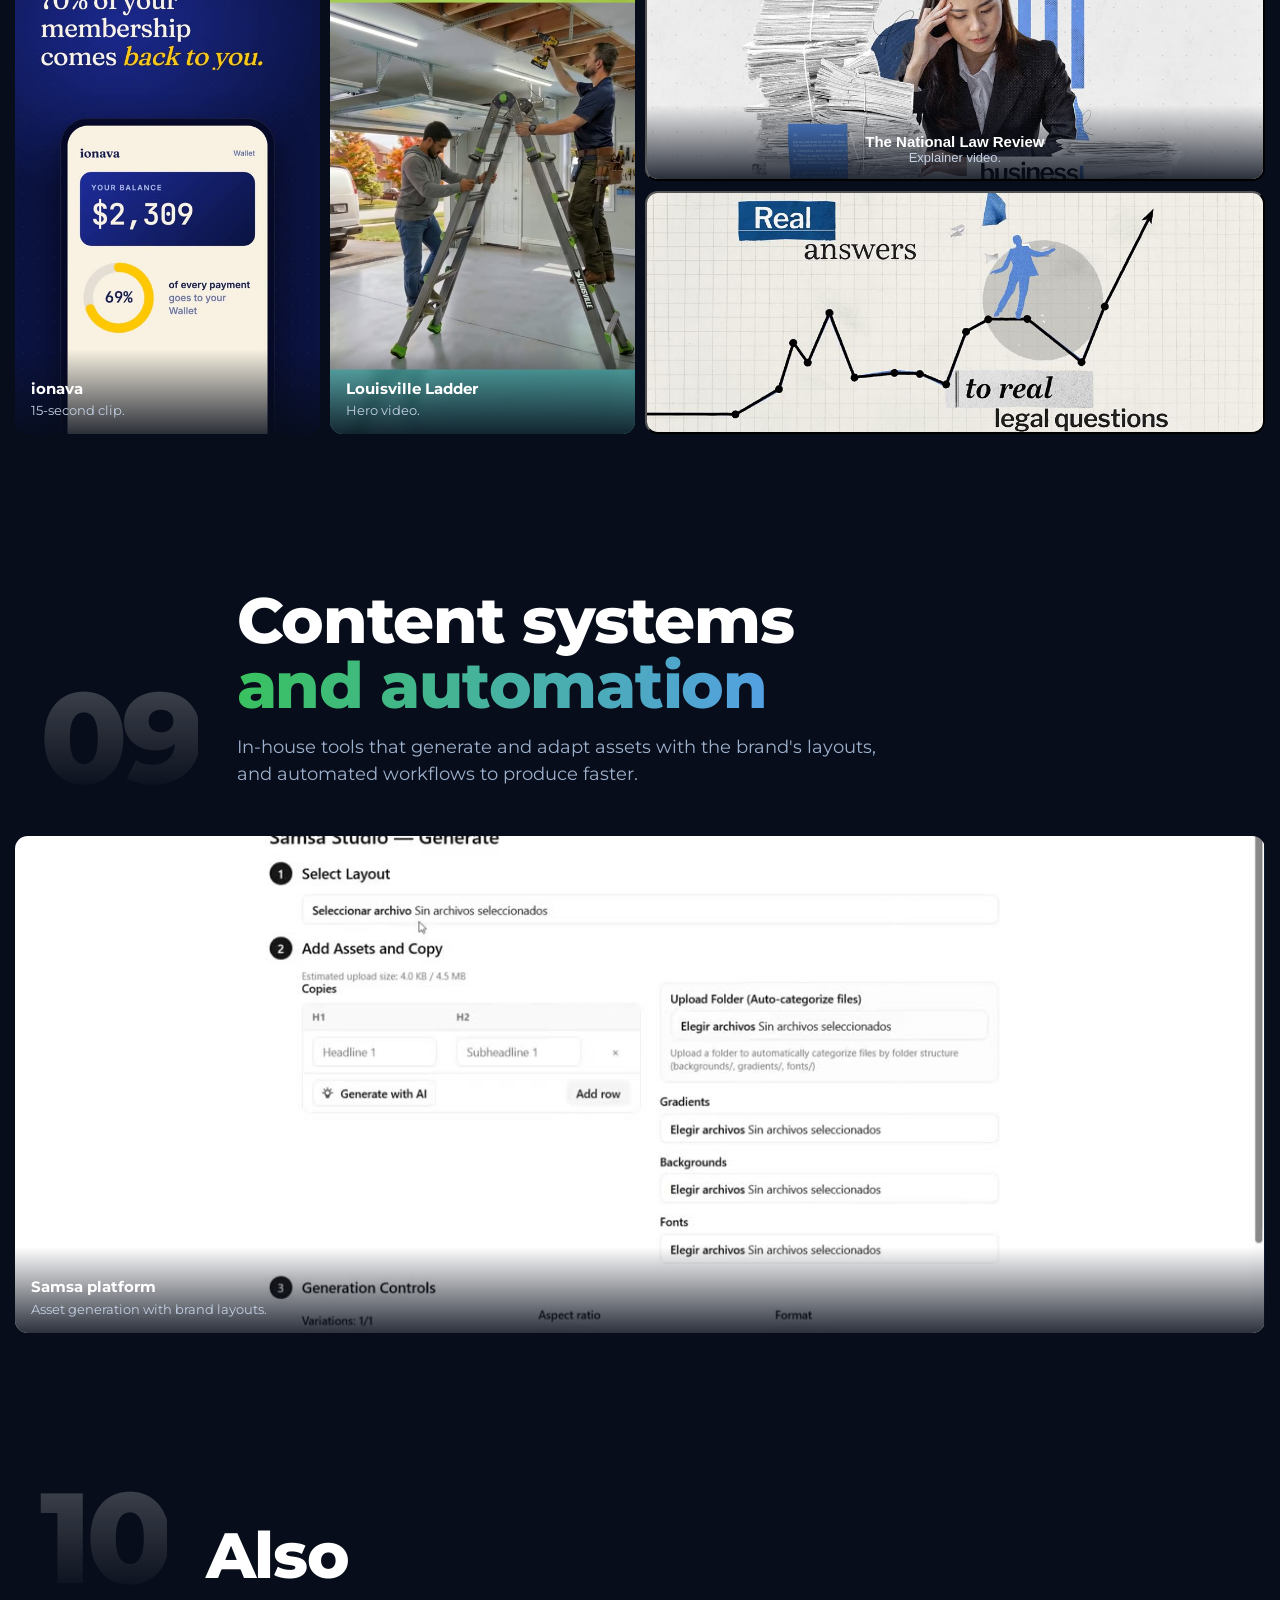
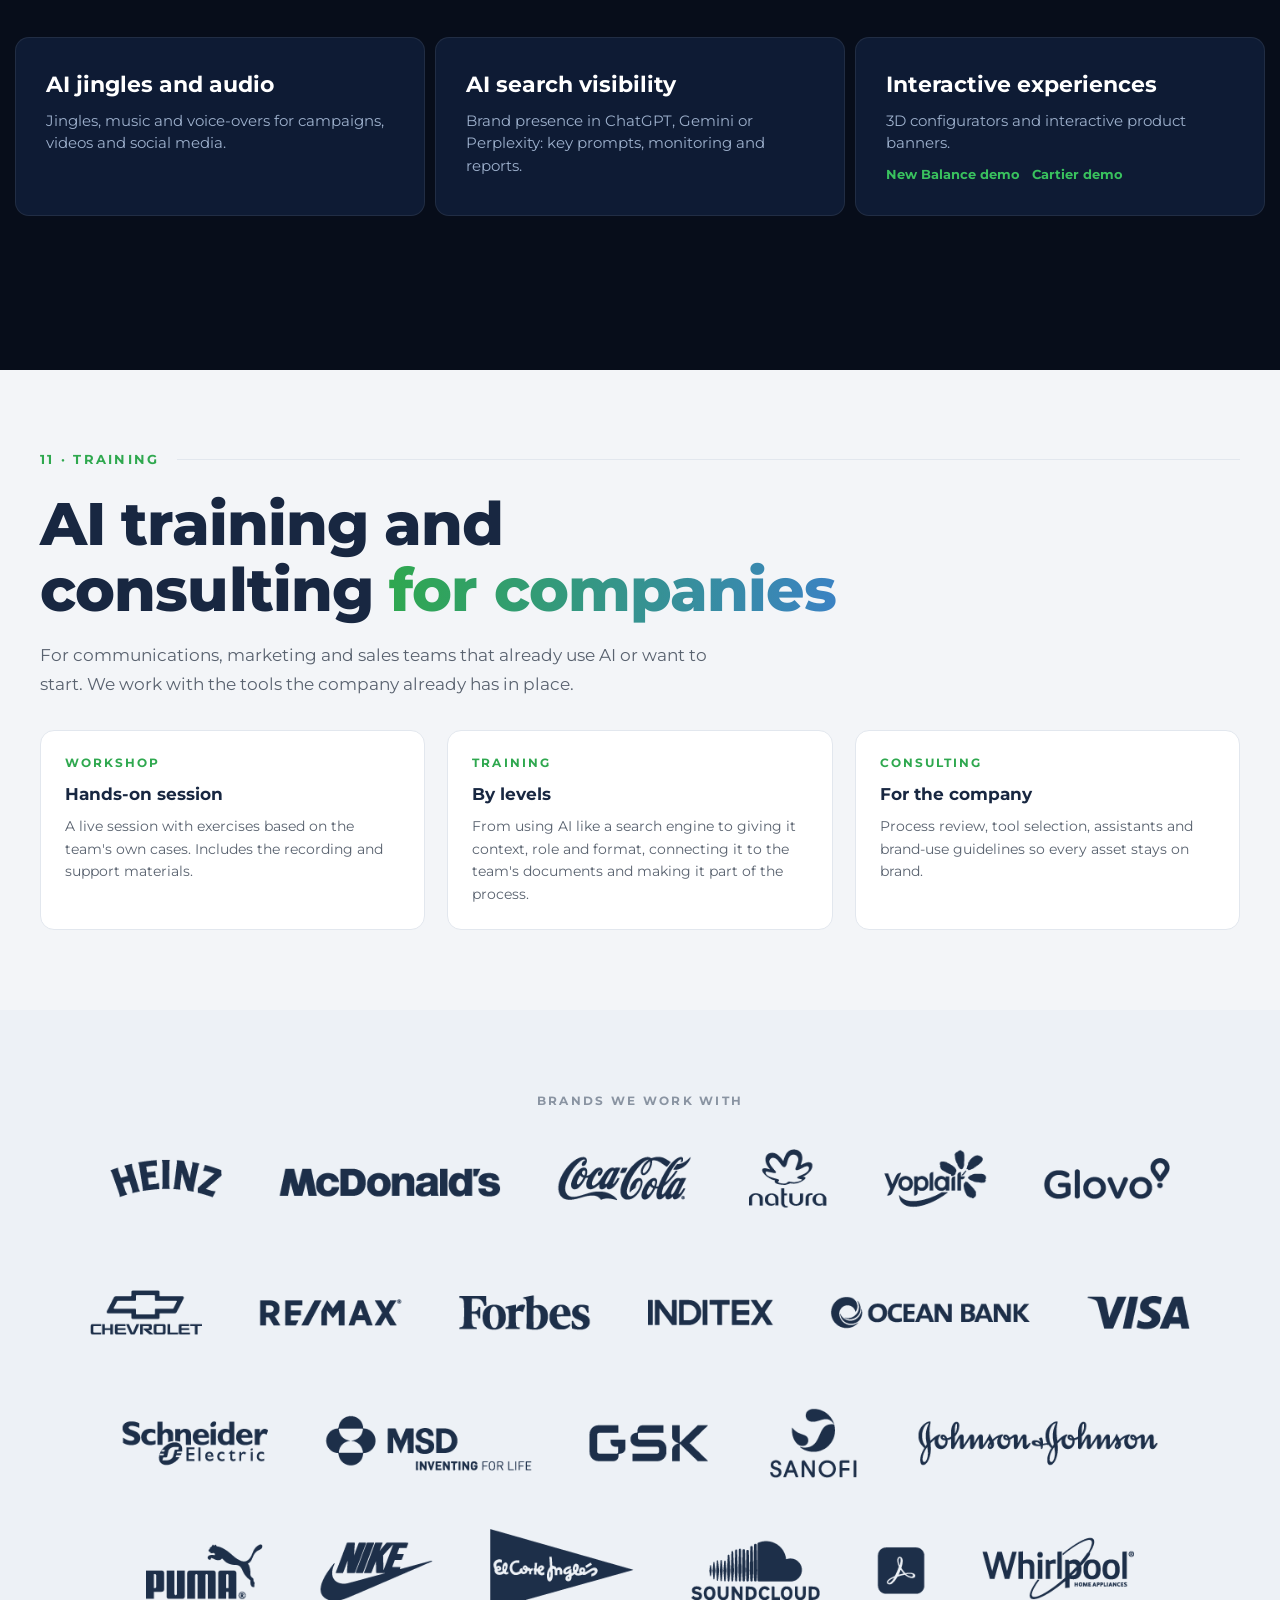
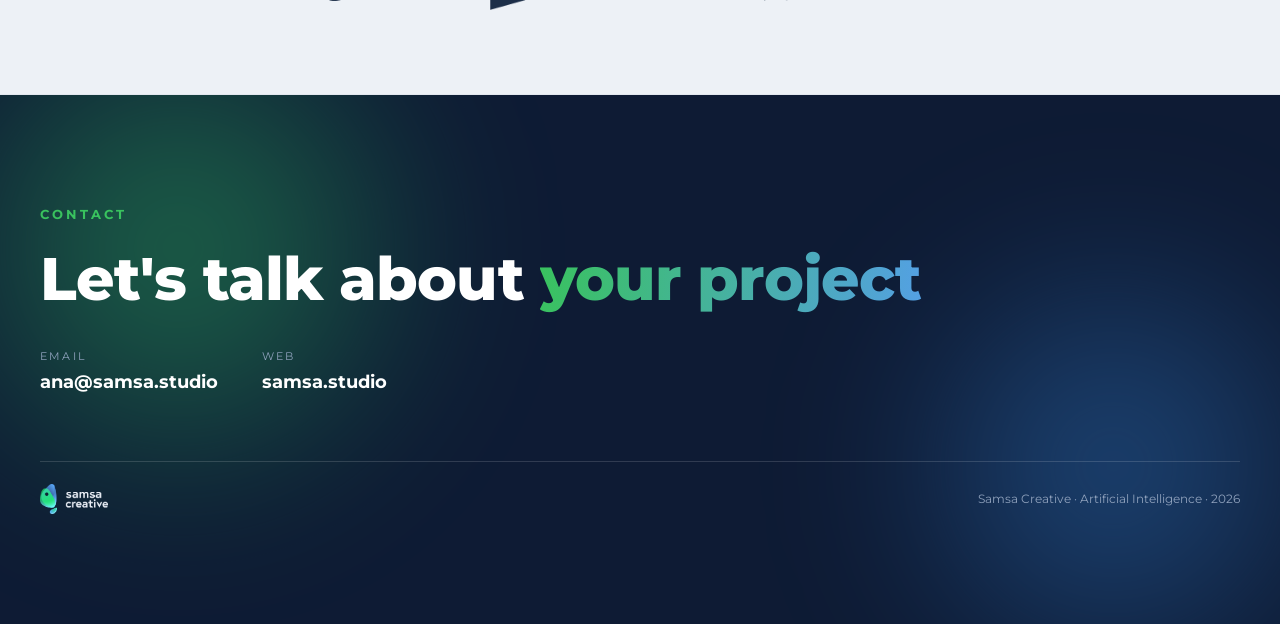
<file: en/index.html>
<!DOCTYPE html>
<html lang="en">
<head>
<meta charset="utf-8">
<meta name="viewport" content="width=device-width, initial-scale=1, viewport-fit=cover">
<title>Samsa · Generative AI</title>
<meta name="robots" content="noindex">
<meta name="description" content="Samsa Creative AI services: video, images, characters, avatars, content systems and training for companies.">
<link rel="stylesheet" href="https://fonts.googleapis.com/css2?family=Montserrat:ital,wght@0,400;0,500;0,600;0,700;0,800;1,400&display=swap">
<style>

/* Layout: línea de landings Samsa (hero navy con aurora, bloques claros, rótulos verdes, titulares con degradé). El concepto a crayón entra como una hoja de papel dentro de ese sistema. */
:root{
  --ground:#F3F5F8; --tint:#EDF1F6; --card:#fff; --line:#E2E7EE;
  --ink:#182741; --hero:#0E1B34; --muted:#59626F; --label:#8A94A2;
  --green:#2FA84F; --green-br:#39C25E; --blue:#3B82C4; --blue-br:#54A0E4;
  --paper:#f6f1e8; --teal:#5f9c9a;
  --sans:'Montserrat',-apple-system,BlinkMacSystemFont,'Segoe UI','Helvetica Neue',Arial,sans-serif;
  color-scheme:light;
}
*{box-sizing:border-box}
body{margin:0;background:var(--ground);color:var(--ink);font-family:var(--sans);font-size:16px;line-height:1.55;-webkit-font-smoothing:antialiased}
img{max-width:100%;display:block}
p{margin:0} h1,h2,h3{margin:0;text-wrap:balance}
.wrap{max-width:960px;margin:0 auto;padding-inline:clamp(16px,4vw,40px)}
.wide{max-width:1280px;margin:0 auto;padding-inline:clamp(16px,4vw,40px)}
.num{font-variant-numeric:tabular-nums}
.grad{padding-right:.03em;background:linear-gradient(96deg,var(--green),var(--blue));-webkit-background-clip:text;background-clip:text;color:transparent}

/* hero */
.hero{position:relative;background:var(--hero);color:#fff;overflow:hidden}
.hero__inner{position:relative;z-index:2;max-width:1280px;margin:0 auto;padding:34px clamp(16px,4vw,40px) clamp(44px,6vw,72px)}
.hero__bar{display:flex;align-items:center;justify-content:space-between;gap:20px;flex-wrap:wrap}
.hero__logo{height:clamp(38px,3.4vw,50px);width:auto}
.hero__date{font-size:13px;color:#9DB0CC}
.hero__grid{display:grid;grid-template-columns:minmax(0,1fr) minmax(0,1.15fr);gap:clamp(28px,4vw,64px);align-items:center;margin-top:clamp(40px,6vw,80px)}
.hero__eyebrow{font-size:12.5px;font-weight:700;letter-spacing:.24em;text-transform:uppercase;color:var(--green-br);margin:0 0 22px}
.hero__title{font-weight:800;font-size:clamp(44px,6.6vw,88px);line-height:1.04;letter-spacing:-.03em}
.hero__title .grad{background:linear-gradient(96deg,var(--green-br),var(--blue-br));-webkit-background-clip:text;background-clip:text}
.hero__sub{max-width:38ch;color:#C3D0E4;font-size:clamp(15px,1.5vw,18px);font-weight:500;line-height:1.5;margin-top:28px;padding-top:24px;border-top:1px solid rgba(255,255,255,.18)}
.facts{display:flex;flex-wrap:wrap;gap:14px 40px;margin-top:32px}
.fact{display:flex;flex-direction:column;gap:3px}
.fact__v{font-size:clamp(24px,3vw,34px);font-weight:400;line-height:1;color:#fff}
.fact:first-child .fact__v{color:var(--green-br)}
.fact__k{font-size:11px;letter-spacing:.14em;text-transform:uppercase;color:#8FA1BC}
.hero__fig{margin:0;border-radius:14px;overflow:hidden;box-shadow:0 30px 60px -30px rgba(0,0,0,.6)}
.hero__fig img{width:100%;height:auto}
.hero__fig figcaption{background:rgba(255,255,255,.06);color:#9DB0CC;font-size:12px;padding:10px 14px;letter-spacing:.04em}
.aurora{position:absolute;inset:0;z-index:1;overflow:hidden}
.blob{position:absolute;border-radius:50%;filter:blur(70px);opacity:.5}
.blob.b1{width:52vw;height:52vw;left:-12vw;top:-14vw;background:radial-gradient(circle,#2EBE63,transparent 62%)}
.blob.b2{width:46vw;height:46vw;right:-10vw;top:6vw;background:radial-gradient(circle,#2F79C8,transparent 62%)}
.blob.b3{width:40vw;height:40vw;left:26vw;bottom:-18vw;background:radial-gradient(circle,#1FA0A6,transparent 62%)}
@media (prefers-reduced-motion:no-preference){
  .blob.b1{animation:d1 20s ease-in-out infinite}.blob.b2{animation:d2 24s ease-in-out infinite}.blob.b3{animation:d3 28s ease-in-out infinite}
}
@keyframes d1{50%{transform:translate(6vw,4vw)}}@keyframes d2{50%{transform:translate(-5vw,5vw)}}@keyframes d3{50%{transform:translate(4vw,-4vw)}}

/* bloques */
.block{padding-block:clamp(56px,8vw,88px)}
.block--tint{background:var(--tint)}
.block--paper{background:var(--paper)}
.seclabel{font-size:12.5px;font-weight:700;letter-spacing:.18em;text-transform:uppercase;color:var(--green);margin:0 0 30px;display:flex;align-items:center;gap:18px}
.seclabel::after{content:"";flex:1;height:1px;background:var(--line)}
.block--paper .seclabel::after{background:#e2d9c8}
.bigt{font-weight:800;font-size:clamp(32px,4.8vw,60px);line-height:1.1;letter-spacing:-.015em}
.body-lg{font-size:17px;color:var(--muted);line-height:1.68;max-width:62ch;margin-top:24px}
.body-lg p+p{margin-top:15px}

/* reel */
.reel{display:block;position:relative;overflow:hidden;background:var(--hero);color:#fff;text-decoration:none}
.reel img{width:100%;aspect-ratio:21/9;object-fit:cover;transition:transform .7s cubic-bezier(.22,1,.36,1)}
.reel:hover img,.reel:focus-visible img{transform:scale(1.03)}
.reel__bar{position:absolute;left:0;right:0;bottom:0;display:flex;align-items:flex-end;justify-content:space-between;gap:18px;flex-wrap:wrap;padding:clamp(18px,4vw,54px);background:linear-gradient(to top,rgba(14,27,52,.92),rgba(14,27,52,.3) 70%,transparent)}
.reel__l b{display:block;font-weight:700;font-size:clamp(22px,4vw,48px);line-height:1.14;letter-spacing:-.015em}
.reel__l span{font-size:clamp(13px,1.4vw,16px);color:#AEBED4;display:block;margin-top:7px;max-width:44ch}
.cta{display:inline-flex;align-items:center;gap:9px;padding:11px 22px;border-radius:40px;background:linear-gradient(96deg,var(--green-br),var(--blue-br));color:#0E1B34;font-weight:800;font-size:13.5px;white-space:nowrap}
.cta::before{content:"";border-left:11px solid #0E1B34;border-top:7px solid transparent;border-bottom:7px solid transparent}

/* quiénes somos */
.cols3{display:grid;grid-template-columns:repeat(3,minmax(0,1fr));gap:22px;margin-top:40px}
.pill{background:var(--card);border:1px solid var(--line);border-radius:14px;padding:28px 28px 30px;position:relative;overflow:hidden;transition:transform .3s cubic-bezier(.22,1,.36,1),box-shadow .3s}
.pill::after{content:"";position:absolute;left:0;right:0;top:0;height:3px;background:linear-gradient(96deg,#39C25E,#54A0E4);opacity:0;transition:opacity .3s}
.pill:hover{transform:translateY(-5px);box-shadow:0 18px 38px rgba(24,39,65,.13)}
.pill:hover::after{opacity:1}
.pill__k{font-size:20px;font-weight:400;line-height:1.2;margin-bottom:12px}
.pill__k .g{color:var(--green)}
.pill p{font-size:14px;color:var(--muted);line-height:1.6}
.pill p+p{margin-top:10px}
.bleed{display:grid;grid-template-columns:repeat(3,minmax(0,1fr));gap:2px;background:var(--line)}
.cell{position:relative;background:var(--card);overflow:hidden}
.cell img{width:100%;aspect-ratio:4/3;object-fit:cover;transition:transform .7s cubic-bezier(.22,1,.36,1)}
.cell:hover img{transform:scale(1.04)}
.cap2{position:absolute;left:0;right:0;bottom:0;padding:clamp(14px,1.8vw,24px);background:linear-gradient(to top,rgba(14,27,52,.93),rgba(14,27,52,.4) 65%,transparent);color:#fff}
.cap2 b{display:block;font-weight:400;font-size:clamp(15px,1.6vw,20px);line-height:1.15}
.cap2 span{display:block;font-size:clamp(11.5px,1.1vw,13px);color:#C3D0E4;margin-top:4px}
.marcas{background:var(--tint);border-bottom:1px solid var(--line);padding-block:clamp(46px,6.5vw,88px)}
.marcas .k{font-size:11.5px;font-weight:700;letter-spacing:.2em;text-transform:uppercase;color:var(--label);text-align:center;margin-bottom:clamp(24px,3vw,40px)}
.marcas img{width:100%;max-width:1100px;margin-inline:auto;height:auto}

/* concepto */
.concept-note{display:inline-flex;align-items:center;gap:10px;margin-top:22px;font-size:13px;color:var(--muted);background:#fff;border:1px solid #e2d9c8;border-radius:40px;padding:8px 16px}
.concept-note b{color:var(--ink)}
.howto{display:flex;align-items:center;gap:12px;margin:clamp(34px,4vw,48px) 0 14px;font-size:14px;font-weight:600;color:var(--ink)}
.howto svg{width:44px;height:20px;flex:none}
.compare{display:grid;grid-template-columns:1fr;gap:clamp(36px,5vw,64px)}
.cap{display:flex;gap:6px 18px;flex-wrap:wrap;align-items:baseline}
.opt{font-size:clamp(22px,2.6vw,30px);font-weight:800;letter-spacing:-.01em;margin-top:clamp(28px,4vw,44px)}
.opt span{display:block;font-size:12px;font-weight:700;letter-spacing:.18em;text-transform:uppercase;color:var(--green);margin-bottom:6px}
.opt2{margin-top:clamp(56px,7vw,88px);padding-top:clamp(8px,2vw,16px);border-top:1px solid #e2d9c8}
.sheet{margin-top:clamp(56px,7vw,88px)}
.sheet h3{font-size:clamp(22px,2.6vw,30px);font-weight:800;letter-spacing:-.01em}
.sheet p{font-size:16px;color:var(--muted);max-width:62ch;margin-top:12px}
.sheet figure{margin:24px 0 0;background:#fff;border:1px solid #e2d9c8;border-radius:14px;overflow:hidden}
.sheet img{width:100%;height:auto}
.sheet-ph{position:relative;margin-top:24px;display:grid;grid-template-columns:repeat(4,minmax(0,1fr));gap:14px;padding:clamp(16px,2.5vw,28px);background:#fff;border:1px solid #e2d9c8;border-radius:14px}
.sheet-ph span{display:flex;align-items:flex-end;justify-content:center;aspect-ratio:3/4;border:2px dashed #d9cfbd;border-radius:10px;padding:12px;font-size:12px;font-weight:700;letter-spacing:.14em;text-transform:uppercase;color:var(--label);background:var(--paper)}
.sheet-ph span.wide2{grid-column:span 2;aspect-ratio:auto;min-height:120px}
.sheet-ph em{position:absolute;top:50%;left:50%;transform:translate(-50%,-50%);font-style:normal;font-size:13px;font-weight:800;letter-spacing:.06em;text-transform:uppercase;padding:10px 18px;border-radius:40px;background:linear-gradient(96deg,var(--green-br),var(--blue-br));color:#0E1B34;white-space:nowrap}
@media (max-width:620px){.sheet-ph{grid-template-columns:repeat(2,minmax(0,1fr))}}
[data-style-only][hidden]{display:none!important}
.ba{position:relative;aspect-ratio:16/9;max-width:100%;overflow:hidden;border-radius:14px;background:#e9e2d4;user-select:none;touch-action:pan-y;cursor:ew-resize;box-shadow:0 20px 40px -26px rgba(24,39,65,.45)}
.ba img{position:absolute;inset:0;width:100%;height:100%;object-fit:cover;pointer-events:none}
.ba .top{clip-path:inset(0 0 0 var(--pos,50%))}
.ba .line{position:absolute;top:0;bottom:0;left:var(--pos,50%);width:3px;margin-left:-1.5px;background:#fff;box-shadow:0 0 0 1px rgba(14,27,52,.25);pointer-events:none}
.ba .knob{position:absolute;top:50%;left:var(--pos,50%);transform:translate(-50%,-50%);display:flex;align-items:center;gap:6px;padding:9px 14px;border-radius:40px;background:linear-gradient(96deg,var(--green-br),var(--blue-br));color:#0E1B34;font-size:12px;font-weight:800;letter-spacing:.06em;text-transform:uppercase;white-space:nowrap;box-shadow:0 6px 18px rgba(14,27,52,.35);pointer-events:none}
.ba .knob svg{width:14px;height:14px}
.ba input{position:absolute;inset:0;width:100%;height:100%;opacity:0;margin:0;pointer-events:none}
.ba input:focus-visible ~ .knob{outline:3px solid var(--ink);outline-offset:3px}
.ba .tag{position:absolute;top:12px;font-size:10.5px;letter-spacing:.18em;text-transform:uppercase;font-weight:700;padding:6px 10px;border-radius:30px;pointer-events:none}
.ba .tag.l{left:12px;background:rgba(14,27,52,.78);color:#fff}
.ba .tag.r{right:12px;background:rgba(255,255,255,.92);color:var(--ink)}
.ba.touched .knob span{display:none}
.cap{margin-top:14px;display:grid;gap:4px}
.cap b{font-size:15px}
.cap p{font-size:14px;color:var(--muted)}
.traits{display:grid;grid-template-columns:repeat(3,minmax(0,1fr));gap:22px;margin-top:clamp(36px,4vw,52px)}
.trait{background:#fff;border:1px solid #e2d9c8;border-radius:14px;padding:24px;display:grid;gap:8px;align-content:start;min-width:0}
.trait h3{font-size:17px;font-weight:700}
.trait p{font-size:14px;color:var(--muted);line-height:1.6}
.swatches{display:flex;flex-wrap:wrap;gap:6px;margin-top:4px}
.swatches i{width:26px;height:26px;border-radius:50%;display:block;box-shadow:inset 0 0 0 1px rgba(24,39,65,.12)}

/* desglose */
.tbl-wrap{overflow-x:auto;margin-top:36px;background:#fff;border:1px solid var(--line);border-radius:14px}
table{width:100%;border-collapse:collapse;font-variant-numeric:tabular-nums;min-width:440px}
th{font-size:11px;letter-spacing:.16em;text-transform:uppercase;font-weight:700;color:var(--label);text-align:right;padding:16px 20px;border-bottom:1px solid var(--line)}
th:first-child,td:first-child{text-align:left}
td{padding:16px 20px;text-align:right;border-bottom:1px solid var(--line);font-weight:500}
tfoot td{border-bottom:0;font-weight:800;background:var(--tint)}
.bar{display:block;height:5px;margin-top:8px;border-radius:3px;background:linear-gradient(96deg,var(--green-br),var(--blue-br))}

/* alcance */
.steps{list-style:none;margin:40px 0 0;padding:0;display:grid;grid-template-columns:repeat(5,minmax(0,1fr));gap:1px;background:var(--line);border:1px solid var(--line);border-radius:14px;overflow:hidden;counter-reset:s}
.steps li{background:#fff;padding:22px 20px 24px;display:grid;gap:6px;align-content:start;counter-increment:s;min-width:0}
.steps li::before{content:"0" counter(s);font-size:12px;font-weight:700;letter-spacing:.16em;color:var(--green)}
.steps b{font-size:15px}
.steps span{font-size:13px;color:var(--muted);line-height:1.5}

/* equipo */
.team{display:grid;grid-template-columns:repeat(4,minmax(0,1fr));gap:22px;margin-top:40px}
.team .pill__k{font-size:18px}
.aside{margin-top:22px;font-size:14px;color:var(--muted);font-style:italic}

/* inversión */
.price{background:var(--hero);color:#fff;border-radius:18px;padding:clamp(26px,4vw,52px);display:grid;grid-template-columns:minmax(0,1.2fr) minmax(0,1fr);gap:clamp(26px,4vw,56px);position:relative;overflow:hidden}
.price .seclabel{color:var(--green-br)}
.price .seclabel::after{background:rgba(255,255,255,.15)}
.price .bigt{color:#fff;font-size:clamp(28px,3.8vw,46px)}
.price .grad{background:linear-gradient(96deg,var(--green-br),var(--blue-br));-webkit-background-clip:text;background-clip:text}
.price .body-lg{color:#C3D0E4;font-size:16px}
.opts{display:grid;gap:18px;align-content:start;min-width:0}
.optd{font-size:14px;line-height:1.55;color:#C3D0E4;margin:0}
.optk{font-size:12px;font-weight:800;letter-spacing:.16em;text-transform:uppercase;color:var(--green-br)}
.calc{background:rgba(255,255,255,.06);border:1px solid rgba(255,255,255,.14);border-radius:14px;padding:24px;display:grid;gap:16px;align-content:start;min-width:0}
.calc label{font-size:11.5px;letter-spacing:.16em;text-transform:uppercase;color:#9DB0CC;font-weight:700;display:flex;justify-content:space-between;gap:10px}
.calc output{color:#fff;font-size:15px;letter-spacing:0;text-transform:none}
.calc input[type=range]{width:100%;accent-color:var(--green-br)}
.rowv{display:flex;justify-content:space-between;align-items:baseline;gap:12px;border-top:1px solid rgba(255,255,255,.14);padding-top:14px;font-variant-numeric:tabular-nums}
.rowv span{font-size:14px;color:#9DB0CC}
.rowv b{font-size:17px}
.rowv.total b{font-size:28px;font-weight:800;color:var(--green-br)}
.calc small{color:#8FA1BC;font-size:12.5px;line-height:1.5}

/* condiciones */
.boxes{display:grid;grid-template-columns:repeat(3,minmax(0,1fr));gap:22px;margin-top:22px}
.boxes:has(.box--cond:only-child){grid-template-columns:1fr}
.box--cond ul{grid-template-columns:repeat(2,minmax(0,1fr));gap:10px 32px}
@media (max-width:700px){.box--cond ul{grid-template-columns:1fr}}
.box{background:#fff;border:1px solid var(--line);border-radius:14px;padding:26px;display:grid;gap:14px;align-content:start;min-width:0}
.box .k{font-size:11.5px;font-weight:700;letter-spacing:.18em;text-transform:uppercase;color:var(--label)}
.box ul{margin:0;padding:0;list-style:none;display:grid;gap:10px}
.box li{position:relative;padding-left:18px;font-size:14px;color:var(--muted);line-height:1.55}
.box li::before{content:"";position:absolute;left:0;top:.55em;width:8px;height:8px;border-radius:50%;background:linear-gradient(96deg,var(--green-br),var(--blue-br))}
.box li b{color:var(--ink)}

/* cierre */
.close{position:relative;background:var(--hero);color:#fff;overflow:hidden}
.close .inner{position:relative;z-index:2;padding-block:clamp(64px,9vw,110px)}
.close .bigt{color:#fff}
.close .bigt .grad{background:linear-gradient(96deg,var(--green-br),var(--blue-br));-webkit-background-clip:text;background-clip:text}
.contact{display:flex;gap:44px;flex-wrap:wrap;margin-top:36px}
.contact div{display:grid;gap:4px}
.contact span{font-size:11px;letter-spacing:.2em;text-transform:uppercase;color:#8FA1BC}
.contact b{font-size:18px;user-select:all}
.contact a{color:inherit;text-decoration:none}
.foot{display:flex;justify-content:space-between;align-items:center;gap:16px;flex-wrap:wrap;margin-top:64px;padding-top:22px;border-top:1px solid rgba(255,255,255,.14);font-size:12px;color:#8FA1BC}
.foot img{height:30px;width:auto}

:focus-visible{outline:3px solid var(--blue);outline-offset:3px}
@media (max-width:980px){
  .hero__grid,.price{grid-template-columns:1fr}
  .cols3,.traits,.boxes{grid-template-columns:1fr}
  .team{grid-template-columns:repeat(2,minmax(0,1fr))}
  .steps{grid-template-columns:repeat(2,minmax(0,1fr))}
  .bleed{grid-template-columns:repeat(2,minmax(0,1fr))}
}
@media (max-width:520px){.team,.steps{grid-template-columns:1fr}}


/* ionava: línea Samsa + línea de tiempo de cortes como pieza del hero */
:root{--io-navy:#0B1340;--io-cobalt:#1E2D9C;--io-gold:#FFC801}
html{background:var(--ground)}
.tk{font-size:11.5px;font-weight:700;letter-spacing:.18em;text-transform:uppercase;color:var(--green)}
.traits{grid-template-columns:repeat(4,minmax(0,1fr))}
.trait{border-color:var(--line)}
.quote{margin:34px 0 0;padding:4px 0 4px 22px;border-left:3px solid var(--green-br);font-size:clamp(18px,2vw,22px);font-weight:700;line-height:1.45;max-width:48ch;color:var(--ink)}
/* hero: cortes */
.cut{margin:0;background:rgba(255,255,255,.05);border:1px solid rgba(255,255,255,.14);border-radius:14px;padding:clamp(18px,2.5vw,28px);display:grid;gap:10px;min-width:0}
.cut__head{display:flex;justify-content:space-between;gap:10px;font-size:11px;font-weight:700;letter-spacing:.16em;text-transform:uppercase;color:#9DB0CC}
.cut__head span:last-child{color:var(--green-br)}
.cut__bar{display:grid;gap:3px;margin-bottom:8px}
.cut__bar.a{grid-template-columns:repeat(6,minmax(0,1fr))}
.cut__bar.b{grid-template-columns:repeat(4,minmax(0,1fr));width:66.666%}
.cut__bar span{min-width:0;height:62px;display:flex;align-items:flex-end;padding:8px;border-radius:6px;font-size:11.5px;font-weight:700;line-height:1.2;color:#fff;background:linear-gradient(160deg,var(--io-cobalt),var(--io-navy));border-top:3px solid var(--green-br);overflow-wrap:anywhere}
.cut__bar.b span{border-top-color:var(--blue-br)}
.cut__ruler{display:grid;grid-template-columns:repeat(6,1fr) auto;font-size:10.5px;color:#8FA1BC;border-top:1px dashed rgba(255,255,255,.2);padding-top:6px}
.cut figcaption{font-size:12.5px;color:#9DB0CC;line-height:1.5;margin-top:4px}
/* contenido */
.vids{display:grid;grid-template-columns:3fr 2fr;gap:22px;margin-top:40px}
.vid{background:#fff;border:1px solid var(--line);border-radius:14px;padding:26px;min-width:0}
.vid__h{display:grid;gap:4px;padding-bottom:16px;border-bottom:1px solid var(--line)}
.vid__h h3{font-size:19px;font-weight:800}
.caps{list-style:none;margin:0;padding:0;counter-reset:c}
.caps[start="7"]{counter-reset:c 6}
.caps li{counter-increment:c;display:grid;grid-template-columns:38px 1fr;column-gap:8px;padding:14px 0;border-bottom:1px dashed var(--line)}
.caps li:last-child{border-bottom:0;padding-bottom:0}
.caps li::before{content:counter(c,decimal-leading-zero);grid-row:span 2;font-size:12px;font-weight:700;letter-spacing:.12em;color:var(--green);padding-top:2px}
.caps b{font-size:15px}
.caps p{font-size:14px;color:var(--muted);line-height:1.55}
/* niveles */
.levels{display:grid;grid-template-columns:1fr 1fr;gap:22px;margin-top:40px}
.level{background:#fff;border:1px solid var(--line);border-radius:14px;padding:clamp(24px,3vw,36px);display:grid;gap:12px;align-content:start;min-width:0}
.level h3{font-size:clamp(24px,2.8vw,32px);font-weight:800;letter-spacing:-.01em}
.level__d{font-size:15px;color:var(--muted);line-height:1.6}
.level ul{margin:4px 0 0;padding:0;list-style:none;display:grid;gap:8px}
.level li{position:relative;padding-left:18px;font-size:14px;color:var(--muted)}
.level li::before{content:"";position:absolute;left:0;top:.55em;width:8px;height:8px;border-radius:50%;background:linear-gradient(96deg,var(--green-br),var(--blue-br))}
.level__p{display:flex;justify-content:space-between;align-items:baseline;gap:12px;margin-top:10px;padding-top:18px;border-top:1px solid var(--line)}
.level__p span{font-size:13px;color:var(--label);font-weight:600}
.level__p b{font-size:clamp(28px,3.4vw,40px);font-weight:800;color:var(--ink)}
.level--hi{background:var(--hero);border-color:var(--hero);color:#fff}
.level--hi .tk{color:var(--green-br)}
.level--hi .level__d,.level--hi li{color:#C3D0E4}
.level--hi .level__p{border-top-color:rgba(255,255,255,.15)}
.level--hi .level__p b{color:#fff}
.level--hi .level__p span{color:#8FA1BC}
/* mensualidad */
.plans{display:grid;grid-template-columns:repeat(3,minmax(0,1fr));gap:22px;margin-top:40px}
.plan{background:#fff;border:1px solid var(--line);border-radius:14px;padding:24px;display:grid;gap:6px;min-width:0}
.plan b{font-size:clamp(26px,3vw,34px);font-weight:800}
.plan__m{font-size:13.5px;color:var(--muted)}
.plan--on{background:var(--hero);border-color:var(--hero);color:#fff}
.plan--on .tk{color:var(--green-br)}
.plan--on .plan__m{color:#C3D0E4}
.menu-grid{display:grid;grid-template-columns:1fr 1fr;gap:22px;margin-top:22px}
table.menu{min-width:0}
table.menu td{padding:12px 4px;font-size:14px;color:var(--muted)}
table.menu td:last-child{color:var(--ink);font-weight:800;white-space:nowrap}
.tbl-wrap{border:0;border-radius:0}
/* cronograma */
.tl{list-style:none;margin:36px 0 0;padding:0;background:#fff;border:1px solid var(--line);border-radius:14px;overflow:hidden}
.tl li{display:grid;grid-template-columns:140px 1fr;gap:16px;padding:18px 24px;border-bottom:1px solid var(--line)}
.tl li:last-child{border-bottom:0}
.tl .d{font-size:12px;font-weight:700;letter-spacing:.14em;text-transform:uppercase;color:var(--label);padding-top:2px}
.tl .d.g{color:var(--green)}
.tl b{font-size:15px}
.tl p{font-size:14px;color:var(--muted);margin-top:4px}
.boxes2{display:grid;grid-template-columns:1fr 1.4fr;gap:22px;margin-top:22px}
@media (max-width:980px){.traits{grid-template-columns:1fr 1fr}.vids,.levels,.menu-grid,.boxes2{grid-template-columns:1fr}}
@media (max-width:620px){.traits,.plans{grid-template-columns:1fr}.tl li{grid-template-columns:1fr;gap:4px}.cut__bar span{height:72px;font-size:10.5px;padding:6px}.cut__bar.b{width:100%}.cut__ruler{display:none}}
@media (max-width:620px){.hero__title{font-size:clamp(34px,10vw,44px)}.cut__bar.a{grid-template-columns:repeat(3,minmax(0,1fr))}.cut__bar.b{grid-template-columns:repeat(2,minmax(0,1fr))}.cut__head{flex-wrap:wrap}.hero__date{font-size:12px}}
/* v2 */
.vid--one{margin-top:36px}
.vid--one .caps{display:grid;grid-template-columns:1fr 1fr;column-gap:40px}
.vid--one .caps li:nth-last-child(2){border-bottom:0}
.refs{display:grid;gap:36px;margin-top:36px}
.refs__t{font-size:clamp(20px,2.2vw,26px);font-weight:800;margin-bottom:0}
.refs__g{grid-template-columns:repeat(3,minmax(0,1fr))}
.refs__g span{aspect-ratio:9/16;max-height:340px;width:100%}
.cmp{min-width:460px}
.cmp th,.cmp td{text-align:right}
.cmp th:first-child,.cmp td:first-child{text-align:left}
.cmp td:nth-child(2){color:var(--label);text-decoration:line-through}
.cmp td:nth-child(3){color:var(--green);font-weight:800}
.cmp th:nth-child(3){color:var(--green)}
.months{list-style:none;margin:22px 0 0;padding:0;display:grid;grid-template-columns:repeat(3,minmax(0,1fr));gap:22px}
.months li{background:#fff;border:1px solid var(--line);border-radius:14px;padding:24px;display:grid;gap:6px;align-content:start;min-width:0}
.months b{font-size:17px}
.months p{font-size:14px;color:var(--muted);line-height:1.55}
@media (max-width:980px){.months{grid-template-columns:1fr}}
@media (max-width:620px){.vid--one .caps{grid-template-columns:1fr}.vid--one .caps li:nth-last-child(2){border-bottom:1px dashed var(--line)}.refs__g{grid-template-columns:repeat(3,minmax(0,1fr));gap:8px;padding:12px}.refs__g span{font-size:9px;padding:6px}}
.planbox{margin-top:36px;background:var(--hero);color:#fff;border-radius:14px;padding:clamp(22px,3vw,32px);display:grid;grid-template-columns:auto 1fr;gap:12px 40px;align-items:center}
.planbox .tk{color:var(--green-br);display:block;margin-bottom:6px}
.planbox b{font-size:clamp(30px,4vw,44px);font-weight:800}
.planbox small{font-size:16px;font-weight:500;color:#9DB0CC}
.planbox p{font-size:15px;color:#C3D0E4;max-width:44ch}
.planbox p b{font-size:inherit;color:#fff}
@media (max-width:620px){.planbox{grid-template-columns:1fr}}
.vid--other{margin-top:22px}
.vid__n{font-size:14px;color:var(--muted)}
.others{list-style:none;margin:0;padding:0;display:grid;grid-template-columns:repeat(4,minmax(0,1fr));gap:20px;padding-top:16px}
.others li{display:grid;gap:4px;align-content:start;min-width:0}
.others b{font-size:15px}
.others p{font-size:14px;color:var(--muted);line-height:1.55}
.refs__t .tk{display:block;margin-bottom:4px}
@media (max-width:980px){.others{grid-template-columns:1fr 1fr}}
@media (max-width:620px){.others{grid-template-columns:1fr}}
/* v3: referencias verticales y caminos */
.refrow{display:grid;grid-template-columns:repeat(4,minmax(0,1fr));gap:18px;margin-top:16px}
.ref{display:grid;gap:10px;text-decoration:none;color:var(--ink);min-width:0}
.ref img{width:100%;aspect-ratio:9/16;object-fit:cover;border-radius:12px;box-shadow:0 18px 36px -24px rgba(24,39,65,.5);transition:transform .4s cubic-bezier(.22,1,.36,1)}
.ref:hover img{transform:translateY(-4px)}
.ref span{font-size:13px;color:var(--muted);line-height:1.45}
.ref b{display:block;font-size:14px;color:var(--ink)}
.paths{display:grid;grid-template-columns:1fr 1fr;gap:22px;margin-top:40px}
.path{background:#fff;border:1px solid var(--line);border-radius:14px;padding:clamp(24px,3vw,36px);display:grid;gap:12px;align-content:start;min-width:0}
.path h3{font-size:clamp(22px,2.6vw,30px);font-weight:800;letter-spacing:-.01em}
.path p{font-size:15px;color:var(--muted);line-height:1.6}
.path ul{margin:0;padding:0;list-style:none;display:grid;gap:8px}
.path li{position:relative;padding-left:18px;font-size:14px;color:var(--muted)}
.path li::before{content:"";position:absolute;left:0;top:.55em;width:8px;height:8px;border-radius:50%;background:linear-gradient(96deg,var(--green-br),var(--blue-br))}
.path--hi{background:var(--hero);border-color:var(--hero);color:#fff}
.path--hi .tk{color:var(--green-br)}
.path--hi p,.path--hi li{color:#C3D0E4}
.kvbox{margin-top:22px}
@media (max-width:980px){.refrow{grid-template-columns:repeat(3,minmax(0,1fr))}.paths{grid-template-columns:1fr}}
@media (max-width:620px){.refrow{grid-template-columns:repeat(2,minmax(0,1fr))}}
/* v6: 2 + 2 en una línea */
.refs{grid-template-columns:1fr 1fr;gap:clamp(22px,3vw,40px)}
.refrow{grid-template-columns:1fr 1fr}
@media (max-width:620px){.refs{grid-template-columns:1fr}}
/* v7: recomendación antes de los caminos */
.reco{margin-top:36px;background:#fff;border:1px solid var(--line);border-left:4px solid var(--green-br);border-radius:14px;padding:22px 26px;display:grid;gap:6px;}
.reco p{font-size:16px;color:var(--ink);line-height:1.6;font-weight:500}
.paths{margin-top:22px}
.ref{margin:0}
.ref video{width:100%;aspect-ratio:9/16;object-fit:cover;border-radius:12px;box-shadow:0 18px 36px -24px rgba(24,39,65,.5);background:#0B1340;display:block}
/* v8: explicación por nivel y entregables */
.refs__d{font-size:14.5px;color:var(--muted);line-height:1.55;margin-top:8px;max-width:52ch}
.incl{list-style:none;margin:40px 0 0;padding:0;display:grid;grid-template-columns:repeat(3,minmax(0,1fr));gap:1px;background:var(--line);border:1px solid var(--line);border-radius:14px;overflow:hidden}
.incl li{background:#fff;padding:26px 26px 28px;display:grid;gap:6px;align-content:start;min-width:0}
.incl b{font-size:clamp(18px,1.8vw,22px);font-weight:800;color:var(--ink)}
.incl b::before{content:"";display:block;width:28px;height:4px;border-radius:2px;margin-bottom:14px;background:linear-gradient(96deg,var(--green-br),var(--blue-br))}
.incl span{font-size:14.5px;color:var(--muted);line-height:1.5}
.boxcond{margin-top:22px}
.boxcond ul{grid-template-columns:repeat(2,minmax(0,1fr));gap:10px 32px}
@media (max-width:980px){.incl{grid-template-columns:1fr 1fr}}
@media (max-width:620px){.incl,.boxcond ul{grid-template-columns:1fr}}
.level{display:flex;flex-direction:column}.level__p{margin-top:auto;padding-top:18px}.level ul{margin-bottom:18px}

.boxes2--incl{margin-top:36px}
/* v9: sistema de créditos, equipo, flujo */
.pend{margin-top:16px;border:2px dashed var(--line);border-radius:12px;padding:16px 18px;font-size:14px;color:var(--muted);display:flex;gap:10px;align-items:baseline;flex-wrap:wrap}
.pend b{font-size:11.5px;letter-spacing:.16em;text-transform:uppercase;color:#C77700}
.how{list-style:none;margin:40px 0 0;padding:0;display:grid;grid-template-columns:repeat(3,minmax(0,1fr));gap:22px}
.how li{background:#fff;border:1px solid var(--line);border-radius:14px;padding:26px;display:grid;gap:8px;align-content:start;min-width:0}
.how__n{width:38px;height:38px;border-radius:50%;display:grid;place-items:center;font-weight:800;color:#0E1B34;background:linear-gradient(96deg,var(--green-br),var(--blue-br))}
.how b{font-size:18px;line-height:1.3}
.how p{font-size:14.5px;color:var(--muted);line-height:1.55}
.credit{margin-top:22px;background:var(--hero);color:#fff;border-radius:14px;padding:clamp(22px,3vw,32px);display:grid;grid-template-columns:minmax(0,340px) 1fr;gap:20px 48px;align-items:center}
.credit .tk{color:var(--green-br);display:block;margin-bottom:10px}
.credit__row{display:flex;justify-content:space-between;align-items:baseline;gap:16px;padding:10px 0;border-top:1px solid rgba(255,255,255,.14)}
.credit__row span{color:#9DB0CC;font-size:15px}
.credit__row b{font-size:24px;font-weight:800;color:#C3D0E4;text-decoration:line-through;text-decoration-thickness:2px}
.credit__row.on b{font-size:34px;color:var(--green-br);text-decoration:none}
.credit p{font-size:16px;color:#C3D0E4;line-height:1.6;max-width:52ch}
.subt{font-size:clamp(22px,2.6vw,30px);font-weight:800;letter-spacing:-.01em;margin-top:clamp(48px,6vw,72px)}
.subd{font-size:15px;color:var(--muted);margin-top:8px;max-width:70ch}
.calc2{display:grid;grid-template-columns:minmax(0,1fr) 320px;gap:22px;margin-top:22px;align-items:start}
.menu2{background:#fff;border:1px solid var(--line);border-radius:14px;padding:8px 22px 14px;min-width:0}
.menu2__fam{font-size:11.5px;font-weight:700;letter-spacing:.18em;text-transform:uppercase;color:var(--green);padding:18px 0 6px}
.item{display:grid;grid-template-columns:minmax(0,1fr) auto auto;gap:14px;align-items:center;padding:12px 0;border-top:1px solid var(--line)}
.item__t b{display:block;font-size:15px}
.item__t span{font-size:13px;color:var(--muted)}
.item__cr{font-size:14px;font-weight:700;color:var(--label);white-space:nowrap}
.item.on .item__cr{color:var(--green)}
.qty{display:flex;align-items:center;gap:6px}
.qty button{width:36px;height:36px;border-radius:50%;border:1px solid var(--line);background:var(--ground);font-size:18px;font-weight:700;color:var(--ink);cursor:pointer;touch-action:manipulation}
.qty button:hover{border-color:var(--green-br)}
.qty output{min-width:22px;text-align:center;font-weight:800;font-variant-numeric:tabular-nums}
.item.on .qty output{color:var(--green)}
.sum{position:sticky;top:calc(env(safe-area-inset-top,0px) + 16px);background:var(--hero);color:#fff;border-radius:14px;padding:24px;display:grid;gap:4px}
.sum .tk{color:var(--green-br);margin-bottom:8px}
.sum__row{display:flex;justify-content:space-between;align-items:baseline;gap:12px;padding:10px 0;border-top:1px solid rgba(255,255,255,.14)}
.sum__row span{color:#9DB0CC;font-size:14px}
.sum__row b{font-size:20px}
.sum__row b.strike{color:#9DB0CC;text-decoration:line-through}
.sum__row.big b{font-size:32px;color:var(--green-br)}
.sum__row b.ok{color:#fff}
.sum__note{font-size:13px;color:#C3D0E4;line-height:1.5;margin-top:8px}
.reset{margin-top:12px;justify-self:start;background:transparent;border:1px solid rgba(255,255,255,.3);color:#fff;border-radius:40px;padding:8px 16px;font:inherit;font-size:13px;cursor:pointer}
.plan3{min-width:620px}
.plan3 th,.plan3 td{text-align:left}
.plan3 td:nth-child(3),.plan3 td:nth-child(4),.plan3 th:nth-child(3),.plan3 th:nth-child(4){text-align:right;white-space:nowrap}
.plan3 tfoot td{font-weight:800}
.team2{display:grid;grid-template-columns:repeat(4,minmax(0,1fr));gap:18px;margin-top:36px}
.team2 div{background:#fff;border:1px solid var(--line);border-radius:14px;padding:22px;display:grid;gap:6px;align-content:start;min-width:0}
.team2 b{font-size:17px}
.team2 b::before{content:"";display:block;width:28px;height:4px;border-radius:2px;margin-bottom:12px;background:linear-gradient(96deg,var(--green-br),var(--blue-br))}
.team2 p{font-size:14px;color:var(--muted);line-height:1.5}
.flow{list-style:none;margin:40px 0 0;padding:0;display:grid;grid-template-columns:repeat(6,minmax(0,1fr));gap:1px;background:var(--line);border:1px solid var(--line);border-radius:14px;overflow:hidden;counter-reset:f}
.flow li{background:#fff;padding:20px 18px 22px;display:grid;gap:6px;align-content:start;counter-increment:f;min-width:0}
.flow li::before{content:"0" counter(f);font-size:12px;font-weight:700;letter-spacing:.16em;color:var(--green)}
.flow b{font-size:15px}
.flow p{font-size:13px;color:var(--muted);line-height:1.5}
.brief{margin-top:22px;background:#fff;border:1px solid var(--line);border-radius:14px;padding:clamp(22px,3vw,32px)}
.brief__h{display:grid;gap:4px;padding-bottom:16px;border-bottom:1px solid var(--line)}
.brief__h b{font-size:19px}
.brief dl{margin:0;display:grid;grid-template-columns:1fr 1fr;gap:0 40px}
.brief dl div{display:grid;grid-template-columns:130px 1fr;gap:12px;padding:12px 0;border-bottom:1px dashed var(--line)}
.brief dt{font-size:12px;font-weight:700;letter-spacing:.14em;text-transform:uppercase;color:var(--label);padding-top:2px}
.brief dd{margin:0;font-size:14.5px;color:var(--ink)}
@media (max-width:980px){.how,.team2{grid-template-columns:1fr 1fr}.calc2,.credit{grid-template-columns:1fr}.sum{position:static}.flow{grid-template-columns:repeat(3,minmax(0,1fr))}.brief dl{grid-template-columns:1fr}}
@media (max-width:620px){.how,.team2{grid-template-columns:1fr}.flow{grid-template-columns:1fr 1fr}.item{grid-template-columns:minmax(0,1fr) auto}.item__cr{grid-row:2}.brief dl div{grid-template-columns:1fr;gap:2px}}
.sum__inc{margin-top:12px;padding-top:12px;border-top:1px solid rgba(255,255,255,.14)}
.sum__inc span{font-size:12px;letter-spacing:.12em;text-transform:uppercase;color:var(--green-br);font-weight:700}
.sum__inc ul{margin:8px 0 0;padding-left:18px;display:grid;gap:4px}
.sum__inc li{font-size:13px;color:#C3D0E4;line-height:1.45}
.same .tk{color:var(--green-br);display:block;margin-bottom:12px}
.same__g{display:grid;grid-template-columns:1fr 1fr;gap:14px}
.same__g>div{border:1px solid rgba(255,255,255,.16);border-radius:12px;padding:16px 18px;display:grid;gap:4px;align-content:start}
.same__g>div.on{border-color:var(--green-br);background:rgba(57,194,94,.08)}
.same__g b{font-size:13px;color:#9DB0CC;font-weight:700}
.same__g .num{font-size:24px;font-weight:800;color:#fff}
.same__g .on .num{color:var(--green-br)}
.same__g p{font-size:13.5px;color:#C3D0E4;line-height:1.5}
@media (max-width:620px){.same__g{grid-template-columns:1fr}}
/* v10: trabajo de Samsa */
.works{display:grid;grid-template-columns:repeat(3,minmax(0,1fr));gap:22px;margin-top:36px}
.work{display:grid;gap:4px;text-decoration:none;color:var(--ink);min-width:0}
.work__img{position:relative;display:block;border-radius:12px;overflow:hidden;aspect-ratio:16/9;margin-bottom:10px;box-shadow:0 18px 36px -24px rgba(24,39,65,.5)}
.work__img img{width:100%;height:100%;object-fit:cover;transition:transform .5s cubic-bezier(.22,1,.36,1)}
.work:hover .work__img img{transform:scale(1.04)}
.work__play{position:absolute;left:14px;bottom:14px;width:44px;height:44px;border-radius:50%;background:linear-gradient(96deg,var(--green-br),var(--blue-br))}
.work__play::after{content:"";position:absolute;left:17px;top:13px;border-left:13px solid #0E1B34;border-top:9px solid transparent;border-bottom:9px solid transparent}
.work b{font-size:16px}
.work>span:last-child{font-size:14px;color:var(--muted)}
@media (max-width:980px){.works{grid-template-columns:1fr 1fr}}
@media (max-width:520px){.works{grid-template-columns:1fr}}
.works{grid-template-columns:repeat(4,minmax(0,1fr))}@media (max-width:980px){.works{grid-template-columns:1fr 1fr}}@media (max-width:520px){.works{grid-template-columns:1fr}}
.works{grid-template-columns:repeat(3,minmax(0,1fr))}@media (max-width:980px){.works{grid-template-columns:1fr 1fr}}@media (max-width:520px){.works{grid-template-columns:1fr}}
.brief__p{font-size:15px;color:var(--muted);margin-top:14px;max-width:70ch}
.brief__list{list-style:none;margin:18px 0 0;padding:0;display:grid;grid-template-columns:repeat(auto-fit,minmax(200px,1fr));gap:14px}
.brief__list li{border:1px solid var(--line);border-radius:12px;padding:14px 16px;font-size:14px;color:var(--muted);line-height:1.5;display:grid;gap:4px;align-content:start}
.brief__list b{color:var(--ink);font-size:15px}
.brief__cta{margin-top:22px;text-decoration:none}
.brief__cta::before{display:none}
.team2--c{grid-template-columns:repeat(3,minmax(0,1fr))}
.team__note{margin-top:18px;font-size:14.5px;color:var(--muted)}
.flows{display:grid;grid-template-columns:3fr 5fr;gap:22px;margin-top:36px}
.flowbox{display:grid;gap:12px;align-content:start;min-width:0}
.flowbox .flow{margin-top:0}
.flow--m{grid-template-columns:1fr}
.flow--p{grid-template-columns:repeat(5,minmax(0,1fr))}
@media (max-width:980px){.flows{grid-template-columns:1fr}.team2--c{grid-template-columns:1fr}.flow--p{grid-template-columns:repeat(2,minmax(0,1fr))}}
.flow--p{grid-template-columns:repeat(7,minmax(0,1fr))}
@media (max-width:980px){.flow--p{grid-template-columns:repeat(2,minmax(0,1fr))}}
.addon{margin-top:22px;background:#fff;border:1px dashed var(--green-br);border-radius:14px;padding:22px 26px;display:grid;gap:10px}
.addon p{font-size:15px;color:var(--muted);max-width:70ch}
.addon ul{list-style:none;margin:0;padding:0;display:flex;flex-wrap:wrap;gap:10px 28px}
.addon li{font-size:14.5px;color:var(--ink);display:flex;gap:10px;align-items:baseline}
.addon li b{color:var(--green);font-size:16px}
/* v11: hero sin línea de tiempo, temas desplegables */
.hero__grid{grid-template-columns:minmax(0,1fr)}
.hero__sub{max-width:52ch}
.fold{margin-top:22px;background:#fff;border:1px solid var(--line);border-radius:14px;overflow:hidden}
.fold>summary{list-style:none;cursor:pointer;padding:22px 64px 22px 26px;display:grid;gap:4px;position:relative}
.fold>summary::-webkit-details-marker{display:none}
.fold>summary::after{content:"+";position:absolute;right:24px;top:50%;transform:translateY(-50%);width:34px;height:34px;border-radius:50%;display:grid;place-items:center;font-size:22px;font-weight:700;color:#0E1B34;background:linear-gradient(96deg,var(--green-br),var(--blue-br))}
.fold[open]>summary::after{content:"−"}
.fold>summary b{font-size:19px}
.fold__n{font-size:14px;color:var(--muted)}
.fold .vid{margin:0;border:0;border-top:1px solid var(--line);border-radius:0}
.fold .vid--one{margin-top:0}
.path__min{color:var(--green-br)!important;font-weight:700;font-size:16px!important;line-height:1.5}
.flow__btn{margin-top:8px;justify-self:start;font-size:12.5px;font-weight:800;color:#0E1B34;text-decoration:none;padding:7px 12px;border-radius:30px;background:linear-gradient(96deg,var(--green-br),var(--blue-br))}
.flow__note{margin-top:14px;font-size:14px;color:var(--muted);font-style:italic}
.boxcond{margin-top:28px}
.flow__btn{white-space:nowrap}
/* v12: espaciado uniforme */
.block{padding-block:clamp(56px,7vw,80px)}
.seclabel{margin-bottom:22px}
.body-lg{margin-top:18px}
.traits,.refs,.levels,.incl,.paths,.how,.works,.flow--p,.reco,.fold:first-of-type{margin-top:32px}
.fold+.fold{margin-top:16px}
.addon{margin-top:18px}
.credit{margin-top:18px}
.subt{margin-top:56px}
.boxcond{margin-top:24px}
.people{display:grid;grid-template-columns:1fr 1fr;gap:22px;margin-top:40px}
.person{background:#fff;border:1px solid var(--line);border-radius:14px;padding:24px;display:grid;grid-template-columns:120px minmax(0,1fr);gap:22px;align-items:start;min-width:0}
.person img{width:120px;height:120px;object-fit:cover;border-radius:12px}
.person h3{font-size:20px;font-weight:800}
.person .role{font-size:13px;font-weight:700;color:var(--green);margin:4px 0 10px}
.person p{font-size:14px;color:var(--muted);line-height:1.6}
/* IA generativa: hero, reel, servicios en pestañas, comparador, galerías, lightbox */
.hero__title.ia{font-size:clamp(40px,7vw,96px)}
.hero__title.ia .grad{display:block}
.svcs{list-style:none;margin:36px 0 0;padding:0;display:grid;grid-template-columns:repeat(3,minmax(0,1fr));gap:18px;max-width:980px}
.svcs li{border-top:2px solid rgba(255,255,255,.18);padding-top:14px;display:grid;gap:4px}
.svcs li:first-child{border-top-color:var(--green-br)}
.svcs b{font-size:clamp(16px,1.6vw,19px);color:#fff}
.svcs span{font-size:13.5px;color:#9DB0CC;line-height:1.45}
.reelv{background:#000}
.reelv video{display:block;width:100%;height:auto;aspect-ratio:16/9;object-fit:cover;background:#000}
.reelv__bar{display:flex;justify-content:space-between;align-items:center;gap:16px;flex-wrap:wrap;padding:16px clamp(16px,4vw,40px);color:#C3D0E4;font-size:14px;background:var(--hero)}
.reelv__bar b{color:#fff;margin-right:8px}
/* pestañas de servicios */
.tabs{margin-top:36px;display:grid;grid-template-columns:280px minmax(0,1fr);gap:22px;align-items:start}
.tabs__list{display:grid;gap:4px;position:sticky;top:16px}
.tabs__list button{all:unset;cursor:pointer;display:flex;align-items:center;gap:12px;padding:12px 14px;border-radius:10px;font-size:15px;font-weight:600;color:var(--muted);transition:background .2s,color .2s}
.tabs__list button span{font-size:11px;font-weight:700;letter-spacing:.12em;color:var(--label);min-width:20px}
.tabs__list button:hover{background:#fff;color:var(--ink)}
.tabs__list button[aria-selected="true"]{background:var(--hero);color:#fff}
.tabs__list button[aria-selected="true"] span{color:var(--green-br)}
.tabs__list button:focus-visible{outline:2px solid var(--blue);outline-offset:2px}
.panel{background:#fff;border:1px solid var(--line);border-radius:14px;padding:clamp(20px,3vw,32px);min-width:0;animation:pin .35s ease}
@keyframes pin{from{opacity:0;transform:translateY(8px)}to{opacity:1;transform:none}}
.panel[hidden]{display:none}
.panel h3{font-size:clamp(22px,2.6vw,30px);font-weight:800;letter-spacing:-.01em}
.panel>p{font-size:15.5px;color:var(--muted);line-height:1.6;margin-top:10px;max-width:62ch}
.panel .links{display:flex;flex-wrap:wrap;gap:10px;margin-top:14px}
.panel .links a{font-size:13px;font-weight:700;color:var(--blue);text-decoration:none;padding:7px 14px;border:1px solid var(--line);border-radius:30px}
.panel .links a:hover{border-color:var(--blue)}
.gal{display:grid;grid-template-columns:repeat(auto-fill,minmax(150px,1fr));gap:10px;margin-top:20px}
.gal.wide{grid-template-columns:repeat(auto-fill,minmax(240px,1fr))}
.gal button{all:unset;cursor:zoom-in;display:block;border-radius:10px;overflow:hidden;background:var(--tint);aspect-ratio:4/5}
.gal.wide button{aspect-ratio:16/9}
.gal button:focus-visible{outline:2px solid var(--blue);outline-offset:2px}
.gal img{width:100%;height:100%;object-fit:cover;transition:transform .5s cubic-bezier(.22,1,.36,1)}
.gal button:hover img{transform:scale(1.05)}
.cap{font-size:12.5px;font-weight:700;letter-spacing:.14em;text-transform:uppercase;color:var(--green);margin-top:24px}
.empty{margin-top:20px;padding:28px;border:2px dashed #C9D2DE;border-radius:12px;color:var(--label);font-size:14px;font-weight:600;text-align:center}
/* comparador foto real / imagen generada */
.cmp{position:relative;margin-top:20px;border-radius:12px;overflow:hidden;aspect-ratio:4/5;max-width:520px;background:var(--tint);user-select:none;touch-action:pan-y}
.cmp img{position:absolute;inset:0;width:100%;height:100%;object-fit:cover}
.cmp .top{clip-path:inset(0 calc(100% - var(--x,50%)) 0 0)}
.cmp input{position:absolute;inset:0;width:100%;height:100%;opacity:0;cursor:ew-resize;margin:0}
.cmp .bar{position:absolute;top:0;bottom:0;left:var(--x,50%);width:3px;margin-left:-1.5px;background:#fff;pointer-events:none;box-shadow:0 0 12px rgba(0,0,0,.35)}
.cmp .bar::after{content:"⟷";position:absolute;top:50%;left:50%;transform:translate(-50%,-50%);width:40px;height:40px;border-radius:50%;background:#fff;color:var(--ink);display:grid;place-items:center;font-size:18px;font-weight:700}
.cmp .lb{position:absolute;bottom:12px;padding:5px 10px;border-radius:20px;font-size:11px;font-weight:700;letter-spacing:.1em;text-transform:uppercase;background:rgba(14,27,52,.8);color:#fff;pointer-events:none}
.cmp .lb.l{left:12px}.cmp .lb.r{right:12px;background:linear-gradient(96deg,var(--green),var(--blue))}
.cmpwrap{display:grid;grid-template-columns:minmax(0,520px) minmax(0,1fr);gap:22px;align-items:start}
.chips{display:flex;flex-wrap:wrap;gap:8px;margin-top:20px}
.chips button{all:unset;cursor:pointer;font-size:13px;font-weight:600;padding:8px 14px;border-radius:30px;border:1px solid var(--line);color:var(--muted)}
.chips button[aria-pressed="true"]{background:var(--hero);border-color:var(--hero);color:#fff}
.chips button:focus-visible{outline:2px solid var(--blue);outline-offset:2px}
/* videos y portada */
.refrow.r4{grid-template-columns:repeat(4,minmax(0,1fr))}
.feat{display:grid;grid-template-columns:minmax(0,360px) minmax(0,1fr);gap:clamp(22px,4vw,48px);align-items:center;margin-top:clamp(40px,5vw,64px);background:#fff;border:1px solid var(--line);border-radius:14px;padding:clamp(18px,3vw,32px)}
.feat button{all:unset;cursor:zoom-in;display:block}
.feat img{width:100%;border-radius:10px;box-shadow:0 24px 48px -28px rgba(24,39,65,.6)}
.feat h3{font-size:clamp(22px,2.6vw,30px);font-weight:800;margin-top:8px}
.feat p{font-size:15.5px;color:var(--muted);line-height:1.6;margin-top:10px;max-width:52ch}
/* personajes */
.chars{display:grid;grid-template-columns:minmax(0,1fr) minmax(0,1.4fr);gap:clamp(22px,4vw,48px);margin-top:36px;align-items:start}
.chars__txt{background:var(--hero);color:#fff;border-radius:14px;padding:clamp(22px,3vw,34px)}
.chars__txt .tk{color:var(--green-br)}
.chars__txt p{font-size:16px;color:#C3D0E4;line-height:1.65;margin-top:12px}
.chars__txt p:first-of-type{margin-top:14px}
.chars .gal{margin-top:0;grid-template-columns:repeat(3,minmax(0,1fr))}
.chars .gal button:first-child{grid-column:span 2;grid-row:span 2;aspect-ratio:auto}
.traits.t3{grid-template-columns:repeat(3,minmax(0,1fr))}
.draft{display:inline-block;margin-bottom:14px;padding:6px 12px;border-radius:30px;background:#FFF4D6;color:#8A6400;font-size:11.5px;font-weight:700;letter-spacing:.14em;text-transform:uppercase}
/* lightbox */
.lbx{position:fixed;inset:0;z-index:50;background:rgba(8,14,28,.92);display:grid;place-items:center;padding:clamp(16px,4vw,48px)}
.lbx[hidden]{display:none}
.lbx img{max-width:100%;max-height:86vh;border-radius:10px}
.lbx button{all:unset;cursor:pointer;position:absolute;top:14px;right:18px;color:#fff;font-size:30px;line-height:1;padding:8px}
@media (max-width:980px){.tabs{grid-template-columns:1fr}.tabs__list{position:static;display:flex;overflow-x:auto;gap:6px;padding-bottom:6px;scrollbar-width:none}.tabs__list button{white-space:nowrap;background:#fff;border:1px solid var(--line);padding:9px 14px;font-size:14px}.tabs__list button span{display:none}.refrow.r4{grid-template-columns:repeat(2,minmax(0,1fr))}.traits.t3,.cmpwrap,.feat,.chars{grid-template-columns:1fr}.svcs{grid-template-columns:1fr}.feat img{max-width:360px}}
@media (max-width:620px){.chars .gal{grid-template-columns:1fr 1fr}.chars .gal button:first-child{grid-column:span 2;grid-row:auto;aspect-ratio:4/5}}

/* Vitrina: página oscura y visual, capítulos a sangre con video */
body{background:#070D1A}
.vid-bg{position:absolute;inset:0;width:100%;height:100%;object-fit:cover}
.hero.full{min-height:100svh;display:flex;flex-direction:column;background:#070D1A}
.hero.full .vid-bg{opacity:.55}
.hero.full::after{content:"";position:absolute;inset:0;background:linear-gradient(180deg,rgba(7,13,26,.65) 0%,rgba(7,13,26,.1) 40%,rgba(7,13,26,.85) 100%);z-index:1}
.hero.full .hero__inner{flex:1;display:flex;flex-direction:column;width:100%}
.hero.full .hero__body{margin-top:auto;padding-top:80px}
.hero__title.ia{font-size:clamp(46px,9vw,140px);line-height:.98;letter-spacing:-.035em}
.hero__title.ia .grad{display:block}
.svcs{list-style:none;margin:40px 0 0;padding:0;display:grid;grid-template-columns:repeat(3,minmax(0,1fr));gap:22px;max-width:1100px}
.svcs li{border-top:2px solid rgba(255,255,255,.25);padding-top:14px;display:grid;gap:4px}
.svcs li:first-child{border-top-color:var(--green-br)}
.svcs b{font-size:clamp(16px,1.6vw,20px);color:#fff}
.svcs span{font-size:14px;color:#C3D0E4;line-height:1.45}
.playreel{all:unset;cursor:pointer;margin-top:36px;display:inline-flex;align-items:center;gap:12px;font-weight:700;font-size:15px;color:#fff}
.playreel i{width:52px;height:52px;border-radius:50%;background:linear-gradient(96deg,var(--green-br),var(--blue-br));display:grid;place-items:center;font-style:normal}
.playreel i::before{content:"";border-left:14px solid #0E1B34;border-top:9px solid transparent;border-bottom:9px solid transparent;margin-left:4px}
.playreel:focus-visible{outline:2px solid #fff;outline-offset:6px;border-radius:30px}

/* capítulos */
.ch{color:#fff;padding-block:clamp(72px,10vw,140px) 0}
.ch+.ch{padding-top:clamp(90px,12vw,170px)}
.ch__head{display:grid;grid-template-columns:auto minmax(0,1fr);gap:clamp(18px,3vw,40px);align-items:end;margin-bottom:clamp(28px,4vw,48px)}
.ch__n{font-size:clamp(64px,10vw,150px);font-weight:800;line-height:.8;letter-spacing:-.05em;background:linear-gradient(180deg,rgba(255,255,255,.22),rgba(255,255,255,.02));-webkit-background-clip:text;background-clip:text;color:transparent}
.ch__t{font-size:clamp(32px,5vw,68px);font-weight:800;line-height:1.02;letter-spacing:-.02em}
.ch__t .grad{background:linear-gradient(96deg,var(--green-br),var(--blue-br));-webkit-background-clip:text;background-clip:text;color:transparent}
.ch__d{font-size:clamp(15px,1.4vw,18px);color:#9DB0CC;line-height:1.55;max-width:56ch;margin-top:14px}
.full-w{padding-inline:clamp(8px,1.2vw,16px)}

/* bento */
.bento{display:grid;gap:clamp(6px,.8vw,12px);grid-template-columns:repeat(4,minmax(0,1fr));grid-auto-rows:clamp(150px,19vw,300px)}
.tile{position:relative;overflow:hidden;border-radius:clamp(8px,1vw,14px);background:#0E1B34;margin:0;min-width:0}
.tile video,.tile img{position:absolute;inset:0;width:100%;height:100%;object-fit:cover;transition:transform 1.2s cubic-bezier(.22,1,.36,1)}
.tile:hover video,.tile:hover img{transform:scale(1.04)}
.tile figcaption{position:absolute;left:0;right:0;bottom:0;padding:28px 16px 14px;background:linear-gradient(180deg,transparent,rgba(7,13,26,.85));font-size:13px;color:#C3D0E4;z-index:1}
.tile figcaption b{display:block;color:#fff;font-size:15px}
.tile.zoom{cursor:zoom-in}
.c2{grid-column:span 2}.c3{grid-column:span 3}.c4{grid-column:span 4}
.r2{grid-row:span 2}.r3{grid-row:span 3}
.contain img{object-fit:contain;background:#0E1B34}
.snd{all:unset;cursor:pointer;position:absolute;top:12px;right:12px;z-index:2;font-size:12px;font-weight:700;color:#fff;background:rgba(7,13,26,.7);padding:7px 12px;border-radius:30px;backdrop-filter:blur(6px)}
.snd:focus-visible{outline:2px solid #fff}

/* soro */
.yt{position:relative;aspect-ratio:16/9;border-radius:clamp(8px,1vw,14px);overflow:hidden;background:#000}
.yt button{all:unset;cursor:pointer;position:absolute;inset:0;display:grid;place-items:center}
.yt button img{position:absolute;inset:0;width:100%;height:100%;object-fit:cover}
.yt button i{position:relative;width:clamp(64px,8vw,96px);height:clamp(64px,8vw,96px);border-radius:50%;background:linear-gradient(96deg,var(--green-br),var(--blue-br));display:grid;place-items:center;box-shadow:0 20px 50px rgba(0,0,0,.5)}
.yt button i::before{content:"";border-left:22px solid #0E1B34;border-top:14px solid transparent;border-bottom:14px solid transparent;margin-left:6px}
.yt button:focus-visible{outline:3px solid #fff;outline-offset:-6px}
.yt iframe{position:absolute;inset:0;width:100%;height:100%;border:0}
.yt__alt{display:inline-block;margin-top:12px;font-size:13px;color:#9DB0CC}
.yt__alt a{color:#fff}

/* comparador grande */
.cmp.big{max-width:none;aspect-ratio:auto;height:100%;border-radius:clamp(8px,1vw,14px)}
.cmp.big .lb{font-size:12px}
.cmpgrid{display:grid;grid-template-columns:minmax(0,1.3fr) minmax(0,1fr);gap:clamp(6px,.8vw,12px)}
.cmpgrid .cmp{aspect-ratio:4/5}
.cmpside{display:grid;gap:clamp(6px,.8vw,12px);grid-template-rows:auto 1fr}
.chips.dark button{border-color:rgba(255,255,255,.2);color:#C3D0E4}
.chips.dark button[aria-pressed="true"]{background:#fff;border-color:#fff;color:var(--ink)}
.chips.dark{margin-top:0}

/* bloque de texto de personajes */
.note{background:linear-gradient(140deg,#13254A,#0E1B34);border:1px solid rgba(255,255,255,.08);padding:clamp(20px,2.4vw,32px);display:flex;flex-direction:column;justify-content:flex-end}
.note .tk{color:var(--green-br)}
.note p{font-size:clamp(15px,1.3vw,17px);color:#C3D0E4;line-height:1.6;margin-top:10px}
.note p:first-of-type{font-size:clamp(18px,1.8vw,24px);color:#fff;font-weight:700;line-height:1.3}

/* servicios cortos */
.mini{display:grid;grid-template-columns:repeat(3,minmax(0,1fr));gap:clamp(6px,.8vw,12px)}
.mini div{background:#0E1B34;border:1px solid rgba(255,255,255,.08);border-radius:14px;padding:clamp(20px,2.4vw,30px);display:grid;gap:8px;align-content:start}
.mini b{font-size:clamp(18px,1.8vw,22px);color:#fff}
.mini p{font-size:14.5px;color:#9DB0CC;line-height:1.55}
.mini a{font-size:13px;font-weight:700;color:var(--green-br);text-decoration:none;margin-right:12px}

/* tramo claro: capacitación y precios */
.light{background:var(--ground);color:var(--ink);margin-top:clamp(90px,12vw,170px)}
.light .block--tint{background:var(--tint)}

/* lightbox de video */
.lbx video{max-width:100%;max-height:86vh;border-radius:10px;background:#000}

@media (max-width:980px){
  .bento{grid-template-columns:repeat(2,minmax(0,1fr));grid-auto-rows:clamp(140px,42vw,320px)}
  .c3,.c4{grid-column:span 2}
  .r3{grid-row:span 2}
  .cmpgrid,.mini,.svcs{grid-template-columns:1fr}
  .ch__head{grid-template-columns:1fr;gap:4px}
}
@media (max-width:520px){
  .bento{grid-auto-rows:44vw}
  .hero__title.ia{font-size:clamp(40px,12vw,60px)}
}
.soro{display:grid;grid-template-columns:minmax(0,1fr) minmax(0,1.15fr) minmax(0,1fr);gap:clamp(6px,.8vw,12px);align-items:stretch}
.soro__col{display:grid;gap:clamp(6px,.8vw,12px);grid-template-rows:1fr 1fr}
.soro .yt{aspect-ratio:9/16}
.soro .tile{min-height:0}
@media (max-width:980px){.soro{grid-template-columns:1fr 1fr}.soro .yt{grid-column:span 2;order:-1;max-width:420px;width:100%;justify-self:center}.soro__col{grid-template-rows:none;grid-auto-rows:60vw}}
/* fila de Natura: columnas proporcionales al formato de cada pieza, misma altura sin recortes */
.nrow{display:grid;grid-template-columns:67fr 73fr 56fr 56fr;gap:clamp(6px,.8vw,12px);align-items:start}
@media (max-width:980px){.nrow{grid-template-columns:1fr 1fr}}
.yt__in{position:absolute;inset:0;display:grid;place-items:center}
.yt__in img{position:absolute;inset:0;width:100%;height:100%;object-fit:cover;transition:transform 1.2s cubic-bezier(.22,1,.36,1)}
a.yt:hover .yt__in img{transform:scale(1.04)}
.yt__in i{position:relative;width:clamp(64px,8vw,96px);height:clamp(64px,8vw,96px);border-radius:50%;background:linear-gradient(96deg,var(--green-br),var(--blue-br));display:grid;place-items:center;box-shadow:0 20px 50px rgba(0,0,0,.5)}
.yt__in i::before{content:"";border-left:22px solid #0E1B34;border-top:14px solid transparent;border-bottom:14px solid transparent;margin-left:6px}
.yt__lb{position:absolute;left:50%;bottom:18px;transform:translateX(-50%);font-size:13px;font-weight:700;color:#fff;background:rgba(7,13,26,.7);padding:8px 14px;border-radius:30px;white-space:nowrap}
a.yt{display:block}
a.yt:focus-visible{outline:3px solid #fff;outline-offset:3px}
/* bloque 5: tres piezas iguales */
.trio{display:grid;grid-template-columns:repeat(3,minmax(0,1fr));gap:clamp(6px,.8vw,12px)}
.trio__it{margin:0;display:grid;gap:12px;min-width:0}
.trio .cmp,.trio__v{aspect-ratio:3/4;max-width:none;width:100%;margin:0;border-radius:clamp(8px,1vw,14px)}
.trio__v{position:relative}
.trio figcaption{font-size:13.5px;color:#9DB0CC;padding-inline:4px}
.trio figcaption b{display:block;color:#fff;font-size:16px}
@media (max-width:820px){.trio{grid-template-columns:1fr;max-width:480px;margin-inline:auto}}
.cmp .bar{height:auto;margin-top:0;border-radius:0}
.nrow--2{grid-template-columns:70fr 67fr}
.nrow--3{grid-template-columns:73fr 56fr 56fr;margin-top:clamp(6px,.8vw,12px)}
@media (max-width:980px){.nrow--2{grid-template-columns:1fr 1fr}.nrow--3{grid-template-columns:1fr 1fr}}
/* selector de idioma */
.hero__date{display:inline-flex;align-items:center;gap:6px}
.lang{font-size:12px;font-weight:700;letter-spacing:.1em;padding:5px 9px;border-radius:20px;color:#C3D0E4;text-decoration:none;border:1px solid rgba(255,255,255,.25)}
.lang:first-of-type{margin-left:10px}
.lang.on{background:#fff;color:var(--ink);border-color:#fff}
a.lang:hover{border-color:#fff;color:#fff}
/* sub-bloque dentro de un capítulo */
.sub{margin:clamp(40px,5vw,64px) auto clamp(18px,2vw,24px)}
.sub .tk{color:var(--green-br)}
.sub h3{font-size:clamp(24px,3vw,36px);font-weight:800;color:#fff;margin-top:6px}
.sub p{font-size:clamp(15px,1.3vw,17px);color:#9DB0CC;line-height:1.55;max-width:60ch;margin-top:8px}
.nrow--fruti{grid-template-columns:103fr 75fr 75fr 75fr}
@media (max-width:980px){.nrow--fruti{grid-template-columns:1fr 1fr}.nrow--fruti>:first-child{grid-column:span 2}}
.tile.blk{background:#000}
.tile.blk video{object-fit:contain}
.nrow--5{grid-template-columns:repeat(5,minmax(0,1fr))}
@media (max-width:980px){.nrow--5{grid-template-columns:1fr 1fr}.nrow--5>:first-child{grid-column:span 2}}

</style>
</head>
<body>
<header class="hero full">
  <video class="vid-bg" src="../img/v/reel-bg.mp4" poster="../img/v/reel-bg.jpg" autoplay muted loop playsinline aria-hidden="true"></video>
  <div class="hero__inner" style="position:relative;z-index:2">
    <div class="hero__bar">
      <img class="hero__logo" src="../img/logo-samsa.png" alt="Samsa Creative">
      <span class="hero__date">AI services · 2026 <a class="lang" href="../" hreflang="es" lang="es">ES</a><b class="lang on">EN</b></span>
    </div>
    <div class="hero__body">
      <h1 class="hero__title ia">Samsa Creative <span class="grad">Artificial Intelligence</span></h1>
      <ul class="svcs">
        <li><b>AI production</b><span>Video, images, characters, avatars and jingles.</span></li>
        <li><b>Content systems</b><span>Tools and automation to produce on-brand assets at scale.</span></li>
        <li><b>Training and consulting</b><span>AI training for teams and companies.</span></li>
      </ul>
      <button class="playreel" type="button" data-video="reel"><i></i>Watch the reel with sound</button>
    </div>
  </div>
</header>

<main>
<section class="ch">
  <div class="wide ch__head"><span class="ch__n">01</span><div><h2 class="ch__t">Generative video <span class="grad">for advertising</span></h2><p class="ch__d">Product, live action and visual effects generated with AI.</p></div></div>
  <div class="full-w"><div class="bento">
    <figure class="tile c2 r2"><video data-src="../img/v/coca-cherry.mp4" poster="../img/v/coca-cherry.jpg" muted loop playsinline preload="none"></video><figcaption><b>Product and liquids</b>Can, ice and cherries generated with AI.</figcaption></figure>
    <figure class="tile c2"><video data-src="../img/v/almendras.mp4" poster="../img/v/almendras.jpg" muted loop playsinline preload="none"></video><figcaption><b>Product and liquids</b>Almond drink.</figcaption></figure>
    <figure class="tile"><video data-src="../img/v/nike-skate.mp4" poster="../img/v/nike-skate.jpg" muted loop playsinline preload="none"></video></figure>
    <figure class="tile"><video data-src="../img/v/starbird.mp4" poster="../img/v/starbird.jpg" muted loop playsinline preload="none"></video></figure>
    <figure class="tile c2"><video data-src="../img/v/nike-runner.mp4" poster="../img/v/nike-runner.jpg" muted loop playsinline preload="none"></video><figcaption><b>Live action</b>Athlete in the snow.</figcaption></figure>
    <figure class="tile c2"><video data-src="../img/v/coca-splash.mp4" poster="../img/v/coca-splash.jpg" muted loop playsinline preload="none"></video></figure>
    <figure class="tile c2"><video data-src="../img/v/coca-botellas.mp4" poster="../img/v/coca-botellas.jpg" muted loop playsinline preload="none"></video></figure>
    <button class="tile zoom c2" data-src="../img/ppt-nike-1.jpg"><img src="../img/ppt-nike-1.jpg" alt="Horizontal ad of a Nike jacket in the snow." loading="lazy"><figcaption><b>Commercial asset</b>Nike Therma-FIT jacket.</figcaption></button>
  </div></div>
</section>

<section class="ch">
  <div class="wide ch__head"><span class="ch__n">02</span><div><h2 class="ch__t">The flight <span class="grad">of Soro</span></h2><p class="ch__d">Animation generated with AI: from the character sketch to the final video.</p></div></div>
  <div class="full-w"><div class="soro">
    <div class="soro__col">
      <button class="tile zoom" data-src="../img/ppt-soro-3.jpg"><img src="../img/ppt-soro-3.jpg" alt="Pencil sketch of the character Soro." loading="lazy"><figcaption><b>Sketch</b>Character design.</figcaption></button>
      <button class="tile zoom" data-src="../img/ppt-soro-1.jpg"><img src="../img/ppt-soro-1.jpg" alt="Poster of El vuelo de Soro: a boy with green feathered wings." loading="lazy"></button>
    </div>
    <a class="yt" id="soro" href="https://www.youtube.com/shorts/XMpspjQXNgg" target="_blank" rel="noopener" aria-label="Watch The flight of Soro on YouTube"><span class="yt__in"><img src="../img/v/soro-yt.jpg" alt="Soro, a boy in a green feather suit, waves among the clouds."><i></i></span><span class="yt__lb">Watch on YouTube</span></a>
    <div class="soro__col">
      <button class="tile zoom" data-src="../img/ppt-soro-2.jpg"><img src="../img/ppt-soro-2.jpg" alt="Title of El vuelo de Soro over a sky of pink clouds." loading="lazy"><figcaption><b>Key visual</b>Title and the character's world.</figcaption></button>
      <button class="tile zoom" data-src="../img/ppt-pirata-1.jpg"><img src="../img/ppt-pirata-1.jpg" alt="A pirate girl on the bow of a ship in a storm." loading="lazy"><figcaption><b>Another animation</b>The pirate girl.</figcaption></button>
    </div>
  </div></div>
</section>

<section class="ch">
  <div class="wide ch__head"><span class="ch__n">03</span><div><h2 class="ch__t">Character <span class="grad">development</span></h2></div></div>
  <div class="full-w"><div class="bento">
    <div class="tile note r2"><span class="tk">Brand characters</span><p>Original characters that stay consistent in every asset.</p><p>We design the world, the personality, the model sheet, the expressions and the poses. Then we train the AI on the character to use it in videos, images and graphic assets. The character belongs to the brand.</p></div>
    <figure class="tile c3 r2"><video data-src="../img/v/diabetes-spot.mp4" poster="../img/v/diabetes-spot.jpg" muted loop playsinline preload="none"></video><button class="snd" type="button">Sound on</button><figcaption><b>Character in live action</b>An animated character sharing the scene with actors in a commercial.</figcaption></figure>
    <button class="tile zoom r2" data-src="../img/ppt-stout.jpg"><img src="../img/ppt-stout.jpg" alt="Model sheet of the character Stout: a stone guardian in several poses." loading="lazy"><figcaption><b>Model sheet</b>Stout, in several poses.</figcaption></button>
    <figure class="tile c2"><video data-src="../img/v/personajes-abrazo.mp4" poster="../img/v/personajes-abrazo.jpg" muted loop playsinline preload="none"></video></figure>
    <button class="tile zoom" data-src="../img/ppt-pers-2.jpg"><img src="../img/ppt-pers-2.jpg" alt="A small blue character on clouds." loading="lazy"></button>
    <button class="tile zoom c2" data-src="../img/ppt-pers-3.jpg"><img src="../img/ppt-pers-3.jpg" alt="Two kids in a small plane flying through a storm." loading="lazy"></button>
    <button class="tile zoom" data-src="../img/ppt-pers-1.jpg"><img src="../img/ppt-pers-1.jpg" alt="Two characters in front of a car at night." loading="lazy"></button>
    <button class="tile zoom r2" data-src="../img/ppt-mono-1.jpg"><img src="../img/ppt-mono-1.jpg" alt="A monkey in a cap and red jacket standing in the street, generated with AI." loading="lazy"><figcaption><b>Realistic character</b>Integrated into visual effects scenes.</figcaption></button>
    <button class="tile zoom r2" data-src="../img/ppt-mono-2.jpg"><img src="../img/ppt-mono-2.jpg" alt="Close-up of the monkey with pink glasses." loading="lazy"></button>
    <button class="tile zoom r2" data-src="../img/ppt-live-1.jpg"><img src="../img/ppt-live-1.jpg" alt="A basketball player dunking through green smoke." loading="lazy"><figcaption><b>Realistic characters</b>For sports and music campaigns.</figcaption></button>
    <button class="tile zoom r2" data-src="../img/ppt-live-2.jpg"><img src="../img/ppt-live-2.jpg" alt="A young man in a green hoodie and headphones under concert lights." loading="lazy"></button>
  </div></div>
  <div class="wide sub"><span class="tk">Brand concept · Amores Inesperados</span><h3>Characters for a brand</h3><p>We create a brand's world and characters: key visual, personality and a set of animated expressions for each one, ready to produce assets, videos and content.</p></div>
  <div class="full-w"><div class="nrow nrow--fruti">
    <button class="tile zoom" style="aspect-ratio:611/592" data-src="../img/fruti-key.jpg"><img src="../img/fruti-key.jpg" alt="Lima and Limón, two fruit characters in blue uniforms, at a brewery." loading="lazy"><figcaption><b>Key visual</b>Lima and Limón at the brewery.</figcaption></button>
    <figure class="tile" style="aspect-ratio:828/1108"><video data-src="../img/v/fruti-lima.mp4" poster="../img/v/fruti-lima.jpg" muted loop playsinline preload="none"></video><figcaption><b>Lima</b>Expressions.</figcaption></figure>
    <figure class="tile" style="aspect-ratio:828/1108"><video data-src="../img/v/fruti-limon.mp4" poster="../img/v/fruti-limon.jpg" muted loop playsinline preload="none"></video><figcaption><b>Limón</b>Expressions.</figcaption></figure>
    <figure class="tile" style="aspect-ratio:828/1108"><video data-src="../img/v/fruti-stout.mp4" poster="../img/v/fruti-stout.jpg" muted loop playsinline preload="none"></video><figcaption><b>Stout</b>Expressions.</figcaption></figure>
  </div></div>
</section>

<section class="ch">
  <div class="wide ch__head"><span class="ch__n">04</span><div><h2 class="ch__t">AI for <span class="grad">gaming</span></h2><p class="ch__d">Characters, animations and UI for Lucky Bastards Studio online games.</p></div></div>
  <div class="full-w"><div class="bento">
    <figure class="tile c4 r2"><video data-src="../img/g/rimbreaker.mp4" poster="../img/g/rimbreaker.jpg" muted loop playsinline preload="none"></video><figcaption><b>Rim Breaker</b>Gameplay.</figcaption></figure>
    <figure class="tile  blk"><video data-src="../img/g/kash-victory.mp4" poster="../img/g/kash-victory.jpg" muted loop playsinline preload="none"></video><figcaption><b>Sudden Death</b>Kash: win.</figcaption></figure>
    <figure class="tile  blk"><video data-src="../img/g/kash-fail.mp4" poster="../img/g/kash-fail.jpg" muted loop playsinline preload="none"></video><figcaption><b>Sudden Death</b>Kash: fail.</figcaption></figure>
    <figure class="tile  blk"><video data-src="../img/g/voss-victory.mp4" poster="../img/g/voss-victory.jpg" muted loop playsinline preload="none"></video><figcaption><b>Sudden Death</b>Voss: win.</figcaption></figure>
    <figure class="tile  blk"><video data-src="../img/g/voss-dribble.mp4" poster="../img/g/voss-dribble.jpg" muted loop playsinline preload="none"></video><figcaption><b>Sudden Death</b>Voss: dribble.</figcaption></figure>
    <figure class="tile c2 blk"><video data-src="../img/g/card-otto.mp4" poster="../img/g/card-otto.jpg" muted loop playsinline preload="none"></video><figcaption><b>Dead Heat</b>Character card: Otto.</figcaption></figure>
    <figure class="tile c2 blk"><video data-src="../img/g/card-ash.mp4" poster="../img/g/card-ash.jpg" muted loop playsinline preload="none"></video><figcaption><b>Dead Heat</b>Character card: Ash.</figcaption></figure>
    <figure class="tile c2 blk"><video data-src="../img/g/megawin.mp4" poster="../img/g/megawin.jpg" muted loop playsinline preload="none"></video><figcaption><b>Dead Heat</b>Win animation.</figcaption></figure>
    <figure class="tile c2 blk"><video data-src="../img/g/epicwin.mp4" poster="../img/g/epicwin.jpg" muted loop playsinline preload="none"></video><figcaption><b>Dead Heat</b>Win animation.</figcaption></figure>
  </div></div>
</section>

<section class="ch">
  <div class="wide ch__head"><span class="ch__n">05</span><div><h2 class="ch__t">Digital <span class="grad">avatars</span></h2><p class="ch__d">Avatars of real people, with AI-generated voice, for presentations, explainer videos and campaigns.</p></div></div>
  <div class="full-w"><div class="bento">
    <figure class="tile r3"><video data-src="../img/v/mariana.mp4" poster="../img/v/mariana.jpg" muted loop playsinline preload="none"></video><button class="snd" type="button">Sound on</button><figcaption><b>Mariana García</b>Digital avatar with product.</figcaption></figure>
    <figure class="tile c3 r2"><video data-src="../img/v/mauricio.mp4" poster="../img/v/mauricio.jpg" muted loop playsinline preload="none"></video><button class="snd" type="button">Sound on</button><figcaption><b>Louisville Ladder</b>Presenter for product videos.</figcaption></figure>
    <button class="tile zoom" data-src="../img/ppt-avatar-1.jpg"><img src="../img/ppt-avatar-1.jpg" alt="Digital avatar of Mariana García, close-up." loading="lazy"></button>
    <button class="tile zoom" data-src="../img/ppt-avatar-2.jpg"><img src="../img/ppt-avatar-2.jpg" alt="Avatar of Mariana García on the beach with a product." loading="lazy"></button>
    <button class="tile zoom" data-src="../img/ppt-avatar-3.jpg"><img src="../img/ppt-avatar-3.jpg" alt="Avatar of Mariana García holding a product." loading="lazy"></button>
    <figure class="tile r2"><video data-src="../img/g/el10-video.mp4" poster="../img/g/el10-video.jpg" muted loop playsinline preload="none"></video><figcaption><b>El 10 de Samsa</b>Social media video.</figcaption></figure>
    <button class="tile zoom r2" data-src="../img/g/manuela-01_alegre.jpg"><img src="../img/g/manuela-01_alegre.jpg" alt="Manuela: happy." loading="lazy"><figcaption><b>Manuela</b>Happy.</figcaption></button>
    <button class="tile zoom r2" data-src="../img/g/manuela-02_enojada.jpg"><img src="../img/g/manuela-02_enojada.jpg" alt="Manuela: angry." loading="lazy"><figcaption><b>Manuela</b>Angry.</figcaption></button>
    <button class="tile zoom r2" data-src="../img/g/manuela-04_angulo_sonadora.jpg"><img src="../img/g/manuela-04_angulo_sonadora.jpg" alt="Manuela: dreamy." loading="lazy"><figcaption><b>Manuela</b>Dreamy.</figcaption></button>
  </div></div>
</section>

<section class="ch">
  <div class="wide ch__head"><span class="ch__n">06</span><div><h2 class="ch__t">Product images <span class="grad">and portraits</span></h2><p class="ch__d">From a real photo, true to the product and to the person. Slide across the image to compare.</p></div></div>
  <div class="full-w"><div class="trio">
    <figure class="trio__it"><div class="cmp" id="cmp1"><img src="../img/ppt-llavero-real.jpg" alt="Real photo of a keychain on a wooden table."><img class="top" src="../img/ppt-llavero-ia.jpg" alt="AI-generated image of the same keychain on a studio background."><span class="bar"></span><span class="lb l">Generated image</span><span class="lb r">Real photo</span><input type="range" min="0" max="100" value="50" aria-label="Compare the real photo and the generated image of the keychain"></div><figcaption><b>Product</b>From a phone photo to a studio shot.</figcaption></figure>
    <figure class="trio__it"><div class="cmp" id="cmp2"><img src="../img/ppt-retrato-real.jpg" alt="Real photo of a woman facing the camera against a white wall."><img class="top" src="../img/ppt-retrato-ia.jpg" alt="AI-generated portrait of the same woman in an office with beauty products."><span class="bar"></span><span class="lb l">Generated image</span><span class="lb r">Real photo</span><input type="range" min="0" max="100" value="50" aria-label="Compare the real photo and the generated portrait"></div><figcaption><b>Portrait</b>The same person, in a new setting.</figcaption></figure>
    <figure class="trio__it"><div class="tile trio__v"><video data-src="../img/v/natura-consultora.mp4" poster="../img/v/natura-consultora.jpg" muted loop playsinline preload="none"></video></div><figcaption><b>Natura · Beauty consultant</b>Photo in motion.</figcaption></figure>
  </div></div>
</section>

<section class="ch">
  <div class="wide ch__head"><span class="ch__n">07</span><div><h2 class="ch__t">Selected projects <span class="grad">for Natura</span></h2><p class="ch__d">Magazine for beauty consultants and videos for social media.</p></div></div>
  <div class="full-w"><div class="nrow">
    <button class="tile zoom" style="aspect-ratio:795/1185" data-src="../img/natura-mi-consultoria-c11.jpg"><img src="../img/natura-mi-consultoria-c11.jpg" alt="Cover of Mi Consultoría, cycle 11, 2026: a consultant in a black blazer holds an Avon magazine." loading="lazy"><figcaption><b>Mi Consultoría · cycle 11</b>Cover of the magazine for consultants.</figcaption></button>
    <figure class="tile" style="aspect-ratio:700/960"><video data-src="../img/v/natura-revista-motion.mp4" poster="../img/v/natura-revista-motion.jpg" muted loop playsinline preload="none"></video><figcaption><b>Natura magazine</b>Photo in motion.</figcaption></figure>
    <figure class="tile" style="aspect-ratio:9/16"><video data-src="../img/ref-natura-nequi.mp4" poster="../img/ref-natura-nequi.jpg" muted loop playsinline preload="none"></video><figcaption><b>Invite and Earn + Nequi</b>Motion graphics.</figcaption></figure>
    <figure class="tile" style="aspect-ratio:9/16"><video data-src="../img/ref-natura-referidos.mp4" poster="../img/ref-natura-referidos.jpg" muted loop playsinline preload="none"></video><figcaption><b>Referrals</b>Product scenes generated with AI.</figcaption></figure>
  </div></div>
</section>

<section class="ch">
  <div class="wide ch__head"><span class="ch__n">08</span><div><h2 class="ch__t">Short-form <span class="grad">and explainer videos</span></h2><p class="ch__d">Short clips for social media and videos that explain a product or a service.</p></div></div>
  <div class="full-w"><div class="bento">
    <figure class="tile r2"><video data-src="../img/ejemplo-ionava-wallet.mp4" poster="../img/ejemplo-ionava-wallet.jpg" muted loop playsinline preload="none"></video><figcaption><b>ionava</b>15-second clip.</figcaption></figure>
    <figure class="tile r2"><video data-src="../img/ref-louisville.mp4" poster="../img/ref-louisville.jpg" muted loop playsinline preload="none"></video><figcaption><b>Louisville Ladder</b>Hero video.</figcaption></figure>
    <button class="tile zoom c2" data-src="../img/ppt-law-1.jpg"><img src="../img/ppt-law-1.jpg" alt="A woman overwhelmed by papers with the text Understand business." loading="lazy"><figcaption><b>The National Law Review</b>Explainer video.</figcaption></button>
    <button class="tile zoom c2" data-src="../img/ppt-law-2.jpg"><img src="../img/ppt-law-2.jpg" alt="Chart with the text Real answers to real legal questions." loading="lazy"></button>
  </div></div>
</section>

<section class="ch">
  <div class="wide ch__head"><span class="ch__n">09</span><div><h2 class="ch__t">Content systems <span class="grad">and automation</span></h2><p class="ch__d">In-house tools that generate and adapt assets with the brand's layouts, and automated workflows to produce faster.</p></div></div>
  <div class="full-w"><div class="bento">
    <figure class="tile c4 r2"><video data-src="../img/v/demo-plataforma.mp4" poster="../img/v/demo-plataforma.jpg" muted loop playsinline preload="none"></video><figcaption><b>Samsa platform</b>Asset generation with brand layouts.</figcaption></figure>
  </div></div>
</section>

<section class="ch">
  <div class="wide ch__head"><span class="ch__n">10</span><div><h2 class="ch__t">Also</h2></div></div>
  <div class="full-w"><div class="mini">
    <div><b>AI jingles and audio</b><p>Jingles, music and voice-overs for campaigns, videos and social media.</p></div>
    <div><b>AI search visibility</b><p>Brand presence in ChatGPT, Gemini or Perplexity: key prompts, monitoring and reports.</p></div>
    <div><b>Interactive experiences</b><p>3D configurators and interactive product banners.</p><p><a href="https://newbalance.threedium.co.uk/10159/" target="_blank" rel="noopener">New Balance demo</a><a href="https://bullfrog.threedium.co.uk/cartiersantos/model.html" target="_blank" rel="noopener">Cartier demo</a></p></div>
  </div></div>
</section>
</main>

<div class="light">
<section class="block">
  <div class="wide">
    <p class="seclabel">11 · Training</p>
    <h2 class="bigt">AI training and consulting <span class="grad">for companies</span></h2>
    <div class="body-lg"><p>For communications, marketing and sales teams that already use AI or want to start. We work with the tools the company already has in place.</p></div>
    <div class="traits t3">
      <div class="trait"><span class="tk">Workshop</span><h3>Hands-on session</h3><p>A live session with exercises based on the team's own cases. Includes the recording and support materials.</p></div>
      <div class="trait"><span class="tk">Training</span><h3>By levels</h3><p>From using AI like a search engine to giving it context, role and format, connecting it to the team's documents and making it part of the process.</p></div>
      <div class="trait"><span class="tk">Consulting</span><h3>For the company</h3><p>Process review, tool selection, assistants and brand-use guidelines so every asset stays on brand.</p></div>
    </div>
  </div>
</section>

<section class="marcas">
  <div class="wide"><p class="k">Brands we work with</p><img src="../img/marcas.png" alt="Logos of Samsa client brands: Natura, Puma, Sanofi, Samsung, New Balance and others."></div>
</section>
</div>

<footer class="close">
  <div class="aurora"><span class="blob b1"></span><span class="blob b2"></span></div>
  <div class="wide inner">
    <p class="hero__eyebrow">Contact</p>
    <h2 class="bigt">Let's talk about <span class="grad">your project</span></h2>
    <div class="contact">
      <div><span>Email</span><b>ana@samsa.studio</b></div>
      <div><span>Web</span><b><a href="https://samsa.studio/creative/applied-creative-tech/" target="_blank" rel="noopener">samsa.studio</a></b></div>
    </div>
    <div class="foot"><img src="../img/logo-samsa.png" alt="Samsa Creative"><span>Samsa Creative · Artificial Intelligence · 2026</span></div>
  </div>
</footer>

<div class="lbx" id="lbx" hidden role="dialog" aria-modal="true" aria-label="Enlarged content"><button type="button" aria-label="Close">×</button><img alt=""><video controls playsinline preload="none" hidden><source src="../img/reel-ia.webm" type="video/webm"><source src="../img/reel-ia.mp4" type="video/mp4"></video></div>

<script>
(function(){
  var reduce=window.matchMedia&&matchMedia("(prefers-reduced-motion: reduce)").matches;
  var vids=[].slice.call(document.querySelectorAll("video[data-src]"));
  if("IntersectionObserver" in window){
    var io=new IntersectionObserver(function(es){es.forEach(function(e){var v=e.target;
      if(e.isIntersecting){if(!v.getAttribute("src"))v.src=v.dataset.src;if(!reduce){var p=v.play();if(p&&p.catch)p.catch(function(){});}}
      else if(!v.paused)v.pause();});},{rootMargin:"200px 0px"});
    vids.forEach(function(v){io.observe(v);});
  } else vids.forEach(function(v){v.src=v.dataset.src;});
  var bg=document.querySelector(".hero.full .vid-bg"); if(reduce&&bg)bg.pause();
  document.addEventListener("click",function(e){var b=e.target.closest(".snd");if(!b)return;var v=b.parentNode.querySelector("video");
    vids.forEach(function(o){if(o!==v){o.muted=true;var ob=o.parentNode.querySelector(".snd");if(ob)ob.textContent="Sound on";}});
    v.muted=!v.muted; if(!v.muted){v.currentTime=0;v.play();} b.textContent=v.muted?"Sound on":"Mute";});
  [].slice.call(document.querySelectorAll(".cmp")).forEach(function(c){var r=c.querySelector("input");r.addEventListener("input",function(){c.style.setProperty("--x",r.value+"%");});});
  var lb=document.getElementById("lbx"), li=lb.querySelector("img"), lv=lb.querySelector("video"), last;
  function open(){lb.hidden=false;lb.querySelector("button").focus();}
  document.addEventListener("click",function(e){
    var r=e.target.closest("[data-video]");
    if(r){last=r;li.hidden=true;lv.hidden=false;open();lv.play();return;}
    var b=e.target.closest(".zoom[data-src]");if(!b)return;last=b;lv.hidden=true;li.hidden=false;li.src=b.dataset.src;li.alt=(b.querySelector("img")||{}).alt||"";open();});
  function close(){lb.hidden=true;lv.pause();if(last)last.focus();}
  lb.addEventListener("click",function(e){if(e.target!==li&&e.target!==lv)close();});
  document.addEventListener("keydown",function(e){if(e.key==="Escape"&&!lb.hidden)close();});
})();
</script>

</body>
</html>
</file>
